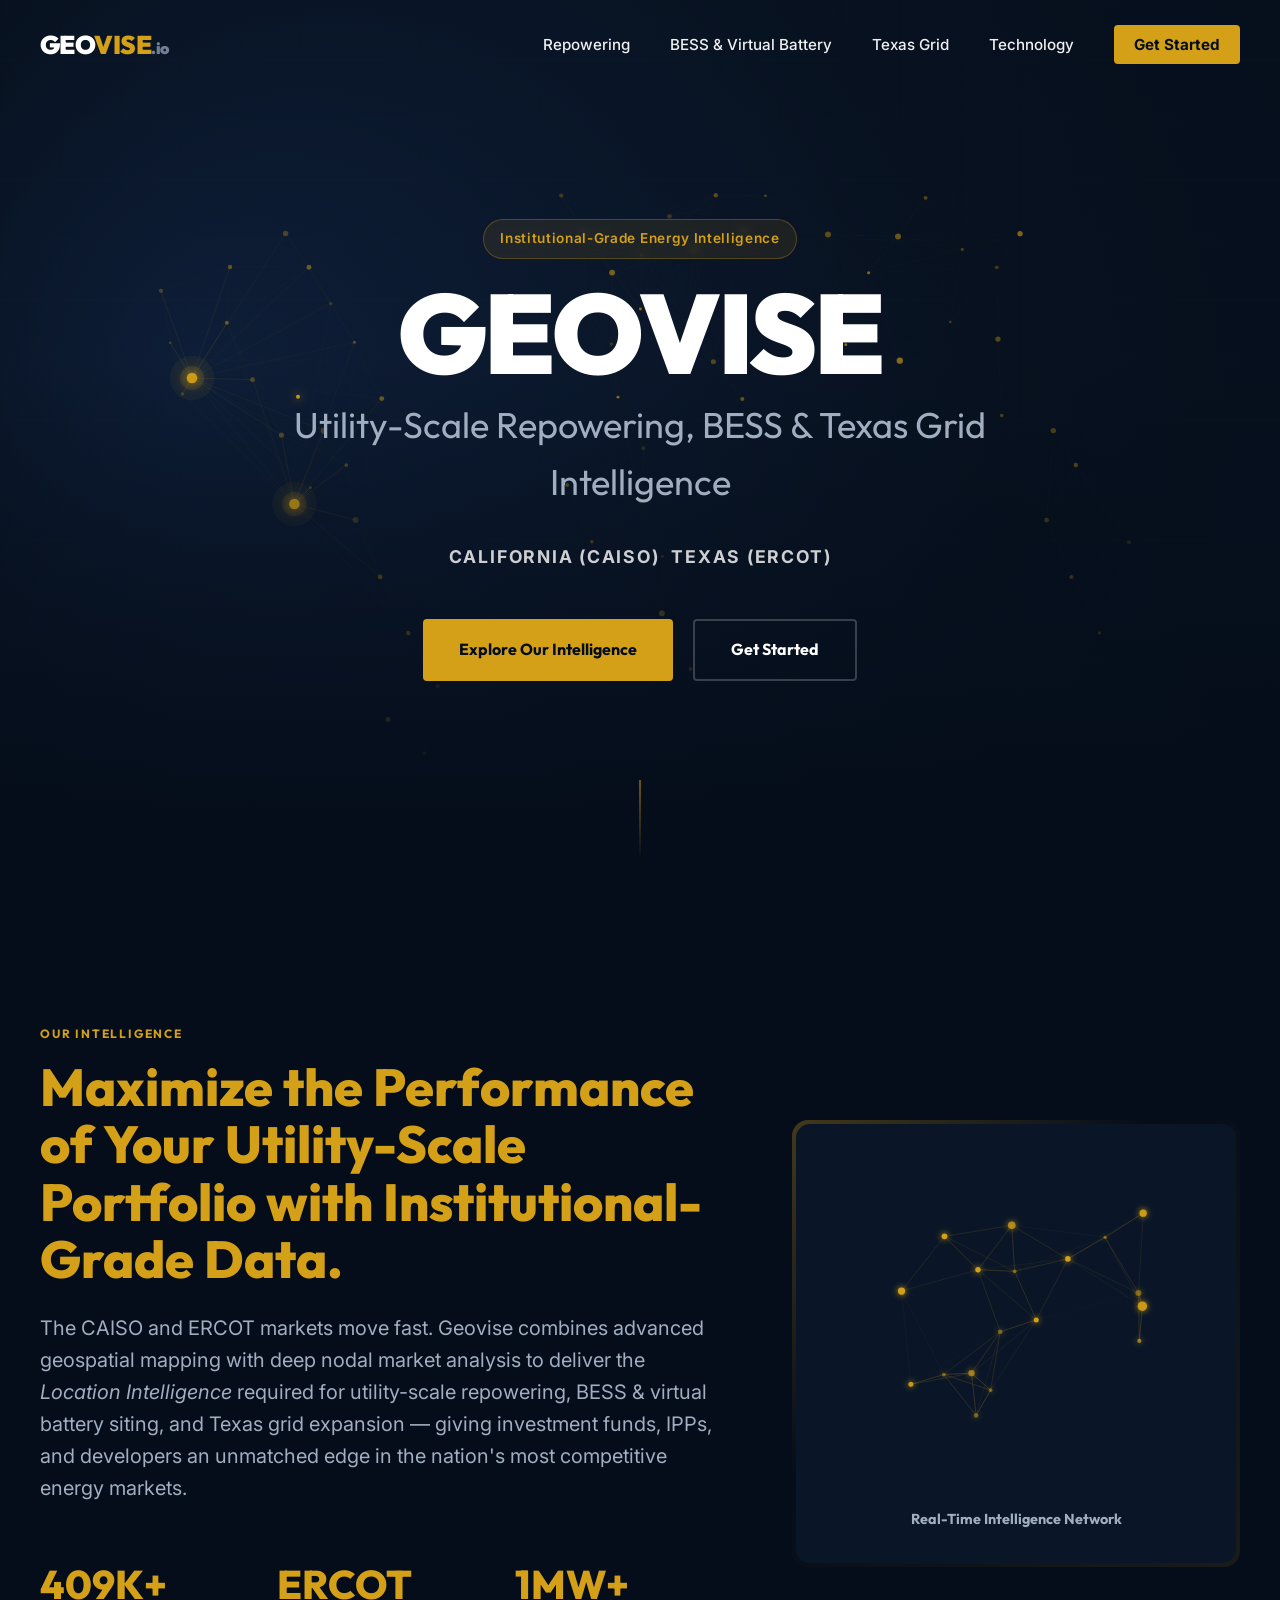
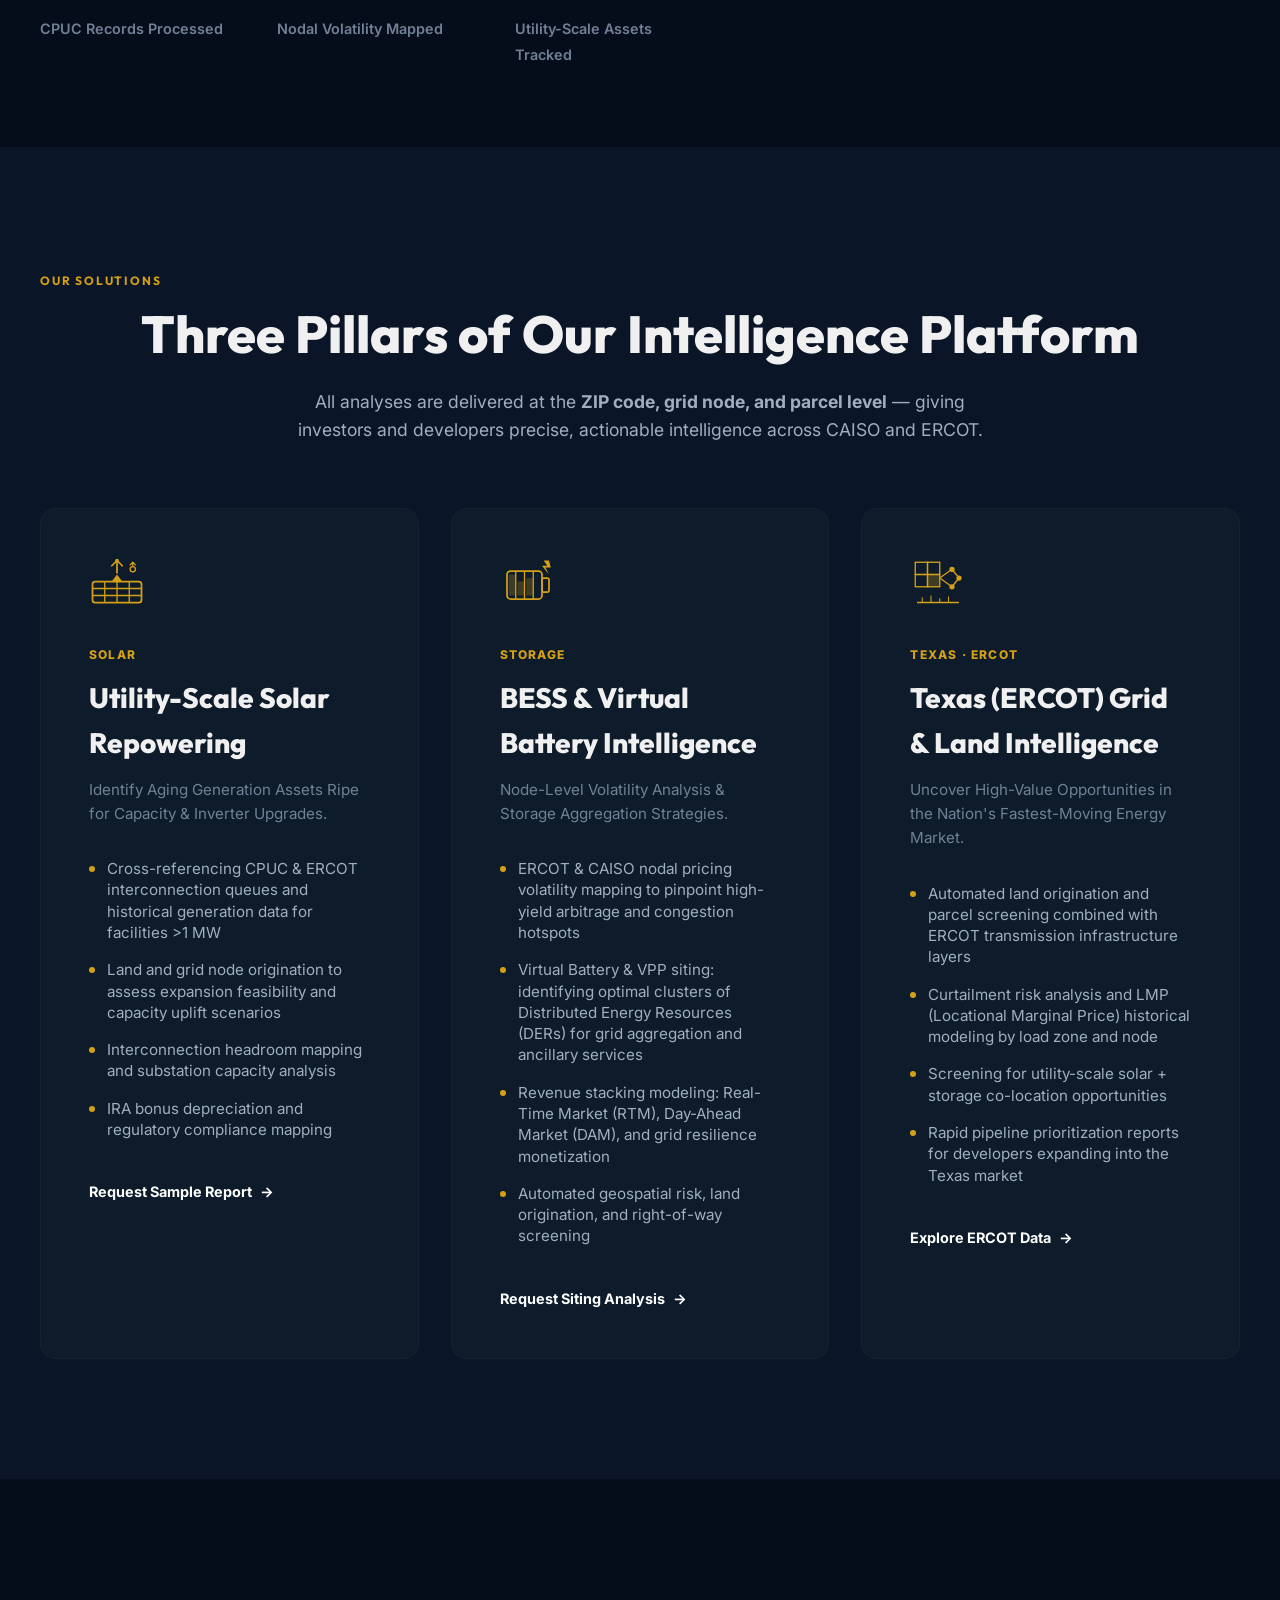
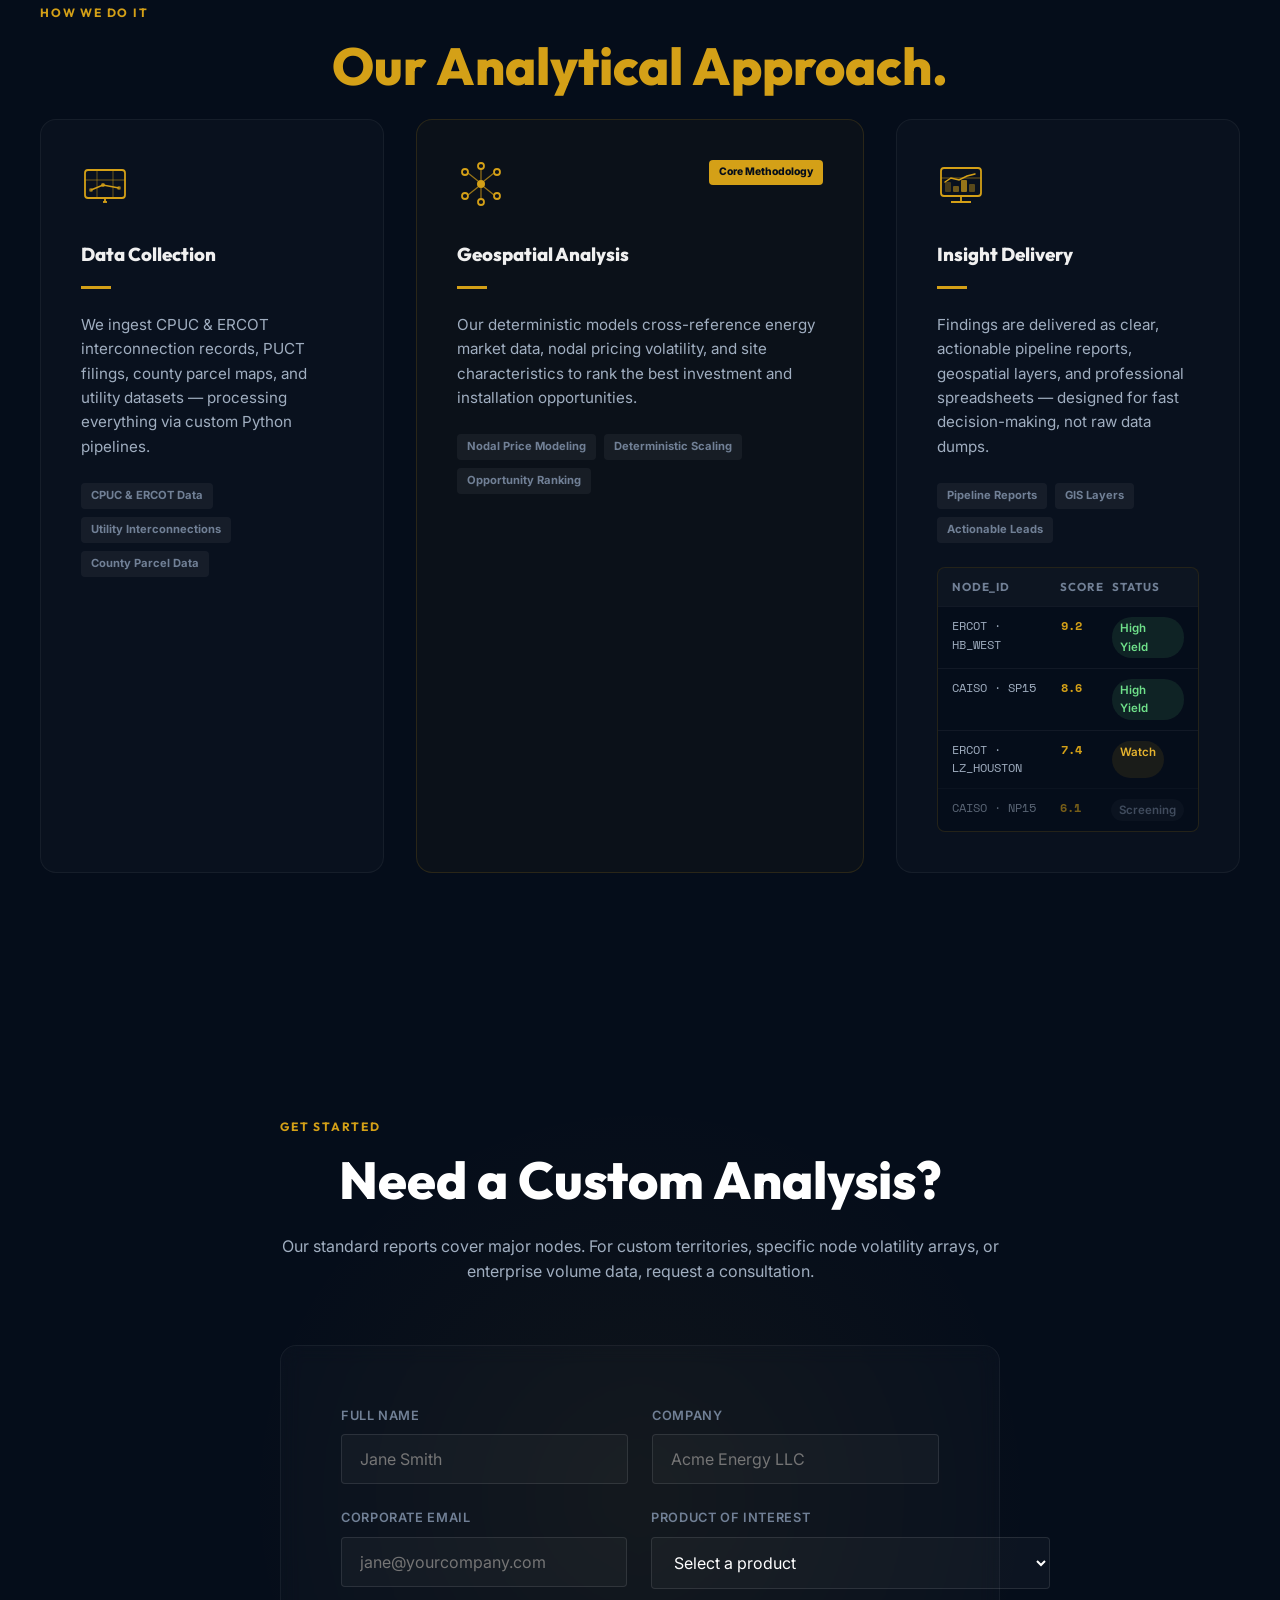
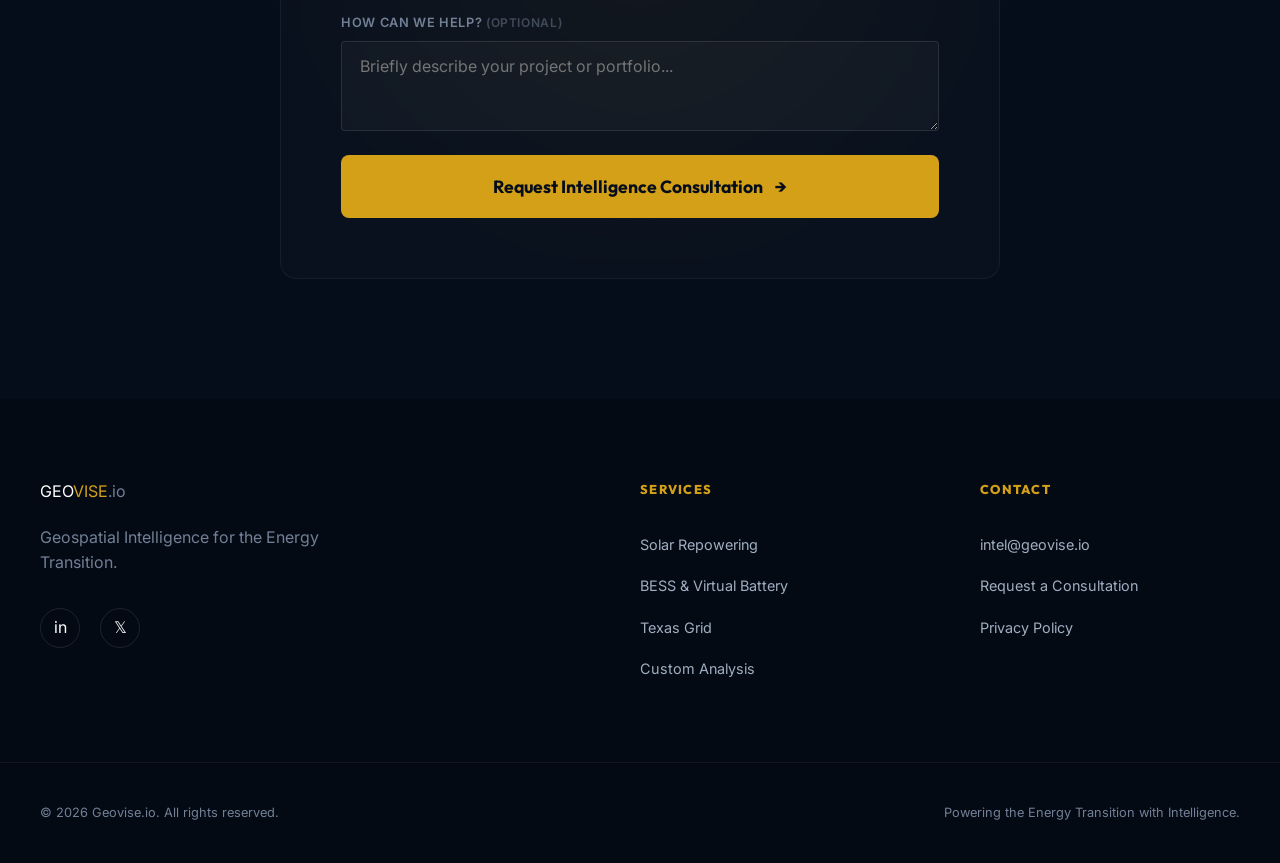
<file: index.html>
<!DOCTYPE html>
<html lang="en">
<head>
  <!-- Google tag (gtag.js) -->
  <script async src="https://www.googletagmanager.com/gtag/js?id=G-W9G2HPWX29"></script>
  <script>
    window.dataLayer = window.dataLayer || [];
    function gtag(){dataLayer.push(arguments);}
    gtag('js', new Date());

    gtag('config', 'G-W9G2HPWX29');
  </script>
  <meta charset="UTF-8" />
  <meta name="viewport" content="width=device-width, initial-scale=1.0" />
  <title>Geovise.io — Utility-Scale Repowering, BESS & Texas Grid Intelligence</title>
  <meta name="description" content="Institutional-grade geospatial and market intelligence for utility-scale repowering, BESS siting, and Texas grid origination across CAISO and ERCOT." />
  <link rel="canonical" href="https://geovise.io/" />
  <link rel="icon" type="image/svg+xml" href="favicon.svg" />

  <meta property="og:type" content="website" />
  <meta property="og:site_name" content="Geovise" />
  <meta property="og:url" content="https://geovise.io/" />
  <meta property="og:title" content="Geovise.io — Utility-Scale Repowering, BESS & Texas Grid Intelligence" />
  <meta property="og:description" content="Institutional-grade geospatial and market intelligence for utility-scale repowering, BESS siting, and Texas grid origination across CAISO and ERCOT." />
  <meta property="og:image" content="https://geovise.io/og-image.png" />
  <meta property="og:image:width" content="1200" />
  <meta property="og:image:height" content="630" />
  <meta name="twitter:card" content="summary_large_image" />
  <meta name="twitter:url" content="https://geovise.io/" />
  <meta name="twitter:title" content="Geovise.io — Utility-Scale Repowering, BESS & Texas Grid Intelligence" />
  <meta name="twitter:description" content="Institutional-grade geospatial and market intelligence for utility-scale repowering, BESS siting, and Texas grid origination across CAISO and ERCOT." />
  <meta name="twitter:image" content="https://geovise.io/og-image.png" />

  <script type="application/ld+json">
  {
    "@context": "https://schema.org",
    "@type": "Organization",
    "name": "Geovise",
    "url": "https://geovise.io/",
    "email": "intel@geovise.io",
    "description": "Institutional-grade geospatial and market intelligence for utility-scale solar repowering, BESS siting, and Texas grid origination across CAISO and ERCOT.",
    "areaServed": ["California", "Texas"],
    "sameAs": []
  }
  </script>

  <link rel="preconnect" href="https://fonts.googleapis.com" />
  <link rel="preconnect" href="https://fonts.gstatic.com" crossorigin />
  <link href="https://fonts.googleapis.com/css2?family=Outfit:wght@400;500;600;700;800;900&family=Inter:wght@400;500;600&family=Space+Mono:wght@400;700&display=swap" rel="stylesheet" />
  <link rel="stylesheet" href="styles.css" />
</head>
<body>

  <!-- ====== NAVBAR ====== -->
  <nav class="navbar" id="navbar">
    <div class="nav-container">
      <div class="nav-logo">
        <span class="logo-geo">GEO</span><span class="logo-vise">VISE</span><span class="logo-dot">.io</span>
      </div>
      <ul class="nav-links">
        <li><a href="repowering.html">Repowering</a></li>
        <li><a href="bess.html">BESS &amp; Virtual Battery</a></li>
        <li><a href="texas.html">Texas Grid</a></li>
        <li><a href="#technology">Technology</a></li>
        <li><a href="#contact" class="nav-cta">Get Started</a></li>
      </ul>
      <button class="nav-hamburger" id="hamburger" aria-label="Toggle menu">
        <span></span><span></span><span></span>
      </button>
    </div>
  </nav>

  <!-- ====== 1. HERO ====== -->
  <section class="hero" id="home">
    <canvas id="heroCanvas"></canvas>
    <div class="hero-overlay"></div>
    <div class="hero-content">
      <div class="hero-badge">Institutional-Grade Energy Intelligence</div>
      <div class="hero-title" role="presentation">GEOVISE</div>
      <h1 class="hero-subtitle">Utility-Scale Repowering, BESS &amp; Texas Grid Intelligence</h1>
      <p class="hero-markets">
        <span class="market-tag">California (CAISO)</span>
        <span class="market-tag">Texas (ERCOT)</span>
      </p>
      <div class="hero-cta-group">
        <a href="#services" class="btn btn-gold" id="hero-cta">Explore Our Intelligence</a>
        <a href="#contact" class="btn btn-outline">Get Started</a>
      </div>
    </div>
    <div class="hero-scroll-indicator">
      <div class="scroll-line"></div>
    </div>
  </section>

  <!-- ====== 2. VALUE PROPOSITION ====== -->
  <section class="value-section" id="value">
    <div class="container">
      <div class="value-grid">
        <div class="value-text">
          <span class="section-label">Our Intelligence</span>
          <h2 class="section-title gold">Maximize the Performance of Your Utility-Scale Portfolio with Institutional-Grade Data.</h2>
          <p class="value-body">
            The CAISO and ERCOT markets move fast. Geovise combines advanced geospatial mapping with deep nodal market analysis to deliver the <em>Location Intelligence</em> required for utility-scale repowering, BESS &amp; virtual battery siting, and Texas grid expansion — giving investment funds, IPPs, and developers an unmatched edge in the nation's most competitive energy markets.
          </p>
          <div class="value-stats">
            <div class="stat-item">
              <span class="stat-number">409K+</span>
              <span class="stat-label">CPUC Records Processed</span>
            </div>
            <div class="stat-item">
              <span class="stat-number">ERCOT</span>
              <span class="stat-label">Nodal Volatility Mapped</span>
            </div>
            <div class="stat-item">
              <span class="stat-number">1MW+</span>
              <span class="stat-label">Utility-Scale Assets<br/>Tracked</span>
            </div>
          </div>
        </div>
        <div class="value-visual">
          <div class="glowing-card">
            <div class="glowing-card-inner">
              <canvas id="miniNetworkCanvas" width="320" height="320"></canvas>
              <div class="glowing-label">Real-Time Intelligence Network</div>
            </div>
          </div>
        </div>
      </div>
    </div>
  </section>

  <!-- ====== 3. PRODUCTS / SERVICES ====== -->
  <section class="services-section" id="services">
    <div class="container">
      <span class="section-label centered">Our Solutions</span>
      <h2 class="section-title centered">Three Pillars of Our Intelligence Platform</h2>
      <p class="services-intro">All analyses are delivered at the <strong>ZIP code, grid node, and parcel level</strong> — giving investors and developers precise, actionable intelligence across CAISO and ERCOT.</p>
      <div class="services-grid services-grid-3">

        <!-- Card 1: Repowering -->
        <div class="service-card" id="card-repowering">
          <div class="service-card-glow"></div>
          <div class="service-icon">
            <svg viewBox="0 0 64 64" fill="none" xmlns="http://www.w3.org/2000/svg">
              <rect x="4" y="28" width="56" height="24" rx="3" stroke="#D4A017" stroke-width="2"/>
              <line x1="4" y1="36" x2="60" y2="36" stroke="#D4A017" stroke-width="1.5"/>
              <line x1="4" y1="44" x2="60" y2="44" stroke="#D4A017" stroke-width="1.5"/>
              <line x1="18" y1="28" x2="18" y2="52" stroke="#D4A017" stroke-width="1.5"/>
              <line x1="32" y1="28" x2="32" y2="52" stroke="#D4A017" stroke-width="1.5"/>
              <line x1="46" y1="28" x2="46" y2="52" stroke="#D4A017" stroke-width="1.5"/>
              <path d="M32 20 L26 28 L38 28 Z" fill="#D4A017"/>
              <path d="M32 4 L32 18" stroke="#D4A017" stroke-width="2" stroke-linecap="round"/>
              <path d="M26 10 L32 4 L38 10" stroke="#D4A017" stroke-width="2" stroke-linecap="round" stroke-linejoin="round"/>
              <circle cx="32" cy="4" r="2" fill="#D4A017"/>
              <circle cx="50" cy="14" r="3" fill="none" stroke="#D4A017" stroke-width="1.5"/>
              <line x1="50" y1="11" x2="50" y2="6" stroke="#D4A017" stroke-width="1.5"/>
              <path d="M47 9 L50 6 L53 9" stroke="#D4A017" stroke-width="1.5" stroke-linecap="round"/>
            </svg>
          </div>
          <div class="service-tag">Solar</div>
          <h3 class="service-title">Utility-Scale Solar Repowering</h3>
          <p class="service-subtitle">Identify Aging Generation Assets Ripe for Capacity &amp; Inverter Upgrades.</p>
          <ul class="service-list">
            <li>
              <span class="list-dot"></span>
              Cross-referencing CPUC &amp; ERCOT interconnection queues and historical generation data for facilities &gt;1 MW
            </li>
            <li>
              <span class="list-dot"></span>
              Land and grid node origination to assess expansion feasibility and capacity uplift scenarios
            </li>
            <li>
              <span class="list-dot"></span>
              Interconnection headroom mapping and substation capacity analysis
            </li>
            <li>
              <span class="list-dot"></span>
              IRA bonus depreciation and regulatory compliance mapping
            </li>
          </ul>
          <a href="repowering.html" class="service-cta">Request Sample Report <span>→</span></a>
        </div>

        <!-- Card 2: BESS -->
        <div class="service-card" id="card-bess">
          <div class="service-card-glow"></div>
          <div class="service-icon">
            <svg viewBox="0 0 64 64" fill="none" xmlns="http://www.w3.org/2000/svg">
              <rect x="8" y="16" width="40" height="32" rx="4" stroke="#D4A017" stroke-width="2"/>
              <rect x="48" y="24" width="8" height="16" rx="2" stroke="#D4A017" stroke-width="2"/>
              <line x1="18" y1="16" x2="18" y2="48" stroke="#D4A017" stroke-width="1.5"/>
              <line x1="28" y1="16" x2="28" y2="48" stroke="#D4A017" stroke-width="1.5"/>
              <line x1="38" y1="16" x2="38" y2="48" stroke="#D4A017" stroke-width="1.5"/>
              <rect x="10" y="20" width="8" height="24" rx="1" fill="#D4A017" fill-opacity="0.25"/>
              <rect x="20" y="28" width="8" height="16" rx="1" fill="#D4A017" fill-opacity="0.25"/>
              <rect x="30" y="24" width="8" height="20" rx="1" fill="#D4A017" fill-opacity="0.25"/>
              <path d="M56 4 L50 4 L54 10 L48 10 L56 20 L52 12 L58 12 Z" fill="#D4A017"/>
            </svg>
          </div>
          <div class="service-tag">Storage</div>
          <h3 class="service-title">BESS &amp; Virtual Battery Intelligence</h3>
          <p class="service-subtitle">Node-Level Volatility Analysis &amp; Storage Aggregation Strategies.</p>
          <ul class="service-list">
            <li>
              <span class="list-dot"></span>
              ERCOT &amp; CAISO nodal pricing volatility mapping to pinpoint high-yield arbitrage and congestion hotspots
            </li>
            <li>
              <span class="list-dot"></span>
              Virtual Battery &amp; VPP siting: identifying optimal clusters of Distributed Energy Resources (DERs) for grid aggregation and ancillary services
            </li>
            <li>
              <span class="list-dot"></span>
              Revenue stacking modeling: Real-Time Market (RTM), Day-Ahead Market (DAM), and grid resilience monetization
            </li>
            <li>
              <span class="list-dot"></span>
              Automated geospatial risk, land origination, and right-of-way screening
            </li>
          </ul>
          <a href="bess.html" class="service-cta">Request Siting Analysis <span>→</span></a>
        </div>

        <!-- Card 3: Texas Grid -->
        <div class="service-card" id="card-texas">
          <div class="service-card-glow"></div>
          <div class="service-icon">
            <svg viewBox="0 0 64 64" fill="none" xmlns="http://www.w3.org/2000/svg">
              <rect x="6" y="6" width="14" height="14" stroke="#D4A017" stroke-width="1.5"/>
              <rect x="20" y="6" width="14" height="14" stroke="#D4A017" stroke-width="1.5"/>
              <rect x="6" y="20" width="14" height="14" stroke="#D4A017" stroke-width="1.5"/>
              <rect x="20" y="20" width="14" height="14" fill="#D4A017" fill-opacity="0.25" stroke="#D4A017" stroke-width="1.5"/>
              <circle cx="48" cy="14" r="3" fill="#D4A017"/>
              <circle cx="48" cy="34" r="3" fill="#D4A017"/>
              <circle cx="56" cy="24" r="3" fill="#D4A017"/>
              <line x1="48" y1="14" x2="56" y2="24" stroke="#D4A017" stroke-width="1.5"/>
              <line x1="48" y1="34" x2="56" y2="24" stroke="#D4A017" stroke-width="1.5"/>
              <line x1="34" y1="24" x2="48" y2="14" stroke="#D4A017" stroke-width="1.5"/>
              <line x1="34" y1="24" x2="48" y2="34" stroke="#D4A017" stroke-width="1.5"/>
              <path d="M8 52 L56 52" stroke="#D4A017" stroke-width="1.5"/>
              <path d="M14 52 L14 46 M24 52 L24 44 M34 52 L34 47 M44 52 L44 45" stroke="#D4A017" stroke-width="1.2"/>
            </svg>
          </div>
          <div class="service-tag">Texas · ERCOT</div>
          <h3 class="service-title">Texas (ERCOT) Grid &amp; Land Intelligence</h3>
          <p class="service-subtitle">Uncover High-Value Opportunities in the Nation's Fastest-Moving Energy Market.</p>
          <ul class="service-list">
            <li>
              <span class="list-dot"></span>
              Automated land origination and parcel screening combined with ERCOT transmission infrastructure layers
            </li>
            <li>
              <span class="list-dot"></span>
              Curtailment risk analysis and LMP (Locational Marginal Price) historical modeling by load zone and node
            </li>
            <li>
              <span class="list-dot"></span>
              Screening for utility-scale solar + storage co-location opportunities
            </li>
            <li>
              <span class="list-dot"></span>
              Rapid pipeline prioritization reports for developers expanding into the Texas market
            </li>
          </ul>
          <a href="texas.html" class="service-cta">Explore ERCOT Data <span>→</span></a>
        </div>

      </div>
    </div>
  </section>


  <!-- ====== 5. TECHNOLOGY ====== -->
  <section class="tech-section" id="technology">
    <div class="container">
      <span class="section-label centered">How We Do It</span>
      <h2 class="section-title gold centered">Our Analytical Approach.</h2>
      <div class="tech-grid">

        <div class="tech-box" id="tech-1">
          <div class="tech-icon-wrap">
            <svg viewBox="0 0 48 48" fill="none">
              <rect x="4" y="10" width="40" height="28" rx="3" stroke="#D4A017" stroke-width="1.8"/>
              <line x1="4" y1="20" x2="44" y2="20" stroke="#D4A017" stroke-width="1.2" opacity="0.5"/>
              <line x1="16" y1="10" x2="16" y2="38" stroke="#D4A017" stroke-width="1.2" opacity="0.4"/>
              <line x1="32" y1="10" x2="32" y2="38" stroke="#D4A017" stroke-width="1.2" opacity="0.4"/>
              <circle cx="10" cy="30" r="2" fill="#D4A017" opacity="0.6"/>
              <circle cx="22" cy="25" r="2" fill="#D4A017" opacity="0.8"/>
              <circle cx="38" cy="28" r="2" fill="#D4A017" opacity="0.6"/>
              <path d="M10 30 L22 25 L38 28" stroke="#D4A017" stroke-width="1.4" stroke-linecap="round"/>
              <line x1="22" y1="42" x2="26" y2="42" stroke="#D4A017" stroke-width="1.8"/>
              <line x1="24" y1="38" x2="24" y2="42" stroke="#D4A017" stroke-width="1.8"/>
            </svg>
          </div>
          <h3 class="tech-title">Data Collection</h3>
          <div class="tech-divider"></div>
          <p class="tech-body">We ingest CPUC &amp; ERCOT interconnection records, PUCT filings, county parcel maps, and utility datasets — processing everything via custom Python pipelines.</p>
          <ul class="tech-tags">
            <li>CPUC &amp; ERCOT Data</li>
            <li>Utility Interconnections</li>
            <li>County Parcel Data</li>
          </ul>
        </div>

        <div class="tech-box featured" id="tech-2">
          <div class="tech-icon-wrap">
            <svg viewBox="0 0 48 48" fill="none">
              <circle cx="24" cy="24" r="4" fill="#D4A017"/>
              <circle cx="8" cy="12" r="3" stroke="#D4A017" stroke-width="1.8"/>
              <circle cx="40" cy="12" r="3" stroke="#D4A017" stroke-width="1.8"/>
              <circle cx="8" cy="36" r="3" stroke="#D4A017" stroke-width="1.8"/>
              <circle cx="40" cy="36" r="3" stroke="#D4A017" stroke-width="1.8"/>
              <circle cx="24" cy="6" r="3" stroke="#D4A017" stroke-width="1.8"/>
              <circle cx="24" cy="42" r="3" stroke="#D4A017" stroke-width="1.8"/>
              <line x1="11" y1="13" x2="21" y2="21" stroke="#D4A017" stroke-width="1.2" opacity="0.7"/>
              <line x1="37" y1="13" x2="27" y2="21" stroke="#D4A017" stroke-width="1.2" opacity="0.7"/>
              <line x1="11" y1="35" x2="21" y2="27" stroke="#D4A017" stroke-width="1.2" opacity="0.7"/>
              <line x1="37" y1="35" x2="27" y2="27" stroke="#D4A017" stroke-width="1.2" opacity="0.7"/>
              <line x1="24" y1="9" x2="24" y2="20" stroke="#D4A017" stroke-width="1.2" opacity="0.7"/>
              <line x1="24" y1="28" x2="24" y2="39" stroke="#D4A017" stroke-width="1.2" opacity="0.7"/>
            </svg>
          </div>
          <div class="tech-featured-badge">Core Methodology</div>
          <h3 class="tech-title">Geospatial Analysis</h3>
          <div class="tech-divider"></div>
          <p class="tech-body">Our deterministic models cross-reference energy market data, nodal pricing volatility, and site characteristics to rank the best investment and installation opportunities.</p>
          <ul class="tech-tags">
            <li>Nodal Price Modeling</li>
            <li>Deterministic Scaling</li>
            <li>Opportunity Ranking</li>
          </ul>
        </div>

        <div class="tech-box" id="tech-3">
          <div class="tech-icon-wrap">
            <svg viewBox="0 0 48 48" fill="none">
              <rect x="4" y="8" width="40" height="28" rx="3" stroke="#D4A017" stroke-width="1.8"/>
              <line x1="4" y1="18" x2="44" y2="18" stroke="#D4A017" stroke-width="1.2" opacity="0.5"/>
              <rect x="8" y="22" width="6" height="10" rx="1" fill="#D4A017" fill-opacity="0.3"/>
              <rect x="16" y="26" width="6" height="6" rx="1" fill="#D4A017" fill-opacity="0.5"/>
              <rect x="24" y="20" width="6" height="12" rx="1" fill="#D4A017" fill-opacity="0.7"/>
              <rect x="32" y="24" width="6" height="8" rx="1" fill="#D4A017" fill-opacity="0.4"/>
              <path d="M8 22 L14 18 L22 20 L30 16 L38 14" stroke="#D4A017" stroke-width="1.5" stroke-linecap="round"/>
              <line x1="20" y1="36" x2="28" y2="36" stroke="#D4A017" stroke-width="1.8"/>
              <line x1="24" y1="36" x2="24" y2="42" stroke="#D4A017" stroke-width="1.8"/>
              <line x1="14" y1="42" x2="34" y2="42" stroke="#D4A017" stroke-width="2"/>
            </svg>
          </div>
          <h3 class="tech-title">Insight Delivery</h3>
          <div class="tech-divider"></div>
          <p class="tech-body">Findings are delivered as clear, actionable pipeline reports, geospatial layers, and professional spreadsheets — designed for fast decision-making, not raw data dumps.</p>
          <ul class="tech-tags">
            <li>Pipeline Reports</li>
            <li>GIS Layers</li>
            <li>Actionable Leads</li>
          </ul>
          <div class="insight-report-mock" aria-hidden="true">
            <div class="report-mock-header">
              <span>NODE_ID</span><span>SCORE</span><span>STATUS</span>
            </div>
            <div class="report-mock-row">
              <span>ERCOT · HB_WEST</span><span class="mock-score">9.2</span><span class="mock-status mock-high">High Yield</span>
            </div>
            <div class="report-mock-row">
              <span>CAISO · SP15</span><span class="mock-score">8.6</span><span class="mock-status mock-high">High Yield</span>
            </div>
            <div class="report-mock-row">
              <span>ERCOT · LZ_HOUSTON</span><span class="mock-score">7.4</span><span class="mock-status mock-med">Watch</span>
            </div>
            <div class="report-mock-row dim">
              <span>CAISO · NP15</span><span class="mock-score">6.1</span><span class="mock-status mock-low">Screening</span>
            </div>
          </div>
        </div>

      </div>
    </div>
  </section>

  <!-- ====== 7. LEAD GEN / CTA ====== -->
  <section class="contact-section" id="contact">
    <div class="contact-bg-glow"></div>
    <div class="container contact-container">
      <div class="contact-header">
        <span class="section-label centered">Get Started</span>
        <h2 class="section-title centered white">Need a Custom Analysis?</h2>
        <p class="contact-subtitle">Our standard reports cover major nodes. For custom territories, specific node volatility arrays, or enterprise volume data, request a consultation.</p>
      </div>
      <form class="contact-form" id="contactForm" novalidate>
        <div class="form-row">
          <div class="form-group">
            <label for="fullName">Full Name</label>
            <input type="text" id="fullName" name="fullName" placeholder="Jane Smith" required />
          </div>
          <div class="form-group">
            <label for="company">Company</label>
            <input type="text" id="company" name="company" placeholder="Acme Energy LLC" required />
          </div>
        </div>
        <div class="form-row">
          <div class="form-group">
            <label for="email">Corporate Email</label>
            <input type="email" id="email" name="email" placeholder="jane@yourcompany.com" required />
          </div>
          <div class="form-group">
            <label for="product">Product of Interest</label>
            <select id="product" name="product" required>
              <option value="" disabled selected>Select a product</option>
              <option value="Utility-Scale Solar Repowering Intelligence">Utility-Scale Solar Repowering Intelligence</option>
              <option value="BESS & Virtual Battery Siting (CAISO / ERCOT)">BESS &amp; Virtual Battery Siting (CAISO / ERCOT)</option>
              <option value="Texas (ERCOT) Land & Node Origination">Texas (ERCOT) Land &amp; Node Origination</option>
              <option value="Custom Territory / GIS Analysis">Custom Territory / GIS Analysis</option>
              <option value="Enterprise / Data-as-a-Service (DaaS)">Enterprise / Data-as-a-Service (DaaS)</option>
              <option value="Partnership Inquiry">Partnership Inquiry</option>
            </select>
          </div>
        </div>
        <div class="form-group full-width">
          <label for="message">How Can We Help? <span class="optional">(Optional)</span></label>
          <textarea id="message" name="message" rows="3" placeholder="Briefly describe your project or portfolio..."></textarea>
        </div>
        <button type="submit" class="btn btn-gold btn-large" id="submitBtn">
          Request Intelligence Consultation
          <span class="btn-arrow">→</span>
        </button>
      </form>
      <div class="form-success" id="formSuccess">
        <div class="success-icon">✦</div>
        <h3>Request Received</h3>
        <p>Our intelligence team will reach out within 24 hours.</p>
      </div>
    </div>
  </section>

  <!-- ====== 8. FOOTER ====== -->
  <footer class="footer" id="footer">
    <div class="footer-top">
      <div class="container footer-grid">
        <div class="footer-brand">
          <div class="footer-logo">
            <span class="logo-geo">GEO</span><span class="logo-vise">VISE</span><span class="logo-dot">.io</span>
          </div>
          <p class="footer-tagline">Geospatial Intelligence for the Energy Transition.</p>
          <div class="footer-socials">
            <a href="#" aria-label="LinkedIn" class="social-link">in</a>
            <a href="#" aria-label="Twitter/X" class="social-link">𝕏</a>
          </div>
        </div>
        <div class="footer-col">
          <h5 class="footer-heading">Services</h5>
          <ul>
            <li><a href="repowering.html">Solar Repowering</a></li>
            <li><a href="bess.html">BESS &amp; Virtual Battery</a></li>
            <li><a href="texas.html">Texas Grid</a></li>
            <li><a href="#contact">Custom Analysis</a></li>
          </ul>
        </div>

        <div class="footer-col">
          <h5 class="footer-heading">Contact</h5>
          <ul>
            <li><a href="mailto:intel@geovise.io">intel@geovise.io</a></li>
            <li><a href="#contact">Request a Consultation</a></li>
            <li><a href="#">Privacy Policy</a></li>
          </ul>
        </div>
      </div>
    </div>
    <div class="footer-bottom">
      <div class="container footer-bottom-inner">
        <span>© 2026 Geovise.io. All rights reserved.</span>
        <span>Powering the Energy Transition with Intelligence.</span>
      </div>
    </div>
  </footer>

  <script src="main.js"></script>
</body>
</html>
</file>
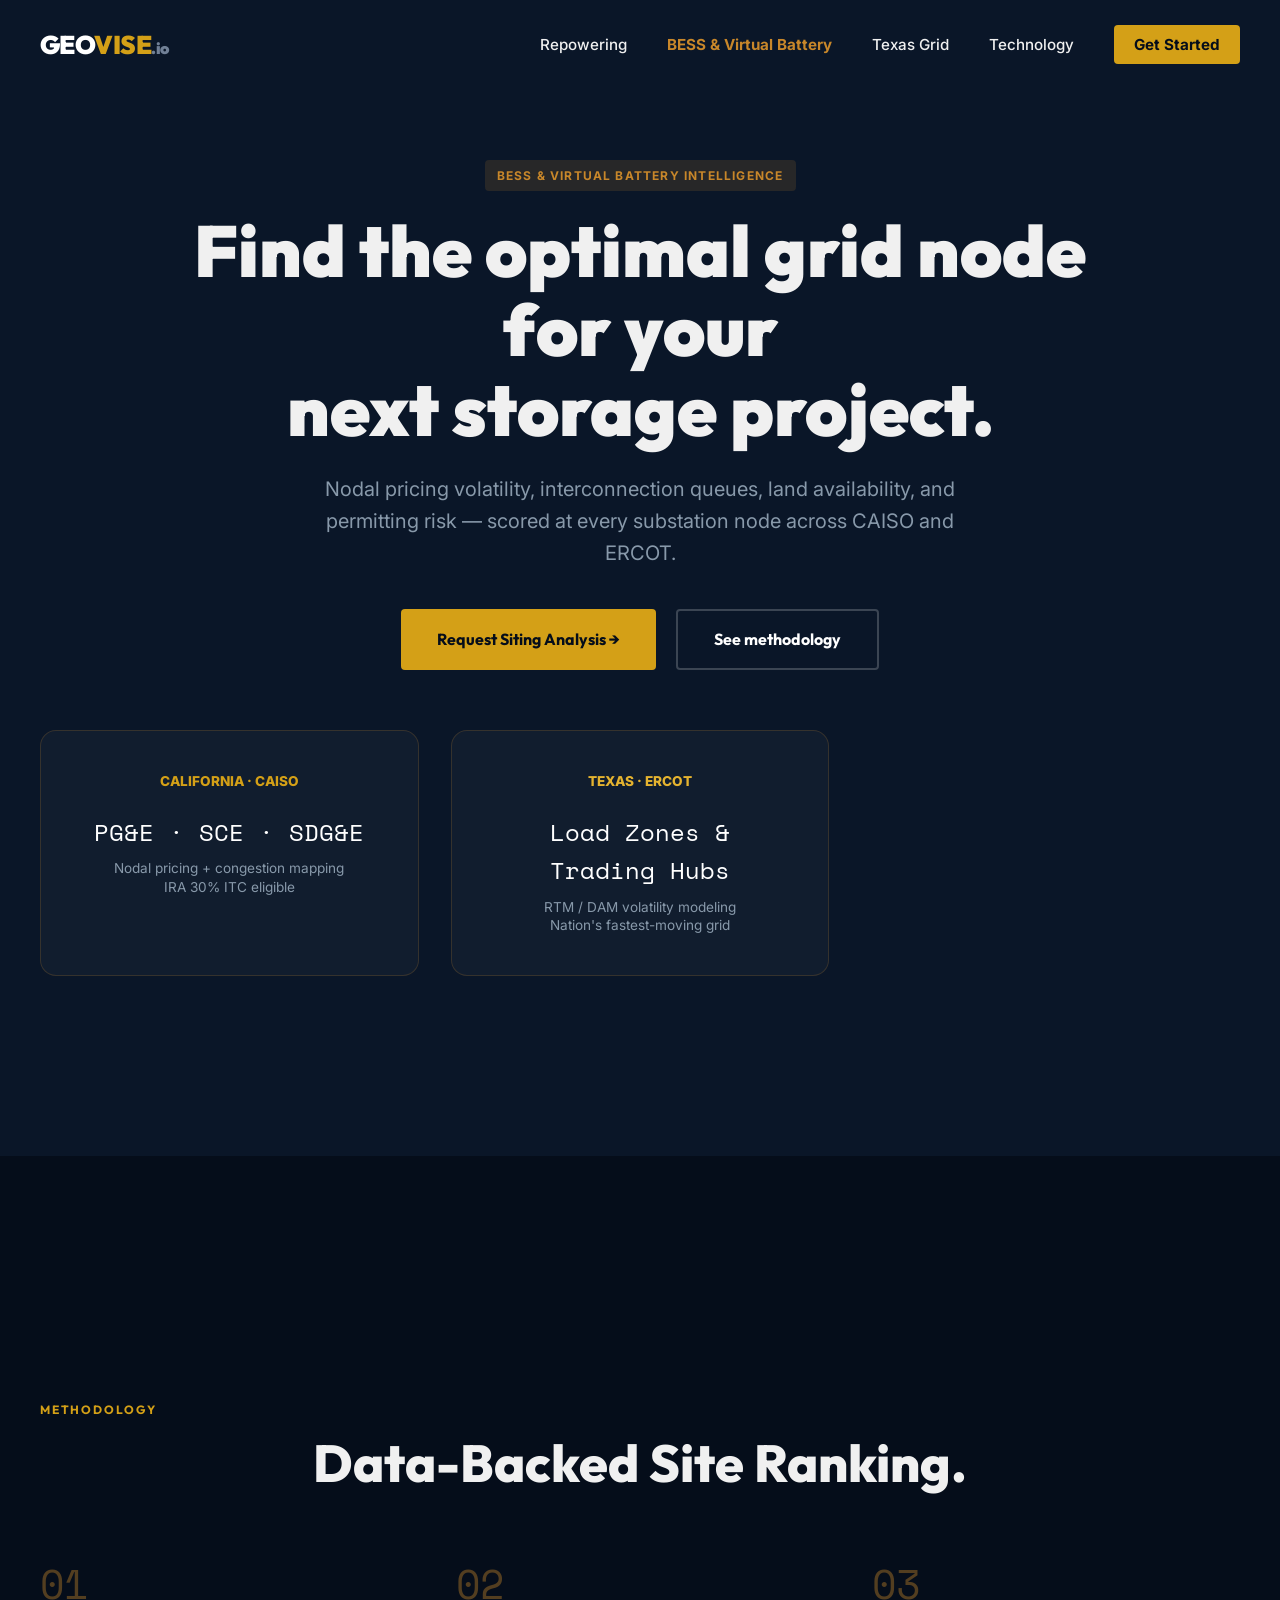
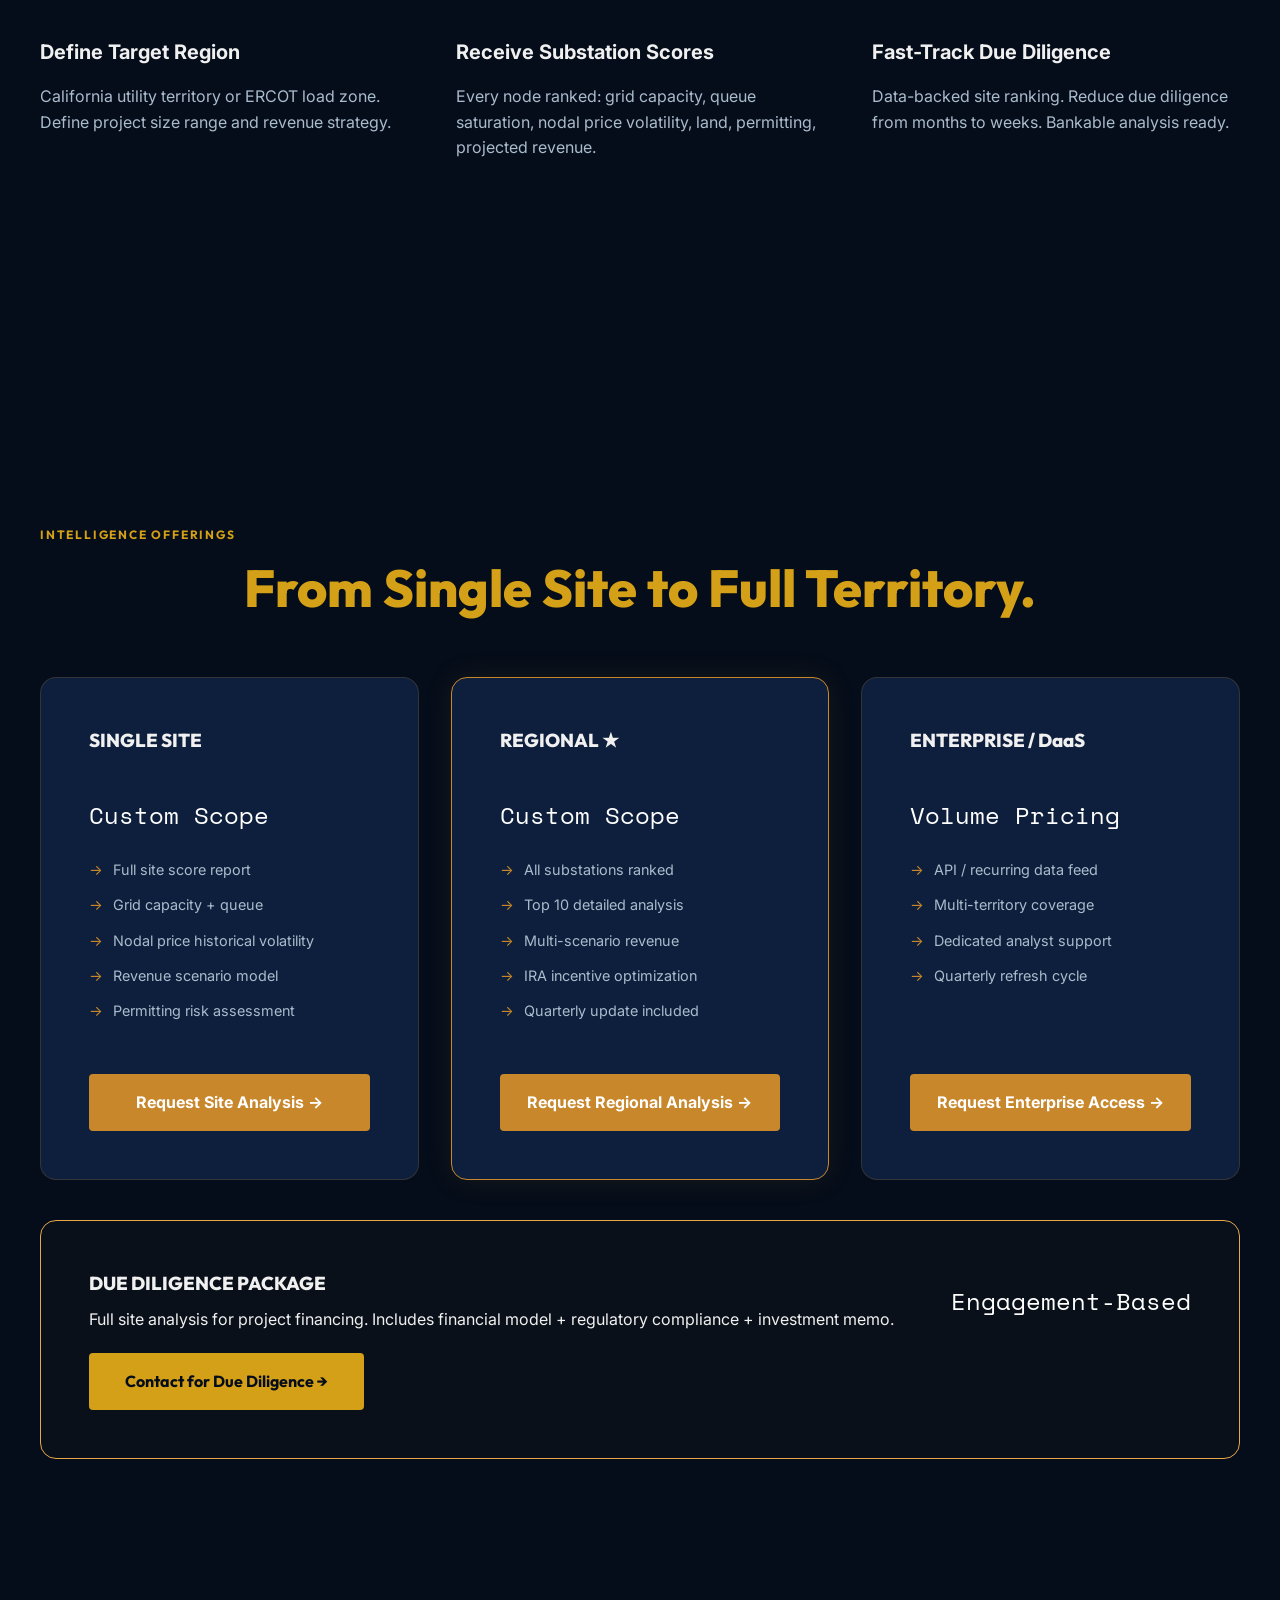
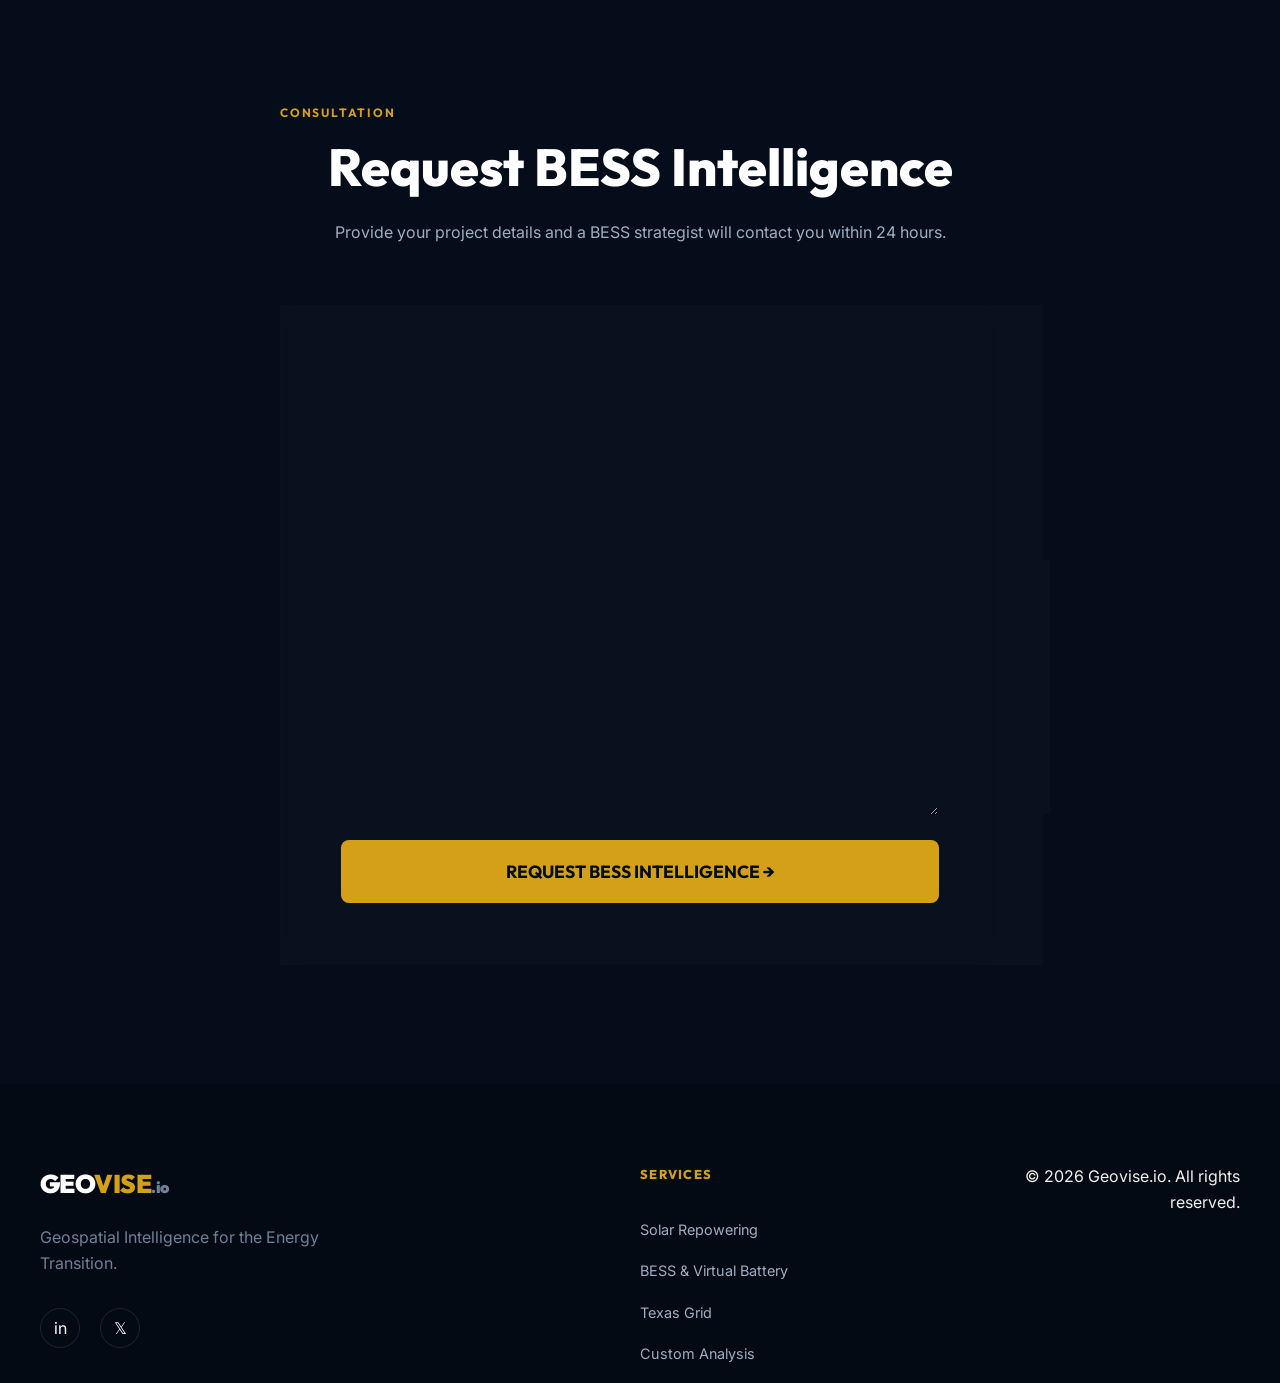
<file: bess.html>
<!DOCTYPE html>
<html lang="en">
<head>
  <!-- Google tag (gtag.js) -->
  <script async src="https://www.googletagmanager.com/gtag/js?id=G-W9G2HPWX29"></script>
  <script>
    window.dataLayer = window.dataLayer || [];
    function gtag(){dataLayer.push(arguments);}
    gtag('js', new Date());

    gtag('config', 'G-W9G2HPWX29');
  </script>
  <meta charset="UTF-8" />
  <meta name="viewport" content="width=device-width, initial-scale=1.0" />
  <title>Geovise.io — BESS & Virtual Battery Intelligence</title>
  <meta name="description" content="Node-level volatility analysis and storage aggregation strategy across CAISO and ERCOT. Find the optimal grid node for your next BESS or virtual battery project." />
  <link rel="canonical" href="https://geovise.io/bess.html" />
  <link rel="icon" type="image/svg+xml" href="favicon.svg" />

  <meta property="og:type" content="website" />
  <meta property="og:site_name" content="Geovise" />
  <meta property="og:url" content="https://geovise.io/bess.html" />
  <meta property="og:title" content="Geovise.io — BESS & Virtual Battery Intelligence" />
  <meta property="og:description" content="Node-level volatility analysis and storage aggregation strategy across CAISO and ERCOT. Find the optimal grid node for your next BESS or virtual battery project." />
  <meta property="og:image" content="https://geovise.io/og-image.png" />
  <meta name="twitter:card" content="summary_large_image" />

  <script type="application/ld+json">
  {
    "@context": "https://schema.org",
    "@type": "Service",
    "serviceType": "BESS & Virtual Battery Siting Intelligence",
    "provider": { "@type": "Organization", "name": "Geovise", "url": "https://geovise.io/" },
    "areaServed": ["California", "Texas"],
    "description": "Node-level volatility analysis and storage aggregation strategy across CAISO and ERCOT."
  }
  </script>

  <link rel="preconnect" href="https://fonts.googleapis.com" />
  <link rel="preconnect" href="https://fonts.gstatic.com" crossorigin />
  <link href="https://fonts.googleapis.com/css2?family=Outfit:wght@400;500;600;700;800;900&family=Inter:wght@400;500;600&family=Space+Mono:wght@400;700&display=swap" rel="stylesheet" />
  <link rel="stylesheet" href="styles.css" />
</head>
<body class="subpage">

  <!-- ====== NAVBAR ====== -->
  <nav class="navbar scrolled" id="navbar">
    <div class="nav-container">
      <a href="index.html" class="nav-logo" style="text-decoration: none;">
        <span class="logo-geo">GEO</span><span class="logo-vise">VISE</span><span class="logo-dot">.io</span>
      </a>
      <ul class="nav-links">
        <li><a href="repowering.html">Repowering</a></li>
        <li><a href="bess.html" class="active">BESS &amp; Virtual Battery</a></li>
        <li><a href="texas.html">Texas Grid</a></li>
        <li><a href="index.html#technology">Technology</a></li>
        <li><a href="#contact" class="nav-cta">Get Started</a></li>
      </ul>
      <button class="nav-hamburger" id="hamburger" aria-label="Toggle menu">
        <span></span><span></span><span></span>
      </button>
    </div>
  </nav>

  <!-- ====== HERO ====== -->
  <header class="subpage-hero">
    <div class="container">
      <span class="sub-tag">BESS &amp; VIRTUAL BATTERY INTELLIGENCE</span>
      <h1 class="sub-title">Find the optimal grid node for your<br>next storage project.</h1>
      <p class="sub-subtitle">Nodal pricing volatility, interconnection queues, land availability, and permitting risk — scored at every substation node across CAISO and ERCOT.</p>
      <div class="hero-cta-group">
        <a href="#contact" class="btn btn-gold">Request Siting Analysis →</a>
        <a href="#how-it-works" class="btn btn-outline">See methodology</a>
      </div>

      <div class="urgency-grid" style="margin-top: 60px;">
        <div class="urgency-card">
          <span class="urgency-label urgency-caiso">CALIFORNIA · CAISO</span>
          <div class="urgency-year">PG&amp;E · SCE · SDG&amp;E</div>
          <p class="stat-desc">Nodal pricing + congestion mapping<br>IRA 30% ITC eligible</p>
        </div>
        <div class="urgency-card">
          <span class="urgency-label urgency-ercot">TEXAS · ERCOT</span>
          <div class="urgency-year">Load Zones &amp; Trading Hubs</div>
          <p class="stat-desc">RTM / DAM volatility modeling<br>Nation's fastest-moving grid</p>
        </div>
      </div>
    </div>
  </header>

  <!-- ====== HOW IT WORKS ====== -->
  <section class="how-it-works-sub" id="how-it-works">
    <div class="container">
      <span class="section-label centered">Methodology</span>
      <h2 class="section-title centered">Data-Backed Site Ranking.</h2>
      <div class="step-grid">
        <div class="step-card">
          <div class="step-num">01</div>
          <div class="step-body">
            <h4>Define Target Region</h4>
            <p>California utility territory or ERCOT load zone. Define project size range and revenue strategy.</p>
          </div>
        </div>
        <div class="step-card">
          <div class="step-num">02</div>
          <div class="step-body">
            <h4>Receive Substation Scores</h4>
            <p>Every node ranked: grid capacity, queue saturation, nodal price volatility, land, permitting, projected revenue.</p>
          </div>
        </div>
        <div class="step-card">
          <div class="step-num">03</div>
          <div class="step-body">
            <h4>Fast-Track Due Diligence</h4>
            <p>Data-backed site ranking. Reduce due diligence from months to weeks. Bankable analysis ready.</p>
          </div>
        </div>
      </div>
    </div>
  </section>

  <!-- ====== INTELLIGENCE OFFERINGS ====== -->
  <section class="pricing-section" id="offerings">
    <div class="container">
      <span class="section-label centered">Intelligence Offerings</span>
      <h2 class="section-title centered gold">From Single Site to Full Territory.</h2>
      <div class="pricing-grid">
        <!-- Site -->
        <div class="pricing-card">
          <h3 class="tech-title">SINGLE SITE</h3>
          <div class="price-tag" style="font-size: 1.5rem;">Custom Scope</div>
          <ul class="price-feat">
            <li>Full site score report</li>
            <li>Grid capacity + queue</li>
            <li>Nodal price historical volatility</li>
            <li>Revenue scenario model</li>
            <li>Permitting risk assessment</li>
          </ul>
          <a href="#contact" class="stripe-btn">Request Site Analysis →</a>
        </div>
        <!-- Regional -->
        <div class="pricing-card featured">
          <h3 class="tech-title">REGIONAL ★</h3>
          <div class="price-tag" style="font-size: 1.5rem;">Custom Scope</div>
          <ul class="price-feat">
            <li>All substations ranked</li>
            <li>Top 10 detailed analysis</li>
            <li>Multi-scenario revenue</li>
            <li>IRA incentive optimization</li>
            <li>Quarterly update included</li>
          </ul>
          <a href="#contact" class="stripe-btn">Request Regional Analysis →</a>
        </div>
        <!-- Enterprise -->
        <div class="pricing-card">
          <h3 class="tech-title">ENTERPRISE / DaaS</h3>
          <div class="price-tag" style="font-size: 1.5rem;">Volume Pricing</div>
          <ul class="price-feat">
            <li>API / recurring data feed</li>
            <li>Multi-territory coverage</li>
            <li>Dedicated analyst support</li>
            <li>Quarterly refresh cycle</li>
          </ul>
          <a href="#contact" class="stripe-btn">Request Enterprise Access →</a>
        </div>
      </div>

      <div class="pricing-card" style="margin-top: 40px; border-color: var(--gold-light); background: rgba(200, 135, 42, 0.02);">
        <div style="display: flex; justify-content: space-between; align-items: center; flex-wrap: wrap; gap: 20px;">
          <div>
            <h3 class="tech-title" style="margin-bottom: 8px;">DUE DILIGENCE PACKAGE</h3>
            <p class="gray-light">Full site analysis for project financing. Includes financial model + regulatory compliance + investment memo.</p>
          </div>
          <div class="price-tag" style="margin: 0; font-size: 1.5rem;">Engagement-Based</div>
          <a href="#contact" class="btn btn-gold">Contact for Due Diligence →</a>
        </div>
      </div>
    </div>
  </section>

  <!-- ====== BESS CONTACT FORM ====== -->
  <section class="contact-section" id="contact">
    <div class="container contact-container">
      <div class="contact-header">
        <span class="section-label centered">Consultation</span>
        <h2 class="section-title centered white">Request BESS Intelligence</h2>
        <p class="contact-subtitle">Provide your project details and a BESS strategist will contact you within 24 hours.</p>
      </div>
      <form class="contact-form" id="bessForm" novalidate>
        <div class="form-row">
          <div class="form-group">
            <label for="fullName">Full Name</label>
            <input type="text" id="fullName" name="fullName" placeholder="Jane Smith" required />
          </div>
          <div class="form-group">
            <label for="company">Company</label>
            <input type="text" id="company" name="company" placeholder="Acme Energy LLC" required />
          </div>
        </div>
        <div class="form-row">
          <div class="form-group">
            <label for="email">Corporate Email</label>
            <input type="email" id="email" name="email" placeholder="jane@yourcompany.com" required />
          </div>
          <div class="form-group">
            <label for="market">Target Market</label>
            <select id="market" name="market" required>
              <option value="" disabled selected>Select a market</option>
              <option value="CA-PG&E">California (PG&E)</option>
              <option value="CA-SCE">California (SCE)</option>
              <option value="CA-SDG&E">California (SDG&E)</option>
              <option value="ERCOT-North">Texas (ERCOT — North)</option>
              <option value="ERCOT-Houston">Texas (ERCOT — Houston)</option>
              <option value="ERCOT-West">Texas (ERCOT — West)</option>
            </select>
          </div>
        </div>
        <div class="form-row">
          <div class="form-group">
            <label for="product">Product of Interest</label>
            <select id="product" name="product" required>
              <option value="BESS & Virtual Battery Siting (CAISO / ERCOT)" selected>BESS &amp; Virtual Battery Siting (CAISO / ERCOT)</option>
              <option value="Utility-Scale Solar Repowering Intelligence">Utility-Scale Solar Repowering Intelligence</option>
              <option value="Texas (ERCOT) Land & Node Origination">Texas (ERCOT) Land &amp; Node Origination</option>
              <option value="Custom Territory / GIS Analysis">Custom Territory / GIS Analysis</option>
              <option value="Enterprise / Data-as-a-Service (DaaS)">Enterprise / Data-as-a-Service (DaaS)</option>
              <option value="Partnership Inquiry">Partnership Inquiry</option>
            </select>
          </div>
          <div class="form-group">
            <label for="size">Project Size (MW)</label>
            <input type="text" id="size" name="size" placeholder="e.g. 5-10 MW" required />
          </div>
        </div>
        <div class="form-group">
          <label for="message">Project Requirements <span class="optional">(Optional)</span></label>
          <textarea id="message" name="message" rows="4" placeholder="Briefly describe your siting strategy or specific substation nodes..."></textarea>
        </div>
        <button type="submit" class="btn btn-gold btn-large" id="submitBtn">
          REQUEST BESS INTELLIGENCE →
        </button>
      </form>
      <div id="formSuccess" class="form-success">
        <div class="success-icon">✓</div>
        <h2 class="section-title white">Request Received.</h2>
        <p class="gray-light">A BESS specialist will review your requirements and contact you shortly.</p>
        <a href="index.html" class="btn btn-outline" style="margin-top: 32px;">Back to Home</a>
      </div>
    </div>
  </section>

  <!-- ====== FOOTER ====== -->
  <footer class="footer">
    <div class="container footer-grid">
      <div class="footer-brand">
        <a href="index.html" class="nav-logo" style="text-decoration: none;">
          <span class="logo-geo">GEO</span><span class="logo-vise">VISE</span><span class="logo-dot">.io</span>
        </a>
        <p class="footer-tagline">Geospatial Intelligence for the Energy Transition.</p>
        <div class="footer-socials">
          <a href="#" aria-label="LinkedIn" class="social-link">in</a>
          <a href="#" aria-label="Twitter/X" class="social-link">𝕏</a>
        </div>
      </div>
      <div class="footer-col">
        <h5 class="footer-heading">Services</h5>
        <ul>
          <li><a href="repowering.html">Solar Repowering</a></li>
          <li><a href="bess.html">BESS &amp; Virtual Battery</a></li>
          <li><a href="texas.html">Texas Grid</a></li>
          <li><a href="#contact">Custom Analysis</a></li>
        </ul>
      </div>
      <div class="footer-col" style="text-align: right;">
        <span class="gray">© 2026 Geovise.io. All rights reserved.</span>
      </div>
    </div>
  </footer>

  <script src="main.js"></script>
</body>
</html>
</file>
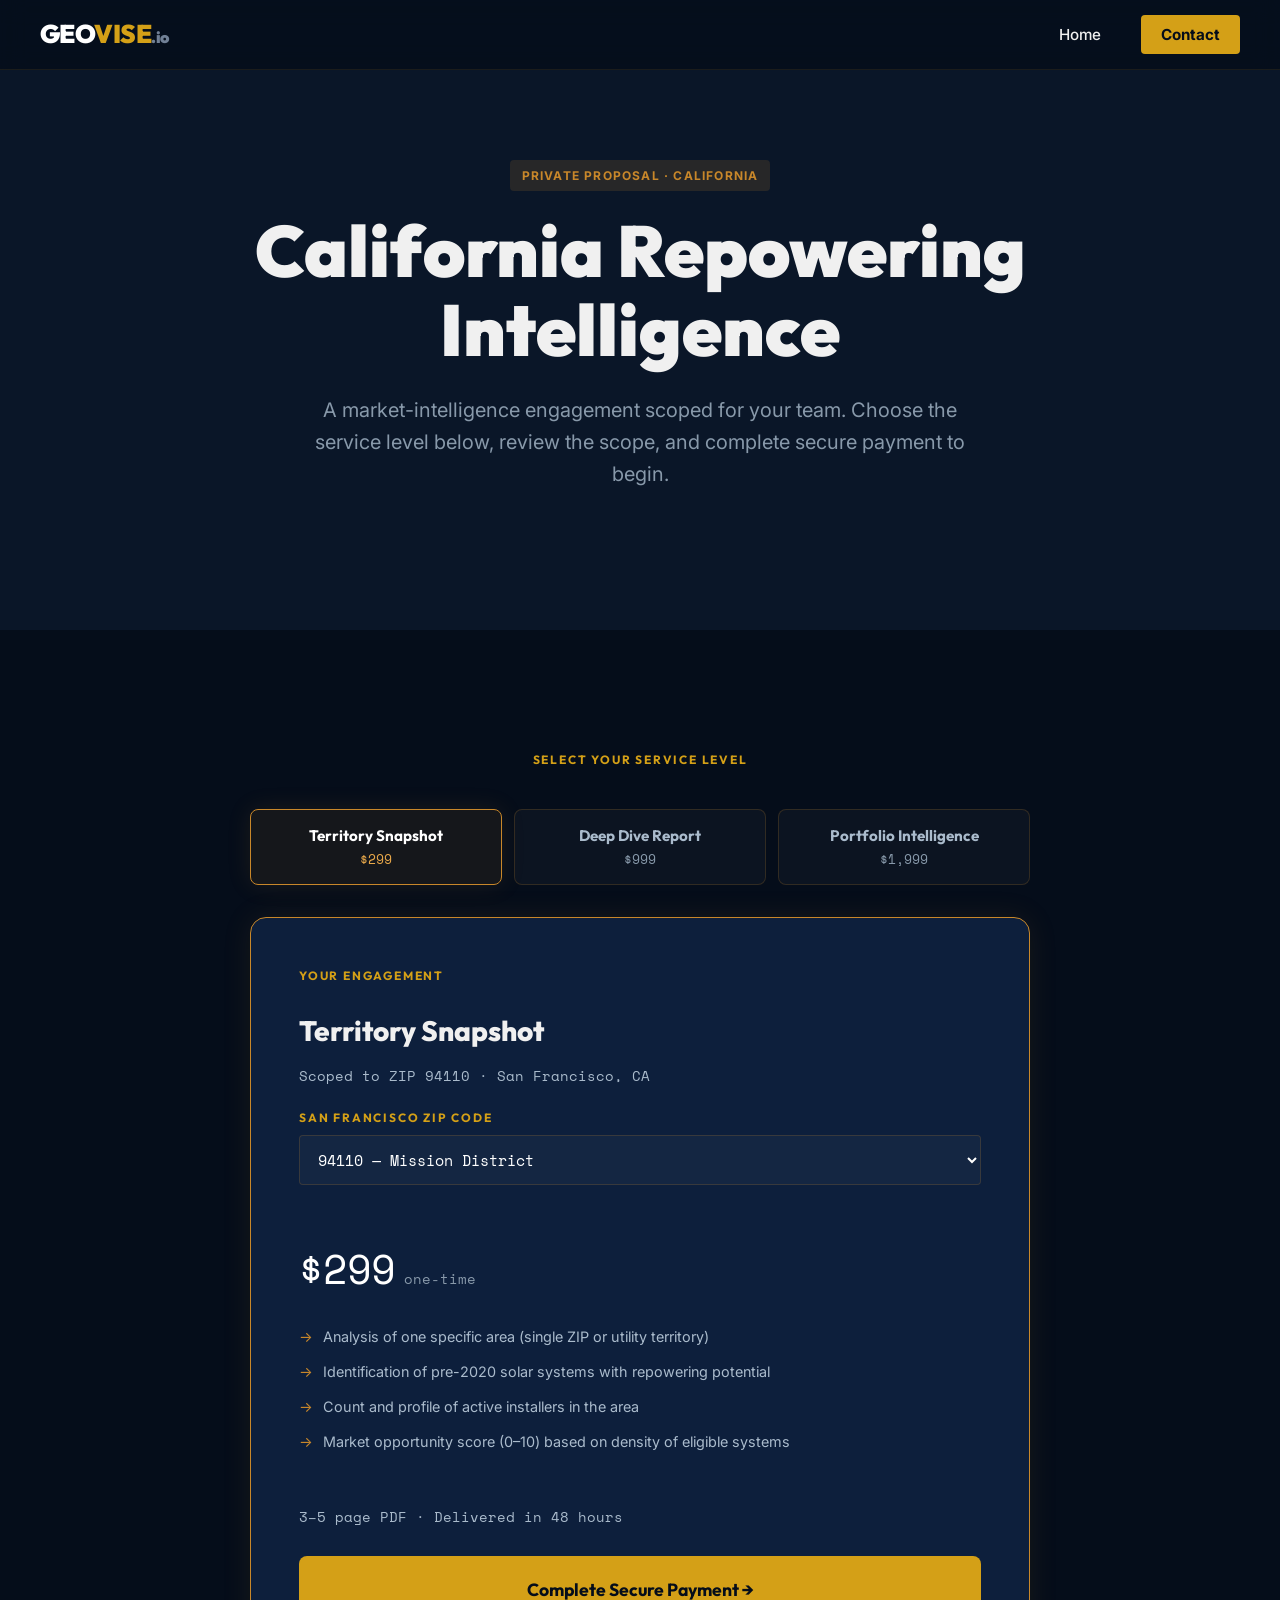
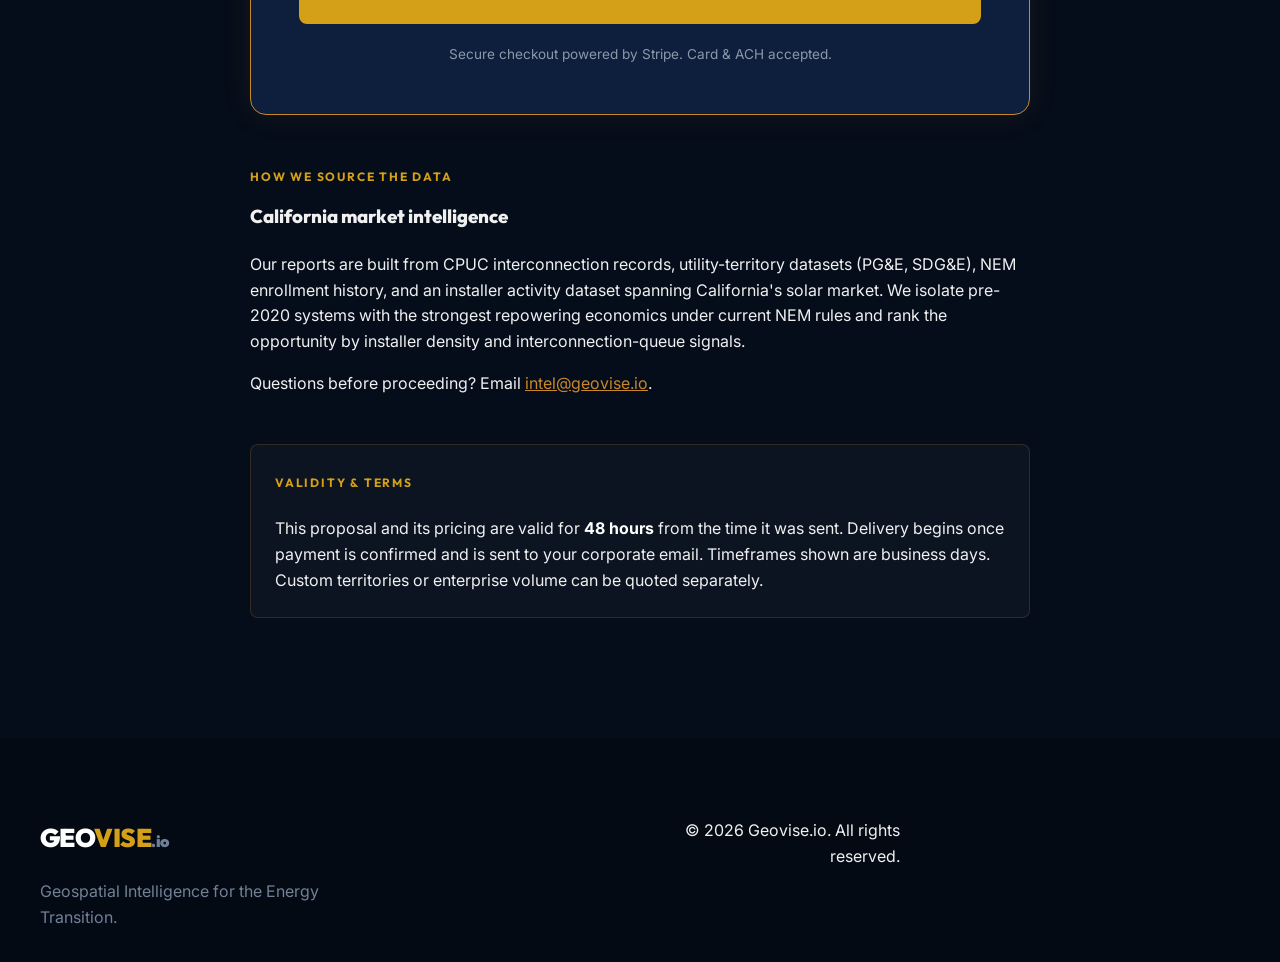
<file: proposal-california.html>
<!DOCTYPE html>
<html lang="en">
<head>
  <meta charset="UTF-8" />
  <meta name="viewport" content="width=device-width, initial-scale=1.0" />

  <!-- Private, unlisted per-client proposal — must never be indexed. -->
  <meta name="robots" content="noindex, nofollow" />

  <title>Geovise.io — California Repowering Intelligence Proposal</title>

  <link rel="icon" type="image/svg+xml" href="favicon.svg" />
  <link rel="preconnect" href="https://fonts.googleapis.com" />
  <link rel="preconnect" href="https://fonts.gstatic.com" crossorigin />
  <link href="https://fonts.googleapis.com/css2?family=Outfit:wght@400;500;600;700;800;900&family=Inter:wght@400;500;600&family=Space+Mono:wght@400;700&display=swap" rel="stylesheet" />
  <link rel="stylesheet" href="styles.css" />

  <style>
    /* Tier selector — scoped styles reusing the brand palette from styles.css */
    .tier-selector {
      display: flex;
      gap: 12px;
      justify-content: center;
      flex-wrap: wrap;
      margin: 40px 0 8px;
    }
    .tier-btn {
      flex: 1 1 200px;
      max-width: 260px;
      padding: 16px 20px;
      background: var(--card-bg);
      border: 1px solid var(--border);
      border-radius: var(--radius-md);
      color: var(--gray-light);
      font-family: var(--font-heading);
      font-weight: 700;
      font-size: 0.95rem;
      cursor: pointer;
      transition: var(--transition-fast);
      text-align: center;
      line-height: 1.3;
    }
    .tier-btn small {
      display: block;
      font-family: var(--font-data);
      font-weight: 400;
      font-size: 0.8rem;
      color: var(--gray);
      margin-top: 6px;
    }
    .tier-btn:hover { border-color: var(--gold); color: var(--white); }
    .tier-btn.active {
      border-color: var(--gold);
      background: rgba(200, 135, 42, 0.08);
      color: var(--white);
      box-shadow: 0 0 24px rgba(200, 135, 42, 0.12);
    }
    .tier-btn.active small { color: var(--gold-light); }
    @media (max-width: 600px) {
      .tier-btn { flex-basis: 100%; max-width: 100%; }
    }

    /* ZIP selector — Tier 1 only, San Francisco coverage */
    .zip-select-wrap { margin-bottom: 28px; }
    .zip-select-wrap label {
      display: block;
      margin-bottom: 8px;
    }
    .zip-select {
      width: 100%;
      padding: 12px 14px;
      background: var(--card-bg);
      border: 1px solid var(--border);
      border-radius: var(--radius-sm);
      color: var(--white);
      font-family: var(--font-data);
      font-size: 0.95rem;
      cursor: pointer;
    }
    .zip-select:focus { border-color: var(--gold); outline: none; }
    .zip-context {
      font-family: var(--font-data);
      color: var(--gray-light);
      font-size: 0.85rem;
      margin: -4px 0 20px;
    }
  </style>
</head>
<body class="subpage">

  <!-- ====== NAVBAR ====== -->
  <nav class="navbar scrolled" id="navbar">
    <div class="nav-container">
      <a href="index.html" class="nav-logo" style="text-decoration: none;">
        <span class="logo-geo">GEO</span><span class="logo-vise">VISE</span><span class="logo-dot">.io</span>
      </a>
      <ul class="nav-links">
        <li><a href="index.html">Home</a></li>
        <li><a href="mailto:intel@geovise.io" class="nav-cta">Contact</a></li>
      </ul>
    </div>
  </nav>

  <!-- ====== PROPOSAL HERO ====== -->
  <header class="subpage-hero">
    <div class="container">
      <span class="sub-tag">PRIVATE PROPOSAL · CALIFORNIA</span>
      <h1 class="sub-title" id="proposalTitle">California Repowering Intelligence</h1>
      <p class="sub-subtitle" id="proposalIntro">
        A market-intelligence engagement scoped for your team. Choose the service level below, review the scope, and complete secure payment to begin.
      </p>
    </div>
  </header>

  <!-- ====== PROPOSAL BODY ====== -->
  <section class="pricing-section" id="proposal">
    <div class="container" style="max-width: 860px;">

      <!-- Tier selector -->
      <span class="section-label centered" style="display:block; text-align:center;">Select Your Service Level</span>
      <div class="tier-selector" id="tierSelector" role="tablist" aria-label="Service level">
        <button class="tier-btn" data-tier="1" role="tab" type="button">
          Territory Snapshot <small>$299</small>
        </button>
        <button class="tier-btn" data-tier="2" role="tab" type="button">
          Deep Dive Report <small>$999</small>
        </button>
        <button class="tier-btn" data-tier="3" role="tab" type="button">
          Portfolio Intelligence <small>$1,999</small>
        </button>
      </div>

      <!-- The active offer card -->
      <div class="pricing-card featured" style="margin-top: 32px;">
        <span class="section-label">Your Engagement</span>

        <h2 class="tech-title" id="tierName" style="font-size: 1.75rem; margin-top: 8px;">Territory Snapshot</h2>

        <p class="zip-context" id="zipContext" hidden></p>

        <div class="zip-select-wrap" id="zipSelectorWrap" hidden>
          <label for="zipSelect" class="section-label">San Francisco ZIP Code</label>
          <select class="zip-select" id="zipSelect" aria-label="San Francisco ZIP code"></select>
        </div>

        <div class="price-tag"><span id="tierPrice">$299</span><small style="font-size: 0.35em; color: var(--gray);"> one-time</small></div>

        <ul class="price-feat" id="tierScope">
          <!-- populated by JS from PRICING_CONFIG -->
        </ul>

        <p id="tierDelivery" style="font-size: 0.9rem; color: var(--gray-light); margin-bottom: 28px; font-family: var(--font-data);">
          <!-- populated by JS -->
        </p>

        <a href="#" class="btn btn-gold btn-large" id="payBtn" target="_blank" rel="noopener">
          Complete Secure Payment →
        </a>

        <p style="text-align: center; margin-top: 20px; font-size: 0.85rem; color: var(--gray);">
          Secure checkout powered by Stripe. Card &amp; ACH accepted.
        </p>
      </div>

      <!-- California market context -->
      <div style="margin-top: 48px;">
        <span class="section-label">How We Source the Data</span>
        <h3 class="tech-title" style="margin-bottom: 20px;">California market intelligence</h3>
        <p class="gray-light" style="margin-bottom: 16px;">
          Our reports are built from CPUC interconnection records, utility-territory datasets (PG&amp;E, SDG&amp;E), NEM enrollment history, and an installer activity dataset spanning California's solar market. We isolate pre-2020 systems with the strongest repowering economics under current NEM rules and rank the opportunity by installer density and interconnection-queue signals.
        </p>
        <p class="gray-light">
          Questions before proceeding? Email
          <a href="mailto:intel@geovise.io" style="color: var(--gold);">intel@geovise.io</a>.
        </p>
      </div>

      <!-- Validity & terms -->
      <div style="margin-top: 48px; padding: 24px; border: 1px solid var(--border); border-radius: var(--radius-md); background: var(--card-bg);">
        <span class="section-label">Validity &amp; Terms</span>
        <p class="gray-light" style="margin-top: 8px;">
          This proposal and its pricing are valid for <strong style="color: var(--white);">48 hours</strong> from the time it was sent. Delivery begins once payment is confirmed and is sent to your corporate email. Timeframes shown are business days. Custom territories or enterprise volume can be quoted separately.
        </p>
      </div>

    </div>
  </section>

  <!-- ====== FOOTER ====== -->
  <footer class="footer">
    <div class="container footer-grid">
      <div class="footer-brand">
        <a href="index.html" class="nav-logo" style="text-decoration: none;">
          <span class="logo-geo">GEO</span><span class="logo-vise">VISE</span><span class="logo-dot">.io</span>
        </a>
        <p class="footer-tagline">Geospatial Intelligence for the Energy Transition.</p>
      </div>
      <div class="footer-col" style="text-align: right;">
        <span class="gray">© 2026 Geovise.io. All rights reserved.</span>
      </div>
    </div>
  </footer>

  <script>
    (function () {
      'use strict';

      /* ── Price catalog: the SINGLE source of truth. Price and Stripe link
         ALWAYS come from here, keyed by tier — never from the URL — so a
         prospect cannot change what they pay by editing query params. ── */
      var PRICING_CONFIG = {
        1: {
          name: "Territory Snapshot",
          price: 299,
          stripeLink: "PLACEHOLDER_CA_TIER1",
          scope: [
            "Analysis of one specific area (single ZIP or utility territory)",
            "Identification of pre-2020 solar systems with repowering potential",
            "Count and profile of active installers in the area",
            "Market opportunity score (0–10) based on density of eligible systems"
          ],
          delivery: "3–5 page PDF · Delivered in 48 hours"
        },
        2: {
          name: "Deep Dive Report",
          price: 999,
          stripeLink: "PLACEHOLDER_CA_TIER2",
          scope: [
            "Everything in the Territory Snapshot, expanded to 3–5 ZIPs/counties within a utility territory",
            "Competitor mapping by area with estimated market share",
            "Per-area financial risk analysis (history of failed incentives, where applicable)",
            "Prioritized ranking of areas by commercial attractiveness"
          ],
          delivery: "10–15 page PDF + raw datasheet · Delivered in 5 days"
        },
        3: {
          name: "Portfolio Intelligence",
          price: 1999,
          stripeLink: "PLACEHOLDER_CA_TIER3",
          scope: [
            "Coverage of a full utility territory (PG&E or SDG&E)",
            "Everything in the Deep Dive Report, with quarterly updates for 6 months",
            "30-minute results walkthrough session"
          ],
          delivery: "Executive PDF + full dataset + session · Delivered in 7–10 days"
        }
      };

      /* ── San Francisco ZIP coverage for Tier 1 (Territory Snapshot) ──
         Restricted to ZIPs with a real, sourced dataset behind them
         (CPUC/PG&E interconnection + CSI + DataSF permits, 2008–2012
         cohort). Do not add a ZIP here until it has real data — see
         zip-data.json, which backs both this selector and the demo. ── */
      var SF_ZIPS = [
        { zip: "94110", area: "Mission District" },
        { zip: "94112", area: "Excelsior / Outer Mission" },
        { zip: "94114", area: "Castro / Noe Valley" },
        { zip: "94131", area: "Glen Park / Twin Peaks" },
        { zip: "94124", area: "Bayview / Hunters Point" }
      ];
      var SF_ZIP_CODES = SF_ZIPS.map(function (z) { return z.zip; });

      var params = new URLSearchParams(window.location.search);

      /* ── Client name interpolation (escaped via textContent, no innerHTML) ── */
      var client = (params.get('client') || '').trim();
      if (client) {
        document.getElementById('proposalTitle').textContent = 'Prepared for ' + client;
        document.getElementById('proposalIntro').textContent =
          'A California repowering market-intelligence engagement scoped for ' + client +
          '. Choose the service level below, review the scope, and complete secure payment to begin.';
        document.title = 'Geovise.io — Proposal for ' + client;
      }

      /* ── Tier selection: validate against the catalog, default to 1 ── */
      function normalizeTier(raw) {
        return PRICING_CONFIG.hasOwnProperty(raw) ? raw : '1';
      }

      var priceEl      = document.getElementById('tierPrice');
      var nameEl       = document.getElementById('tierName');
      var scopeEl      = document.getElementById('tierScope');
      var deliveryEl   = document.getElementById('tierDelivery');
      var payBtn       = document.getElementById('payBtn');
      var buttons      = Array.prototype.slice.call(document.querySelectorAll('.tier-btn'));
      var zipWrapEl    = document.getElementById('zipSelectorWrap');
      var zipSelectEl  = document.getElementById('zipSelect');
      var zipContextEl = document.getElementById('zipContext');

      function formatPrice(n) {
        return '$' + n.toLocaleString('en-US');
      }

      /* ── ZIP selector: populate once, validate against the SF list ── */
      SF_ZIPS.forEach(function (entry) {
        var opt = document.createElement('option');
        opt.value = entry.zip;
        opt.textContent = entry.zip + ' — ' + entry.area;
        zipSelectEl.appendChild(opt);
      });

      function normalizeZip(raw) {
        return SF_ZIP_CODES.indexOf(raw) !== -1 ? raw : SF_ZIP_CODES[0];
      }

      var currentZip = normalizeZip(params.get('zip'));
      zipSelectEl.value = currentZip;

      function render(tier, zip) {
        var cfg = PRICING_CONFIG[tier];
        var isTier1 = tier === '1';

        nameEl.textContent = cfg.name;
        priceEl.textContent = formatPrice(cfg.price);
        deliveryEl.textContent = cfg.delivery;

        // ZIP selector only applies to the single-ZIP Territory Snapshot tier
        zipWrapEl.hidden = !isTier1;
        zipContextEl.hidden = !isTier1;
        if (isTier1) {
          zipContextEl.textContent = 'Scoped to ZIP ' + zip + ' · San Francisco, CA';
        }

        // Reference the selected ZIP in the Stripe payment link (client_reference_id)
        // so the specific engagement is traceable in the Stripe dashboard.
        payBtn.setAttribute('href', isTier1 ? cfg.stripeLink + '?client_reference_id=CA-' + zip : cfg.stripeLink);

        // Rebuild scope bullets safely (textContent per item)
        scopeEl.innerHTML = '';
        cfg.scope.forEach(function (item) {
          var li = document.createElement('li');
          li.textContent = item;
          scopeEl.appendChild(li);
        });

        // Active-state on buttons
        buttons.forEach(function (b) {
          var isActive = b.getAttribute('data-tier') === tier;
          b.classList.toggle('active', isActive);
          b.setAttribute('aria-selected', isActive ? 'true' : 'false');
        });

        // Keep the URL in sync so the link can be re-shared with this selection,
        // preserving any existing params (e.g. client).
        var qp = new URLSearchParams(window.location.search);
        qp.set('tier', tier);
        if (isTier1) {
          qp.set('zip', zip);
        } else {
          qp.delete('zip');
        }
        history.replaceState(null, '', window.location.pathname + '?' + qp.toString());
      }

      var currentTier = normalizeTier(params.get('tier'));
      render(currentTier, currentZip);

      buttons.forEach(function (b) {
        b.addEventListener('click', function () {
          currentTier = b.getAttribute('data-tier');
          render(currentTier, currentZip);
        });
      });

      zipSelectEl.addEventListener('change', function () {
        currentZip = normalizeZip(zipSelectEl.value);
        render(currentTier, currentZip);
      });

      /* ── Optional GA4 hook (dormant unless gtag is added to this page) ── */
      payBtn.addEventListener('click', function () {
        if (typeof gtag === 'function') {
          gtag('event', 'begin_checkout', {
            source: 'proposal_california',
            tier: PRICING_CONFIG[currentTier] ? PRICING_CONFIG[currentTier].name : currentTier
          });
        }
      });
    })();
  </script>
</body>
</html>
</file>
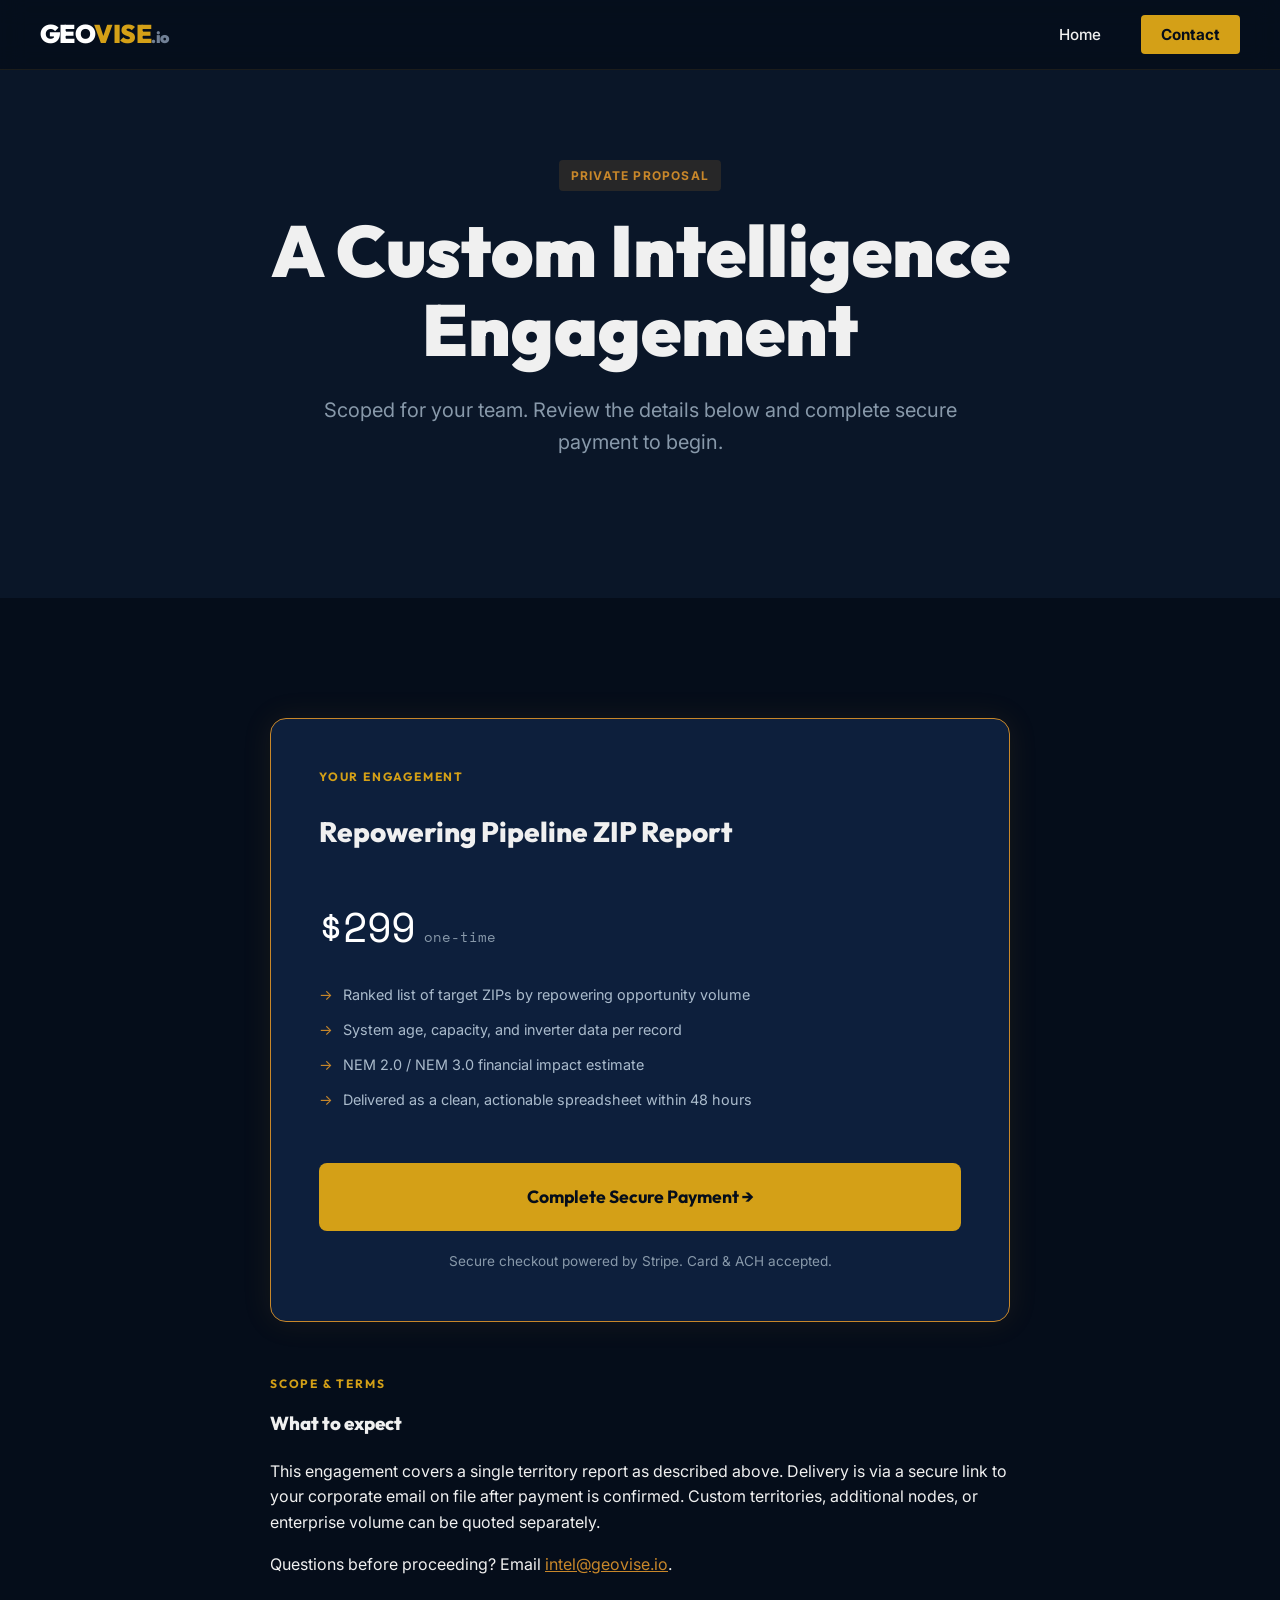
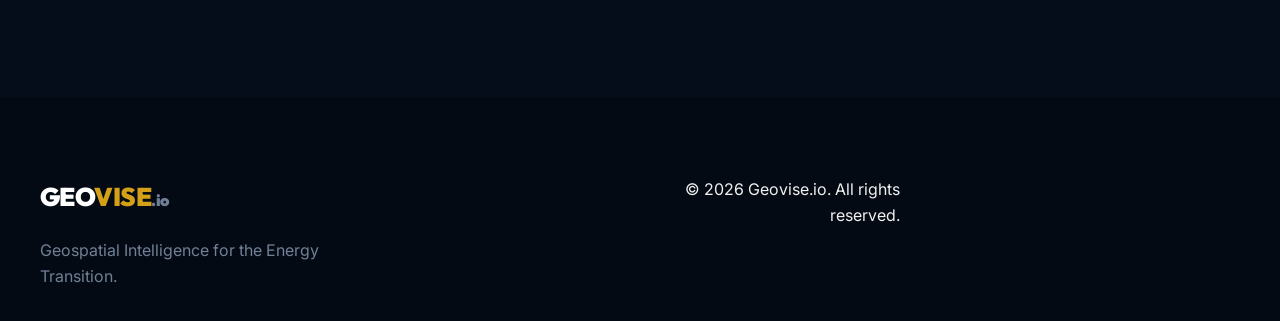
<file: proposal.html>
<!DOCTYPE html>
<html lang="en">
<head>
  <meta charset="UTF-8" />
  <meta name="viewport" content="width=device-width, initial-scale=1.0" />

  <!-- Private, unlisted proposal page — must never be indexed by search engines. -->
  <meta name="robots" content="noindex, nofollow" />

  <!-- ▼▼▼ EDIT PER CLIENT: page title (shows in browser tab) ▼▼▼ -->
  <title>Geovise.io — Proposal for [CLIENT NAME]</title>

  <link rel="icon" type="image/svg+xml" href="favicon.svg" />
  <link rel="preconnect" href="https://fonts.googleapis.com" />
  <link rel="preconnect" href="https://fonts.gstatic.com" crossorigin />
  <link href="https://fonts.googleapis.com/css2?family=Outfit:wght@400;500;600;700;800;900&family=Inter:wght@400;500;600&family=Space+Mono:wght@400;700&display=swap" rel="stylesheet" />
  <link rel="stylesheet" href="styles.css" />
</head>
<body class="subpage">

  <!-- ====== NAVBAR ====== -->
  <nav class="navbar scrolled" id="navbar">
    <div class="nav-container">
      <a href="index.html" class="nav-logo" style="text-decoration: none;">
        <span class="logo-geo">GEO</span><span class="logo-vise">VISE</span><span class="logo-dot">.io</span>
      </a>
      <ul class="nav-links">
        <li><a href="index.html">Home</a></li>
        <li><a href="mailto:intel@geovise.io" class="nav-cta">Contact</a></li>
      </ul>
    </div>
  </nav>

  <!-- ====== PROPOSAL HERO ====== -->
  <header class="subpage-hero">
    <div class="container">
      <span class="sub-tag">PRIVATE PROPOSAL</span>
      <!-- Client name can be personalized via URL (?client=Acme%20Energy) OR edited here.
           If neither is set, it falls back to a clean, professional default. -->
      <h1 class="sub-title" id="proposalTitle">A Custom Intelligence Engagement</h1>
      <p class="sub-subtitle">Scoped for your team. Review the details below and complete secure payment to begin.</p>
    </div>
  </header>

  <!-- ====== PROPOSAL BODY ====== -->
  <section class="pricing-section" id="proposal">
    <div class="container" style="max-width: 820px;">

      <!-- The offer card -->
      <div class="pricing-card featured">
        <span class="section-label">Your Engagement</span>

        <!-- Product name: editable here, or via URL (?product=...) -->
        <h2 class="tech-title" id="proposalProduct" style="font-size: 1.75rem; margin-top: 8px;">Repowering Pipeline ZIP Report</h2>

        <!-- Price: editable here, or via URL (?price=299) -->
        <div class="price-tag"><span id="proposalPrice">$299</span><small style="font-size: 0.35em; color: var(--gray);"> one-time</small></div>

        <!-- ▼▼▼ EDIT PER CLIENT: what's included (add/remove <li> as needed) ▼▼▼ -->
        <ul class="price-feat">
          <li>Ranked list of target ZIPs by repowering opportunity volume</li>
          <li>System age, capacity, and inverter data per record</li>
          <li>NEM 2.0 / NEM 3.0 financial impact estimate</li>
          <li>Delivered as a clean, actionable spreadsheet within 48 hours</li>
        </ul>

        <!-- ▼▼▼ EDIT PER CLIENT: paste your Stripe Payment Link in href below ▼▼▼ -->
        <a href="REPLACE_WITH_STRIPE_PAYMENT_LINK"
           class="btn btn-gold btn-large"
           id="payBtn"
           target="_blank"
           rel="noopener">
          Complete Secure Payment →
        </a>

        <p style="text-align: center; margin-top: 20px; font-size: 0.85rem; color: var(--gray);">
          Secure checkout powered by Stripe. Card &amp; ACH accepted.
        </p>
      </div>

      <!-- Scope / notes -->
      <div style="margin-top: 48px;">
        <span class="section-label">Scope &amp; Terms</span>
        <h3 class="tech-title" style="margin-bottom: 20px;">What to expect</h3>
        <!-- ▼▼▼ EDIT PER CLIENT: scope paragraph(s) ▼▼▼ -->
        <p class="gray-light" style="margin-bottom: 16px;">
          This engagement covers a single territory report as described above. Delivery is via a secure link to your corporate email on file after payment is confirmed. Custom territories, additional nodes, or enterprise volume can be quoted separately.
        </p>
        <p class="gray-light">
          Questions before proceeding? Email
          <a href="mailto:intel@geovise.io" style="color: var(--gold);">intel@geovise.io</a>.
        </p>
      </div>

    </div>
  </section>

  <!-- ====== FOOTER ====== -->
  <footer class="footer">
    <div class="container footer-grid">
      <div class="footer-brand">
        <a href="index.html" class="nav-logo" style="text-decoration: none;">
          <span class="logo-geo">GEO</span><span class="logo-vise">VISE</span><span class="logo-dot">.io</span>
        </a>
        <p class="footer-tagline">Geospatial Intelligence for the Energy Transition.</p>
      </div>
      <div class="footer-col" style="text-align: right;">
        <span class="gray">© 2026 Geovise.io. All rights reserved.</span>
      </div>
    </div>
  </footer>

  <script>
    // ── Personalize per client via URL params, no need to edit the HTML each time ──
    //   ?client=Acme%20Energy   → headline becomes "Prepared for Acme Energy"
    //   ?product=Custom%20Report → overrides the product name
    //   ?price=$1,500           → overrides the price
    //   ?pay=https://buy.stripe.com/xxxx → sets the pay button link
    // Any param left out keeps the default already written in the HTML.
    // Values are inserted with textContent (never innerHTML) so they can't inject markup.
    (function () {
      var params = new URLSearchParams(window.location.search);

      var client = params.get('client');
      if (client) {
        document.getElementById('proposalTitle').textContent = 'Prepared for ' + client;
        document.title = 'Geovise.io — Proposal for ' + client;
      }

      var product = params.get('product');
      if (product) document.getElementById('proposalProduct').textContent = product;

      var price = params.get('price');
      if (price) document.getElementById('proposalPrice').textContent = price;

      var pay = params.get('pay');
      if (pay && /^https:\/\//.test(pay)) document.getElementById('payBtn').setAttribute('href', pay);
    })();

    // Optional: track when a prospect clicks "Pay" (fires into GA4 if present on this page).
    // GA4 is intentionally NOT loaded here to keep private proposals out of aggregate reports,
    // but if you add the gtag snippet later, this will start reporting pay-click intent.
    var payBtn = document.getElementById('payBtn');
    if (payBtn) {
      payBtn.addEventListener('click', function () {
        if (typeof gtag === 'function') {
          gtag('event', 'begin_checkout', { source: 'proposal_page' });
        }
      });
    }
  </script>
</body>
</html>
</file>
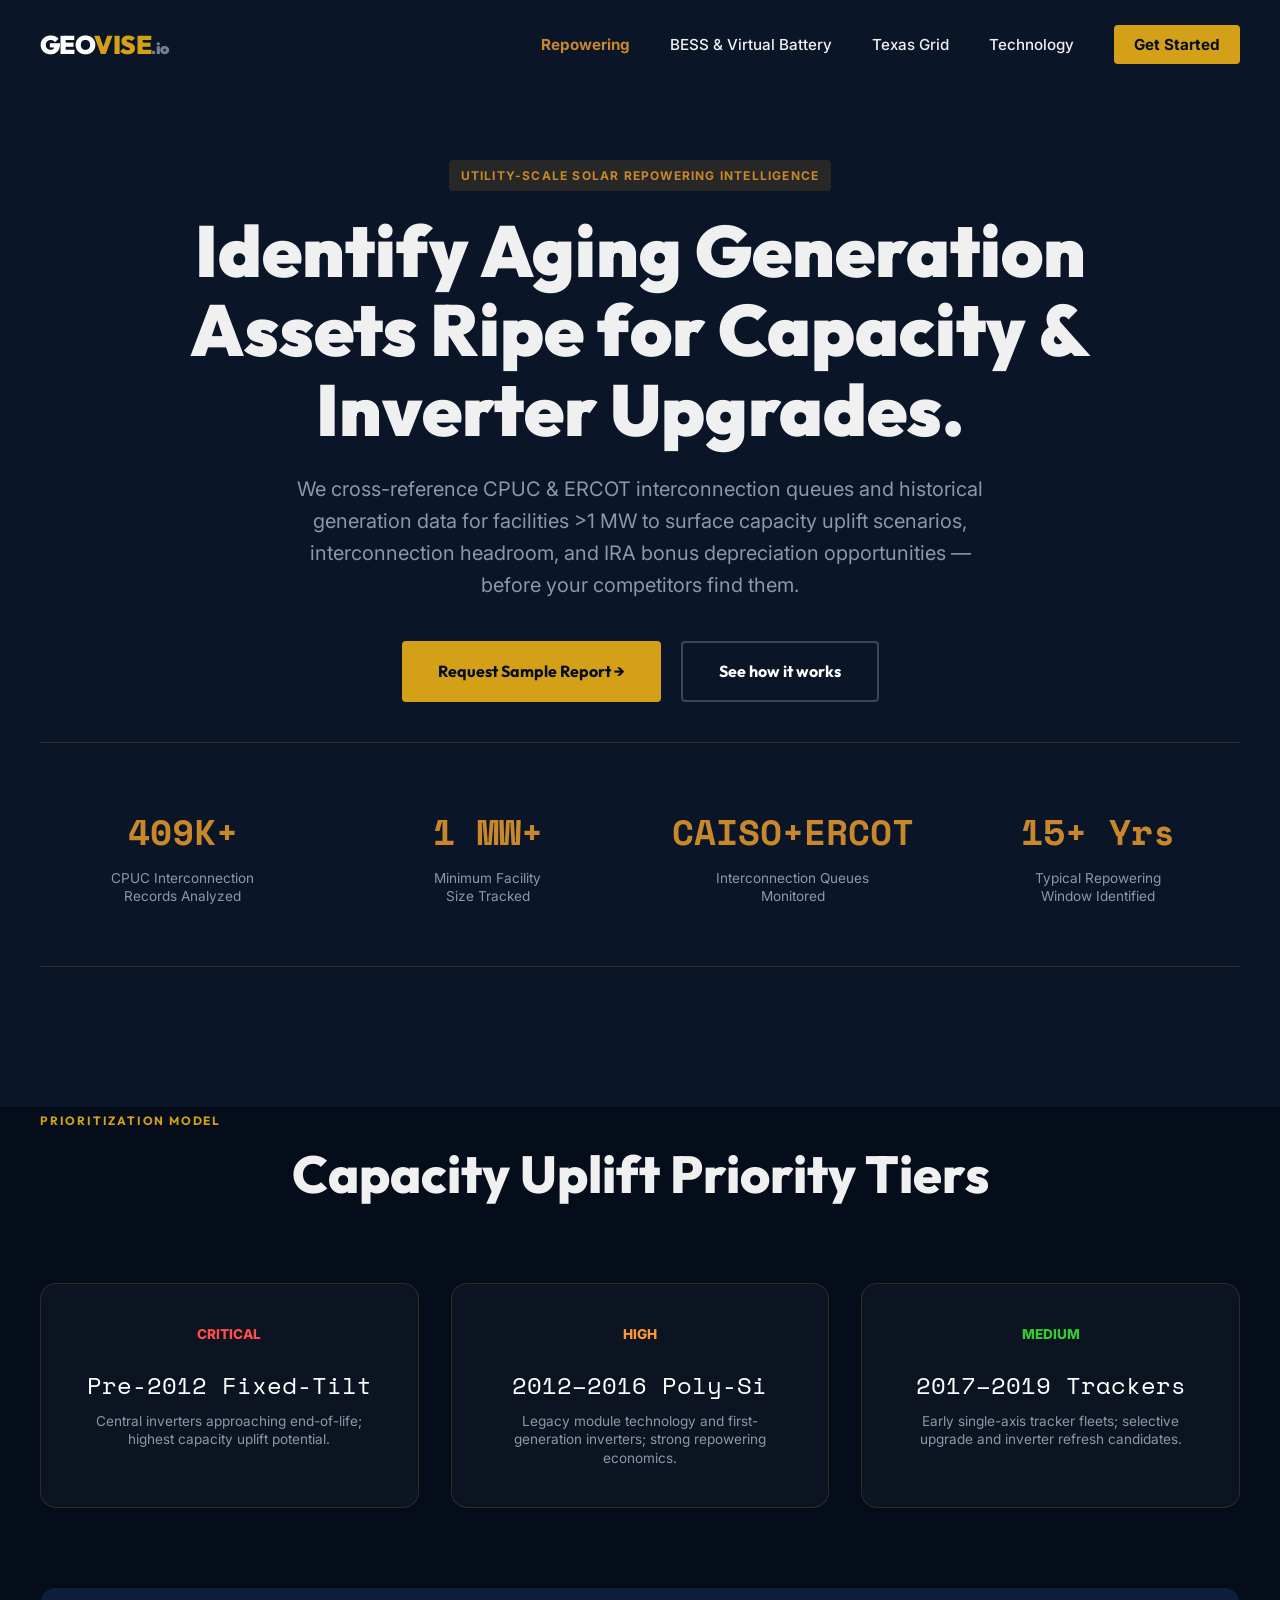
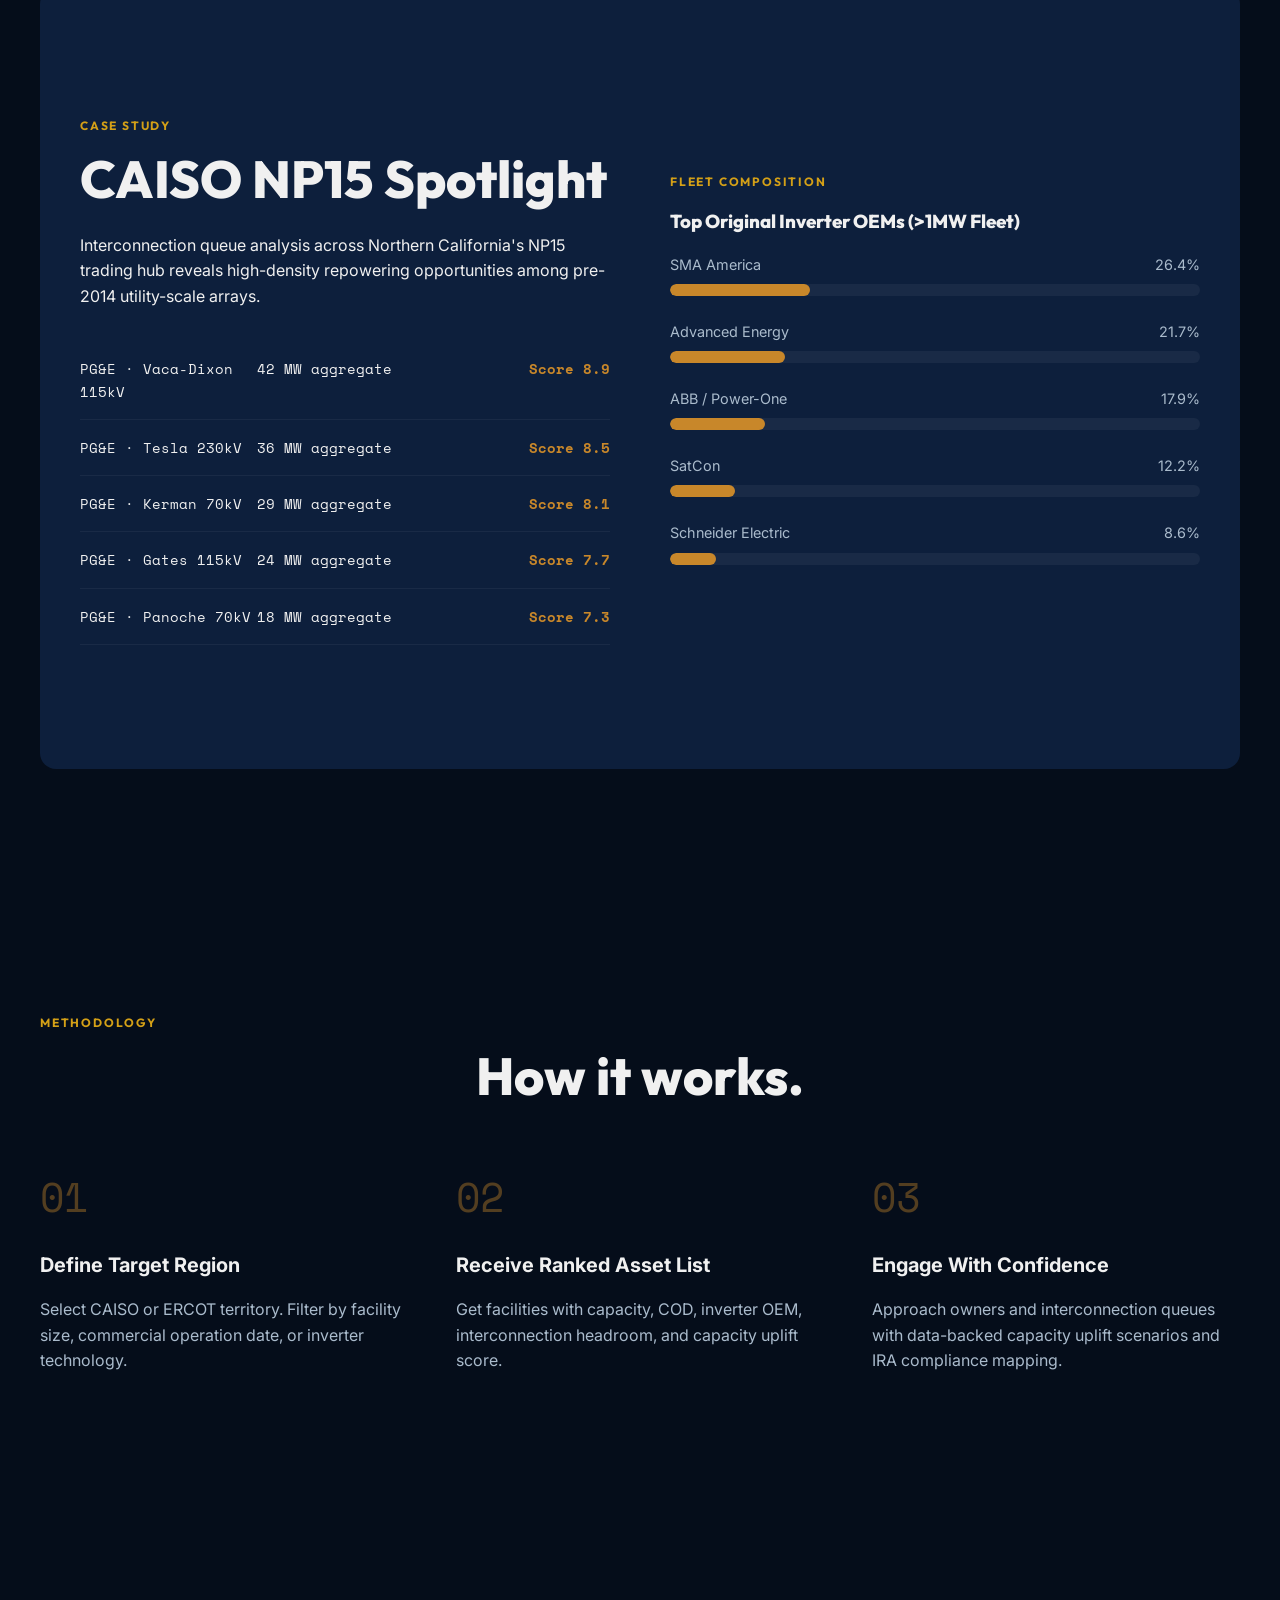
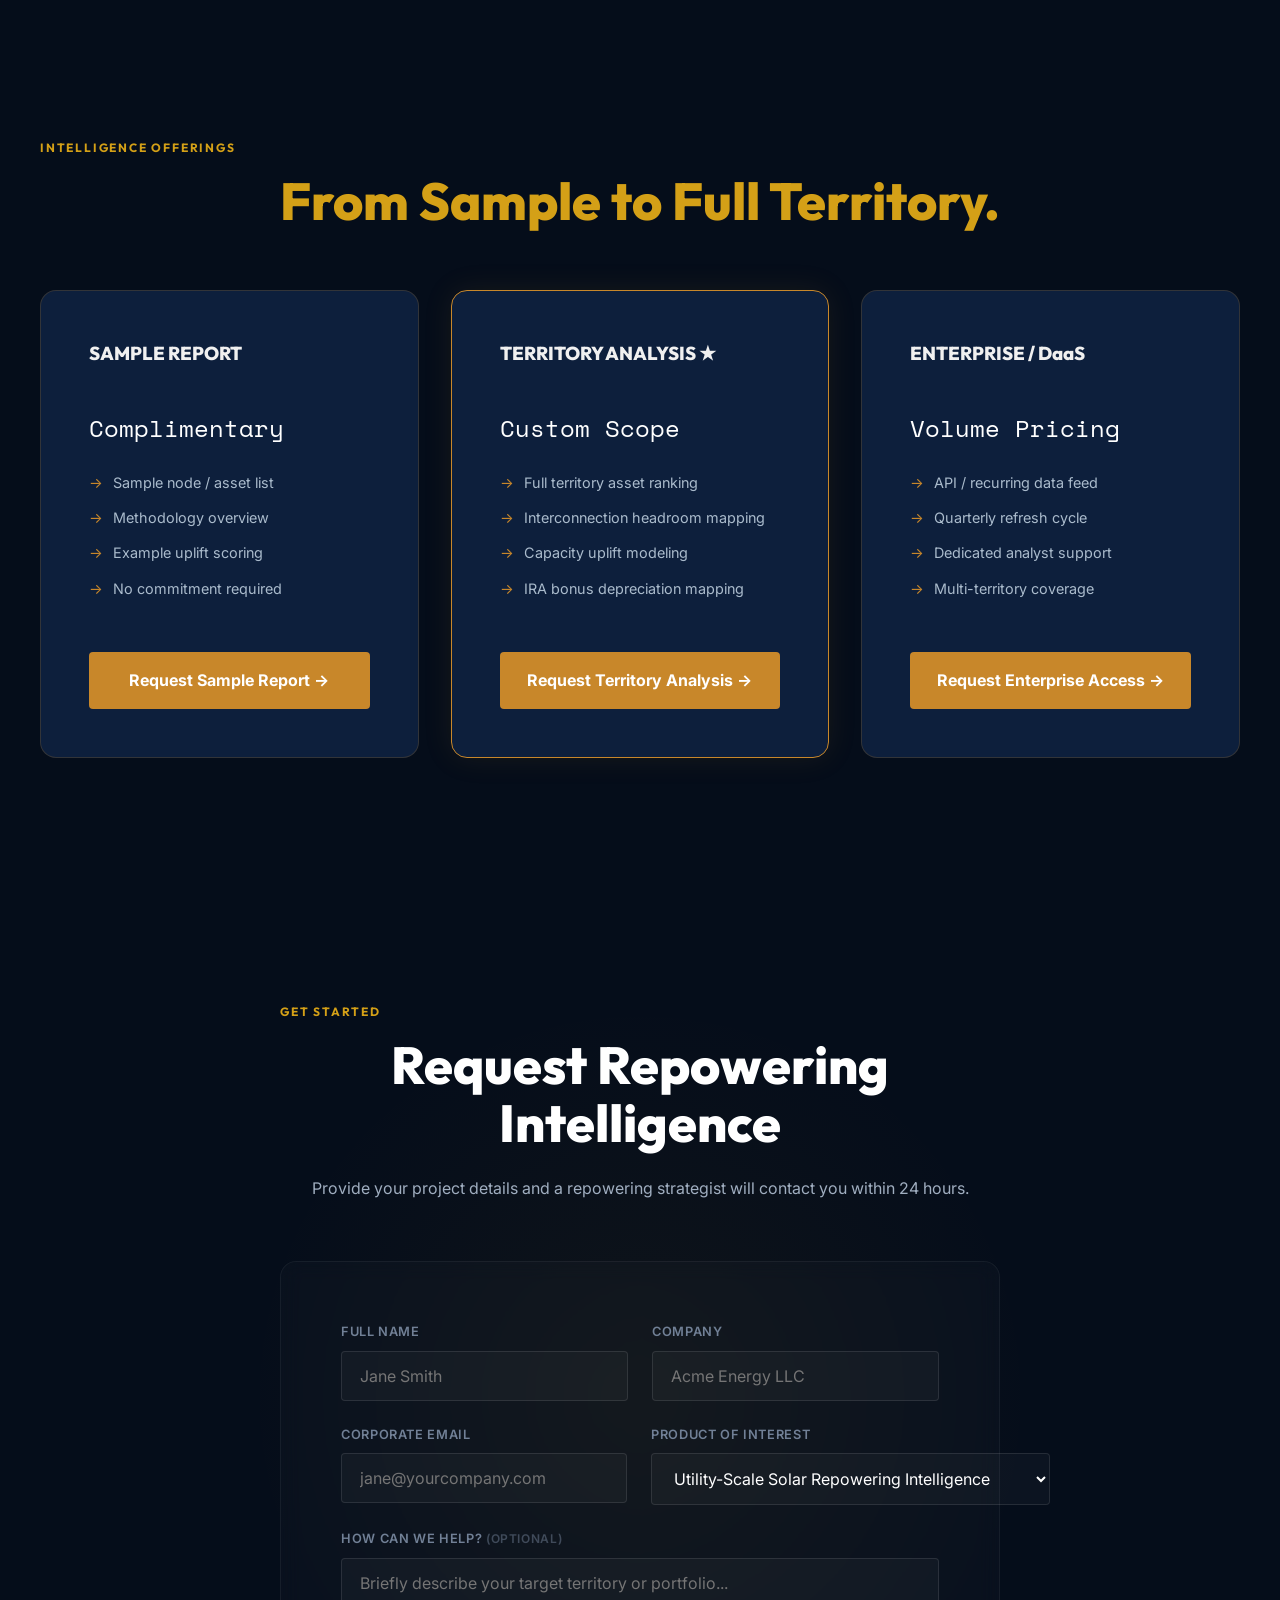
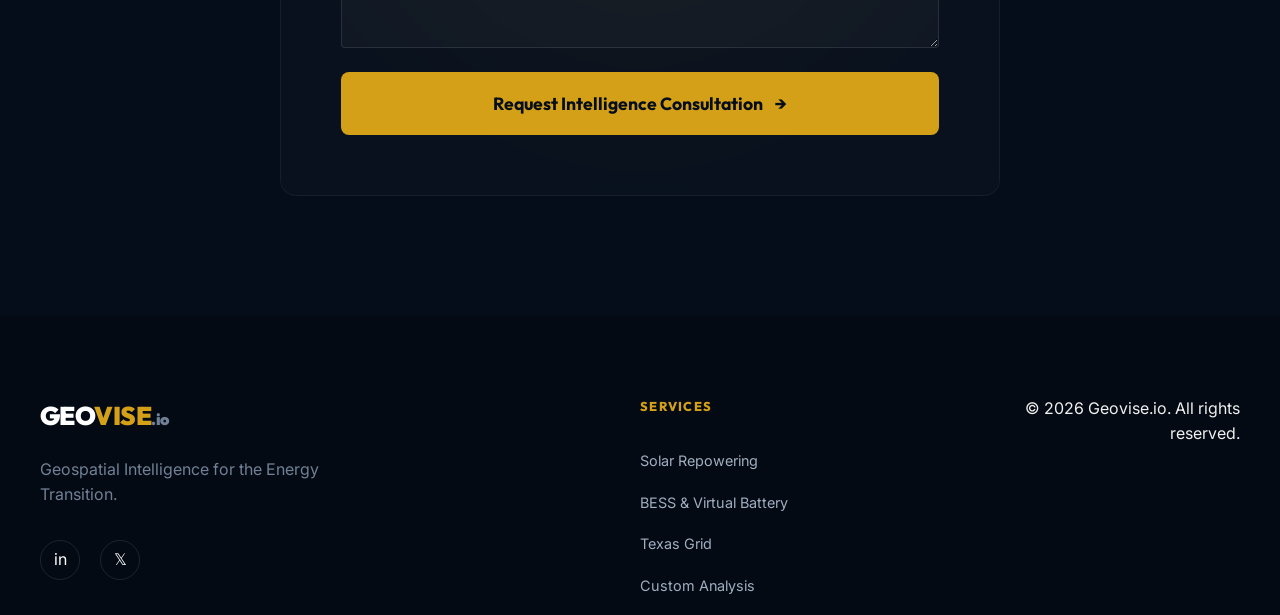
<file: repowering.html>
<!DOCTYPE html>
<html lang="en">
<head>
  <!-- Google tag (gtag.js) -->
  <script async src="https://www.googletagmanager.com/gtag/js?id=G-W9G2HPWX29"></script>
  <script>
    window.dataLayer = window.dataLayer || [];
    function gtag(){dataLayer.push(arguments);}
    gtag('js', new Date());

    gtag('config', 'G-W9G2HPWX29');
  </script>
  <meta charset="UTF-8" />
  <meta name="viewport" content="width=device-width, initial-scale=1.0" />
  <title>Geovise.io — Utility-Scale Solar Repowering Intelligence</title>
  <meta name="description" content="Institutional-grade intelligence to identify aging utility-scale solar assets (>1 MW) ripe for capacity and inverter upgrades across CAISO and ERCOT." />
  <link rel="canonical" href="https://geovise.io/repowering.html" />
  <link rel="icon" type="image/svg+xml" href="favicon.svg" />

  <meta property="og:type" content="website" />
  <meta property="og:site_name" content="Geovise" />
  <meta property="og:url" content="https://geovise.io/repowering.html" />
  <meta property="og:title" content="Geovise.io — Utility-Scale Solar Repowering Intelligence" />
  <meta property="og:description" content="Institutional-grade intelligence to identify aging utility-scale solar assets (>1 MW) ripe for capacity and inverter upgrades across CAISO and ERCOT." />
  <meta property="og:image" content="https://geovise.io/og-image.png" />
  <meta name="twitter:card" content="summary_large_image" />

  <script type="application/ld+json">
  {
    "@context": "https://schema.org",
    "@type": "Service",
    "serviceType": "Utility-Scale Solar Repowering Intelligence",
    "provider": { "@type": "Organization", "name": "Geovise", "url": "https://geovise.io/" },
    "areaServed": ["California", "Texas"],
    "description": "Institutional-grade intelligence to identify aging utility-scale solar assets (>1 MW) ripe for capacity and inverter upgrades across CAISO and ERCOT."
  }
  </script>

  <link rel="preconnect" href="https://fonts.googleapis.com" />
  <link rel="preconnect" href="https://fonts.gstatic.com" crossorigin />
  <link href="https://fonts.googleapis.com/css2?family=Outfit:wght@400;500;600;700;800;900&family=Inter:wght@400;500;600&family=Space+Mono:wght@400;700&display=swap" rel="stylesheet" />
  <link rel="stylesheet" href="styles.css" />
</head>
<body class="subpage">

  <!-- ====== NAVBAR ====== -->
  <nav class="navbar scrolled" id="navbar">
    <div class="nav-container">
      <a href="index.html" class="nav-logo" style="text-decoration: none;">
        <span class="logo-geo">GEO</span><span class="logo-vise">VISE</span><span class="logo-dot">.io</span>
      </a>
      <ul class="nav-links">
        <li><a href="repowering.html" class="active">Repowering</a></li>
        <li><a href="bess.html">BESS &amp; Virtual Battery</a></li>
        <li><a href="texas.html">Texas Grid</a></li>
        <li><a href="index.html#technology">Technology</a></li>
        <li><a href="#contact" class="nav-cta">Get Started</a></li>
      </ul>
      <button class="nav-hamburger" id="hamburger" aria-label="Toggle menu">
        <span></span><span></span><span></span>
      </button>
    </div>
  </nav>

  <!-- ====== HERO ====== -->
  <header class="subpage-hero">
    <div class="container">
      <span class="sub-tag">UTILITY-SCALE SOLAR REPOWERING INTELLIGENCE</span>
      <h1 class="sub-title">Identify Aging Generation Assets Ripe for Capacity &amp; Inverter Upgrades.</h1>
      <p class="sub-subtitle">We cross-reference CPUC &amp; ERCOT interconnection queues and historical generation data for facilities &gt;1 MW to surface capacity uplift scenarios, interconnection headroom, and IRA bonus depreciation opportunities — before your competitors find them.</p>
      <div class="hero-cta-group">
        <a href="#contact" class="btn btn-gold">Request Sample Report →</a>
        <a href="#how-it-works" class="btn btn-outline">See how it works</a>
      </div>

      <div class="stats-strip">
        <div class="stat-box">
          <span class="stat-val">409K+</span>
          <span class="stat-desc">CPUC Interconnection<br>Records Analyzed</span>
        </div>
        <div class="stat-box">
          <span class="stat-val">1 MW+</span>
          <span class="stat-desc">Minimum Facility<br>Size Tracked</span>
        </div>
        <div class="stat-box">
          <span class="stat-val">CAISO+ERCOT</span>
          <span class="stat-desc">Interconnection Queues<br>Monitored</span>
        </div>
        <div class="stat-box">
          <span class="stat-val">15+ Yrs</span>
          <span class="stat-desc">Typical Repowering<br>Window Identified</span>
        </div>
      </div>
    </div>
  </header>

  <!-- ====== CAPACITY UPLIFT PRIORITY TIERS ====== -->
  <section class="container">
    <span class="section-label centered">Prioritization Model</span>
    <h2 class="section-title centered">Capacity Uplift Priority Tiers</h2>
    <div class="urgency-grid">
      <div class="urgency-card">
        <span class="urgency-label urgency-crit">CRITICAL</span>
        <div class="urgency-year">Pre-2012 Fixed-Tilt</div>
        <p class="stat-desc">Central inverters approaching end-of-life; highest capacity uplift potential.</p>
      </div>
      <div class="urgency-card">
        <span class="urgency-label urgency-high">HIGH</span>
        <div class="urgency-year">2012–2016 Poly-Si</div>
        <p class="stat-desc">Legacy module technology and first-generation inverters; strong repowering economics.</p>
      </div>
      <div class="urgency-card">
        <span class="urgency-label urgency-med">MEDIUM</span>
        <div class="urgency-year">2017–2019 Trackers</div>
        <p class="stat-desc">Early single-axis tracker fleets; selective upgrade and inverter refresh candidates.</p>
      </div>
    </div>
  </section>

  <!-- ====== SPOTLIGHT ====== -->
  <section class="container">
    <div class="spotlight-section">
      <div class="container">
        <div class="spotlight-grid">
          <div>
            <span class="section-label">Case Study</span>
            <h2 class="section-title">CAISO NP15 Spotlight</h2>
            <p class="gray-light">Interconnection queue analysis across Northern California's NP15 trading hub reveals high-density repowering opportunities among pre-2014 utility-scale arrays.</p>
            <ul class="zip-list">
              <li class="zip-item">
                <span>PG&amp;E · Vaca-Dixon 115kV</span>
                <span>42 MW aggregate</span>
                <span class="zip-score">Score 8.9</span>
              </li>
              <li class="zip-item">
                <span>PG&amp;E · Tesla 230kV</span>
                <span>36 MW aggregate</span>
                <span class="zip-score">Score 8.5</span>
              </li>
              <li class="zip-item">
                <span>PG&amp;E · Kerman 70kV</span>
                <span>29 MW aggregate</span>
                <span class="zip-score">Score 8.1</span>
              </li>
              <li class="zip-item">
                <span>PG&amp;E · Gates 115kV</span>
                <span>24 MW aggregate</span>
                <span class="zip-score">Score 7.7</span>
              </li>
              <li class="zip-item">
                <span>PG&amp;E · Panoche 70kV</span>
                <span>18 MW aggregate</span>
                <span class="zip-score">Score 7.3</span>
              </li>
            </ul>
          </div>
          <div class="chart-container">
            <span class="section-label">Fleet Composition</span>
            <h3 class="tech-title">Top Original Inverter OEMs (&gt;1MW Fleet)</h3>
            <div class="bar-row">
              <div class="bar-label"><span>SMA America</span><span>26.4%</span></div>
              <div class="bar-outer"><div class="bar-inner" style="width: 26.4%;"></div></div>
            </div>
            <div class="bar-row">
              <div class="bar-label"><span>Advanced Energy</span><span>21.7%</span></div>
              <div class="bar-outer"><div class="bar-inner" style="width: 21.7%;"></div></div>
            </div>
            <div class="bar-row">
              <div class="bar-label"><span>ABB / Power-One</span><span>17.9%</span></div>
              <div class="bar-outer"><div class="bar-inner" style="width: 17.9%;"></div></div>
            </div>
            <div class="bar-row">
              <div class="bar-label"><span>SatCon</span><span>12.2%</span></div>
              <div class="bar-outer"><div class="bar-inner" style="width: 12.2%;"></div></div>
            </div>
            <div class="bar-row">
              <div class="bar-label"><span>Schneider Electric</span><span>8.6%</span></div>
              <div class="bar-outer"><div class="bar-inner" style="width: 8.6%;"></div></div>
            </div>
          </div>
        </div>
      </div>
    </div>
  </section>

  <!-- ====== HOW IT WORKS ====== -->
  <section class="how-it-works-sub" id="how-it-works">
    <div class="container">
      <span class="section-label centered">Methodology</span>
      <h2 class="section-title centered">How it works.</h2>
      <div class="step-grid">
        <div class="step-card">
          <div class="step-num">01</div>
          <div class="step-body">
            <h4>Define Target Region</h4>
            <p>Select CAISO or ERCOT territory. Filter by facility size, commercial operation date, or inverter technology.</p>
          </div>
        </div>
        <div class="step-card">
          <div class="step-num">02</div>
          <div class="step-body">
            <h4>Receive Ranked Asset List</h4>
            <p>Get facilities with capacity, COD, inverter OEM, interconnection headroom, and capacity uplift score.</p>
          </div>
        </div>
        <div class="step-card">
          <div class="step-num">03</div>
          <div class="step-body">
            <h4>Engage With Confidence</h4>
            <p>Approach owners and interconnection queues with data-backed capacity uplift scenarios and IRA compliance mapping.</p>
          </div>
        </div>
      </div>
    </div>
  </section>

  <!-- ====== INTELLIGENCE OFFERINGS ====== -->
  <section class="pricing-section" id="offerings">
    <div class="container">
      <span class="section-label centered">Intelligence Offerings</span>
      <h2 class="section-title centered gold">From Sample to Full Territory.</h2>
      <div class="pricing-grid">
        <!-- Sample -->
        <div class="pricing-card">
          <h3 class="tech-title">SAMPLE REPORT</h3>
          <div class="price-tag" style="font-size: 1.5rem;">Complimentary</div>
          <ul class="price-feat">
            <li>Sample node / asset list</li>
            <li>Methodology overview</li>
            <li>Example uplift scoring</li>
            <li>No commitment required</li>
          </ul>
          <a href="#contact" class="stripe-btn">Request Sample Report →</a>
        </div>
        <!-- Territory -->
        <div class="pricing-card featured">
          <h3 class="tech-title">TERRITORY ANALYSIS ★</h3>
          <div class="price-tag" style="font-size: 1.5rem;">Custom Scope</div>
          <ul class="price-feat">
            <li>Full territory asset ranking</li>
            <li>Interconnection headroom mapping</li>
            <li>Capacity uplift modeling</li>
            <li>IRA bonus depreciation mapping</li>
          </ul>
          <a href="#contact" class="stripe-btn">Request Territory Analysis →</a>
        </div>
        <!-- Enterprise -->
        <div class="pricing-card">
          <h3 class="tech-title">ENTERPRISE / DaaS</h3>
          <div class="price-tag" style="font-size: 1.5rem;">Volume Pricing</div>
          <ul class="price-feat">
            <li>API / recurring data feed</li>
            <li>Quarterly refresh cycle</li>
            <li>Dedicated analyst support</li>
            <li>Multi-territory coverage</li>
          </ul>
          <a href="#contact" class="stripe-btn">Request Enterprise Access →</a>
        </div>
      </div>
    </div>
  </section>

  <!-- ====== CONTACT FORM ====== -->
  <section class="contact-section" id="contact">
    <div class="contact-bg-glow"></div>
    <div class="container contact-container">
      <div class="contact-header">
        <span class="section-label centered">Get Started</span>
        <h2 class="section-title centered white">Request Repowering Intelligence</h2>
        <p class="contact-subtitle">Provide your project details and a repowering strategist will contact you within 24 hours.</p>
      </div>
      <form class="contact-form" id="repoweringForm" novalidate>
        <div class="form-row">
          <div class="form-group">
            <label for="fullName">Full Name</label>
            <input type="text" id="fullName" name="fullName" placeholder="Jane Smith" required />
          </div>
          <div class="form-group">
            <label for="company">Company</label>
            <input type="text" id="company" name="company" placeholder="Acme Energy LLC" required />
          </div>
        </div>
        <div class="form-row">
          <div class="form-group">
            <label for="email">Corporate Email</label>
            <input type="email" id="email" name="email" placeholder="jane@yourcompany.com" required />
          </div>
          <div class="form-group">
            <label for="product">Product of Interest</label>
            <select id="product" name="product" required>
              <option value="Utility-Scale Solar Repowering Intelligence" selected>Utility-Scale Solar Repowering Intelligence</option>
              <option value="BESS & Virtual Battery Siting (CAISO / ERCOT)">BESS &amp; Virtual Battery Siting (CAISO / ERCOT)</option>
              <option value="Texas (ERCOT) Land & Node Origination">Texas (ERCOT) Land &amp; Node Origination</option>
              <option value="Custom Territory / GIS Analysis">Custom Territory / GIS Analysis</option>
              <option value="Enterprise / Data-as-a-Service (DaaS)">Enterprise / Data-as-a-Service (DaaS)</option>
              <option value="Partnership Inquiry">Partnership Inquiry</option>
            </select>
          </div>
        </div>
        <div class="form-group full-width">
          <label for="message">How Can We Help? <span class="optional">(Optional)</span></label>
          <textarea id="message" name="message" rows="3" placeholder="Briefly describe your target territory or portfolio..."></textarea>
        </div>
        <button type="submit" class="btn btn-gold btn-large" id="submitBtn">
          Request Intelligence Consultation
          <span class="btn-arrow">→</span>
        </button>
      </form>
      <div class="form-success" id="formSuccess">
        <div class="success-icon">✦</div>
        <h3>Request Received</h3>
        <p>Our intelligence team will reach out within 24 hours.</p>
      </div>
    </div>
  </section>

  <!-- ====== FOOTER ====== -->
  <footer class="footer">
    <div class="container footer-grid">
      <div class="footer-brand">
        <a href="index.html" class="nav-logo" style="text-decoration: none;">
          <span class="logo-geo">GEO</span><span class="logo-vise">VISE</span><span class="logo-dot">.io</span>
        </a>
        <p class="footer-tagline">Geospatial Intelligence for the Energy Transition.</p>
        <div class="footer-socials">
          <a href="#" aria-label="LinkedIn" class="social-link">in</a>
          <a href="#" aria-label="Twitter/X" class="social-link">𝕏</a>
        </div>
      </div>
      <div class="footer-col">
        <h5 class="footer-heading">Services</h5>
        <ul>
          <li><a href="repowering.html">Solar Repowering</a></li>
          <li><a href="bess.html">BESS &amp; Virtual Battery</a></li>
          <li><a href="texas.html">Texas Grid</a></li>
          <li><a href="#contact">Custom Analysis</a></li>
        </ul>
      </div>
      <div class="footer-col" style="text-align: right;">
        <span class="gray">© 2026 Geovise.io. All rights reserved.</span>
      </div>
    </div>
  </footer>

  <script src="main.js"></script>
</body>
</html>
</file>
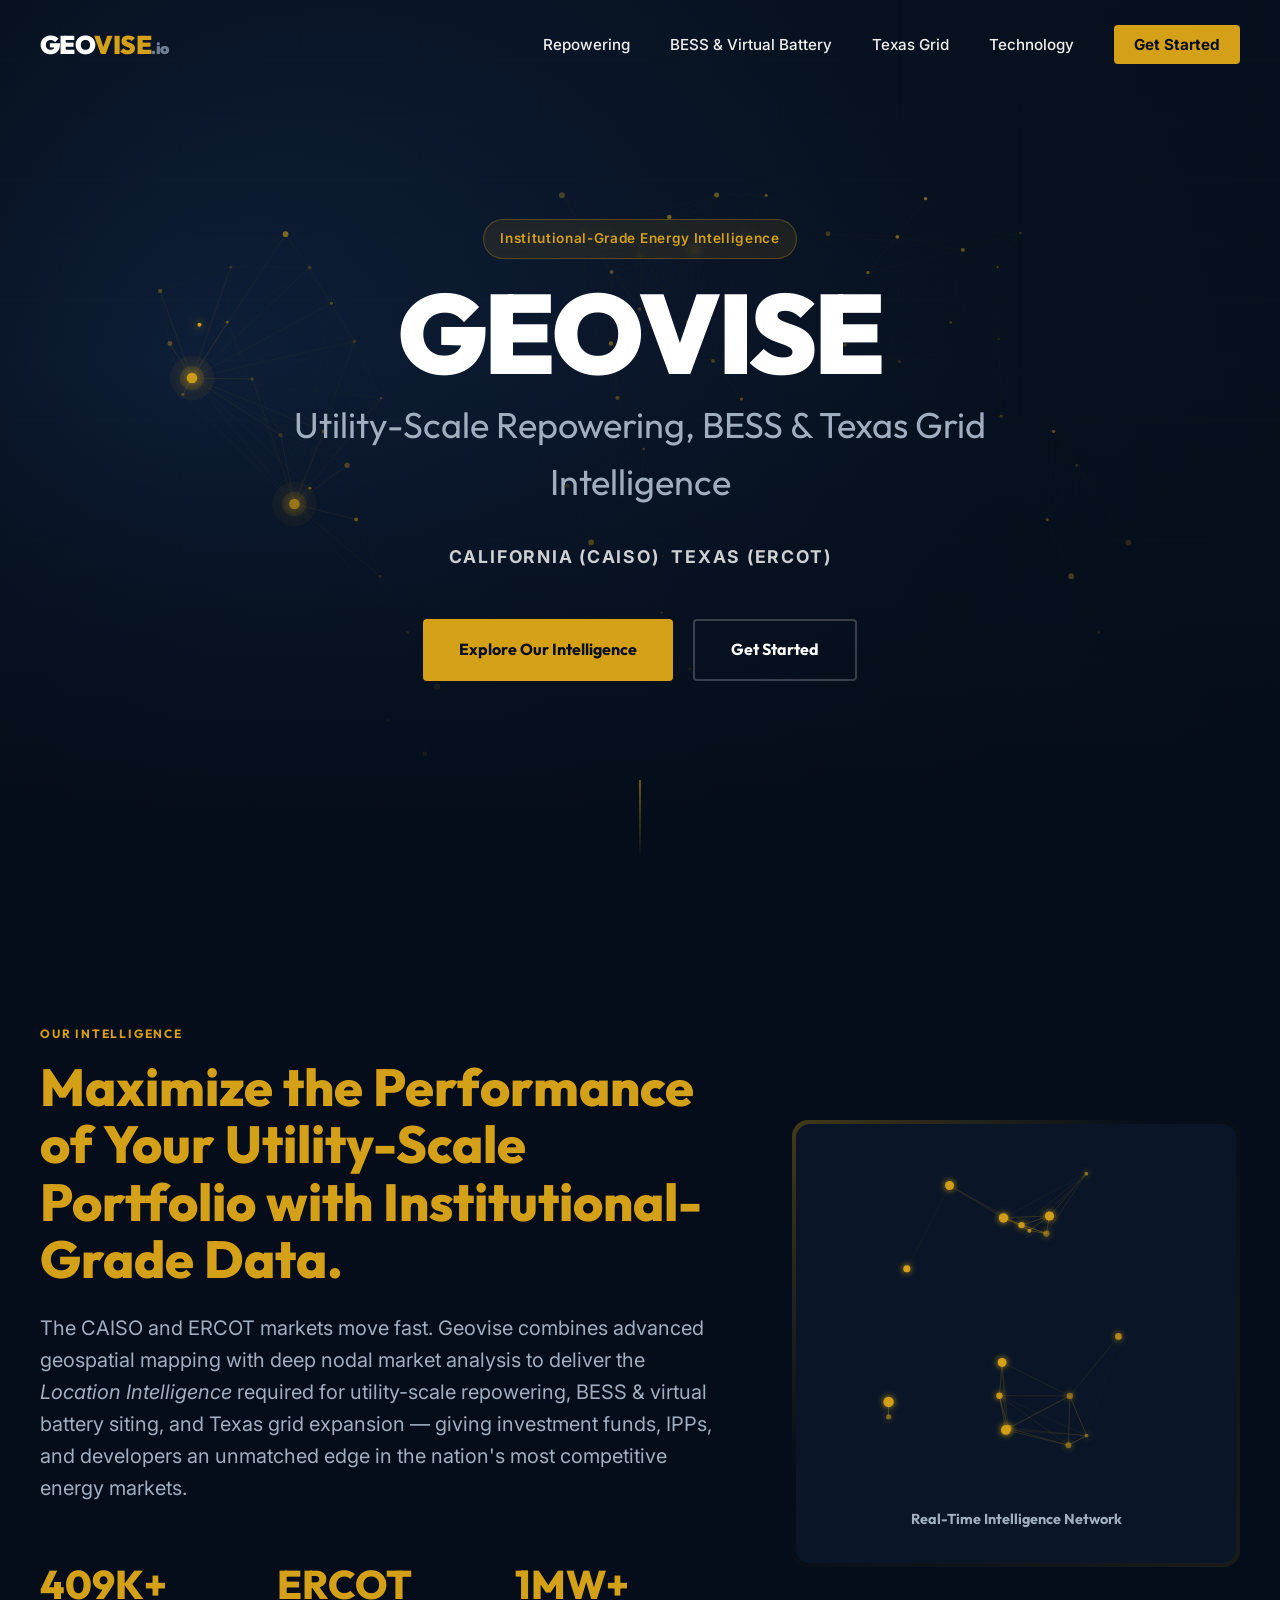
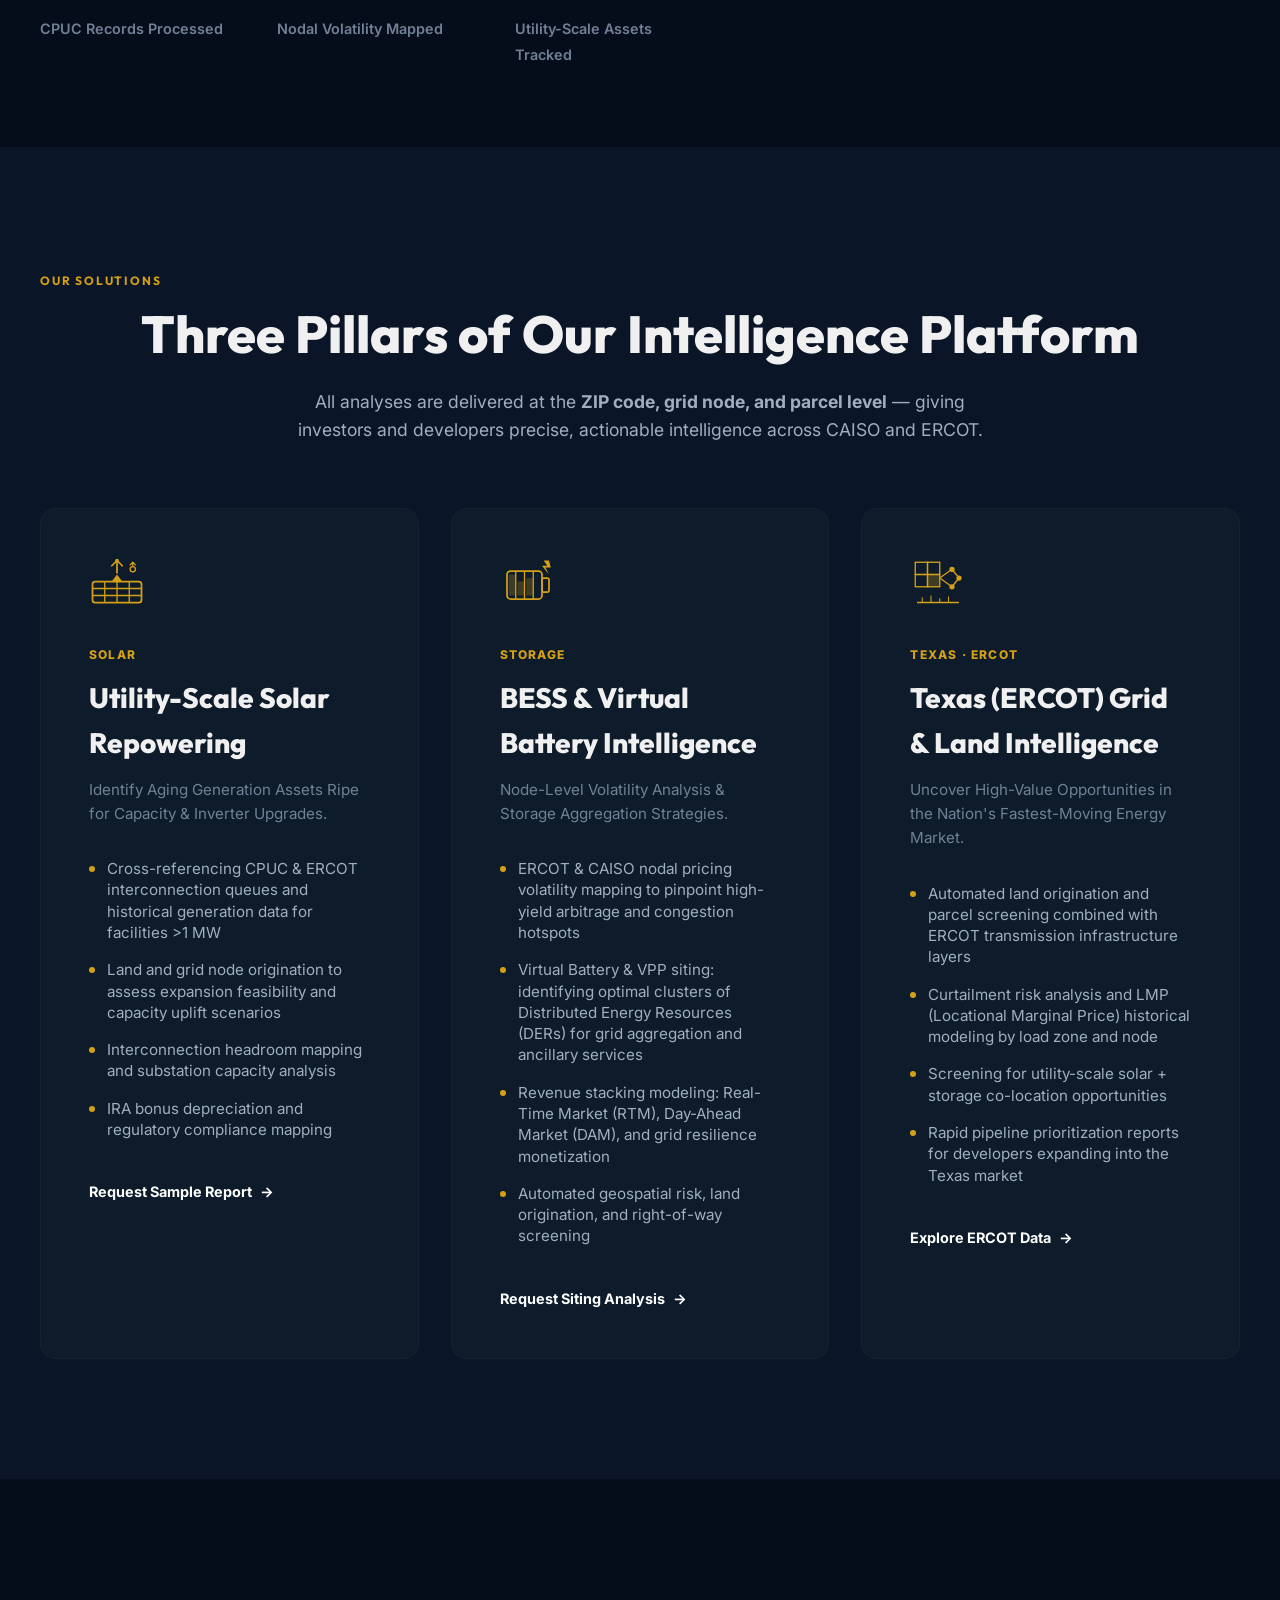
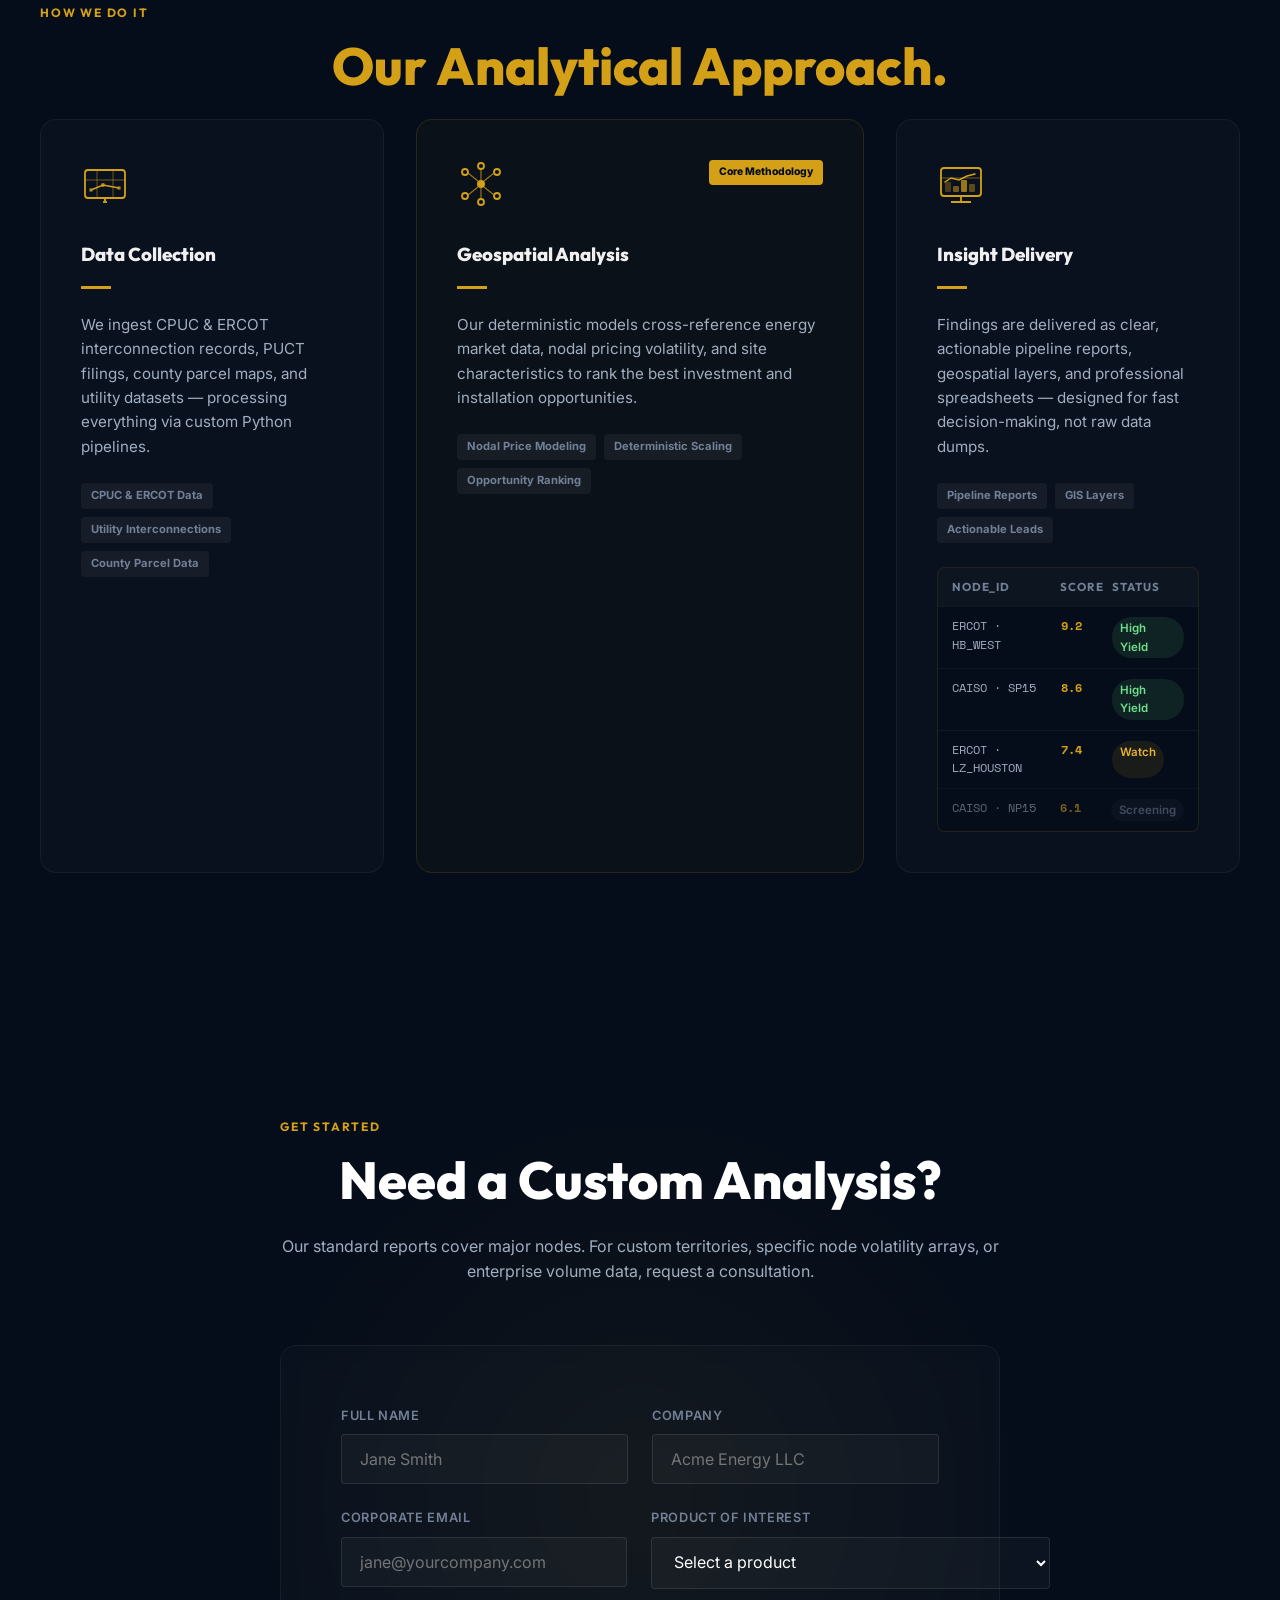
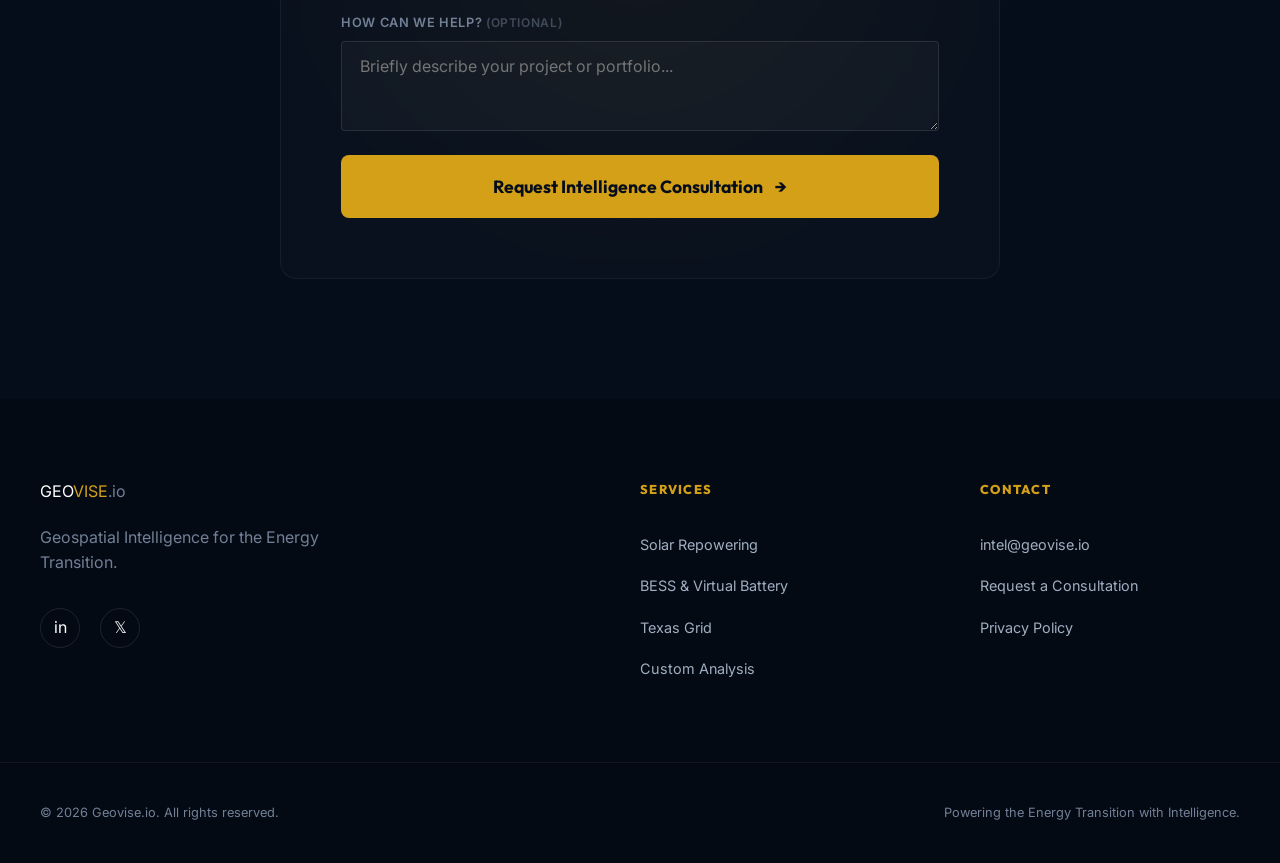
<file: somah.html>
<!DOCTYPE html>
<html lang="en">
<head>
  <meta charset="UTF-8" />
  <meta name="viewport" content="width=device-width, initial-scale=1.0" />
  <title>Geovise.io — Utility-Scale Repowering, BESS & Texas Grid Intelligence</title>
  <meta name="robots" content="noindex" />
  <link rel="canonical" href="https://geovise.io/" />
  <meta http-equiv="refresh" content="0; url=index.html" />
</head>
<body>
  <!--
    The SOMAH residential/multifamily program is no longer an active Geovise
    offering (site pivoted to utility-scale CAISO/ERCOT positioning). This page
    is served as a fallback redirect for any clients that reach it directly;
    the primary redirect is the 301 in geovise_remote.conf.
  -->
  <p><a href="index.html">This page has moved. Continue to Geovise.io &rarr;</a></p>
</body>
</html>
</file>
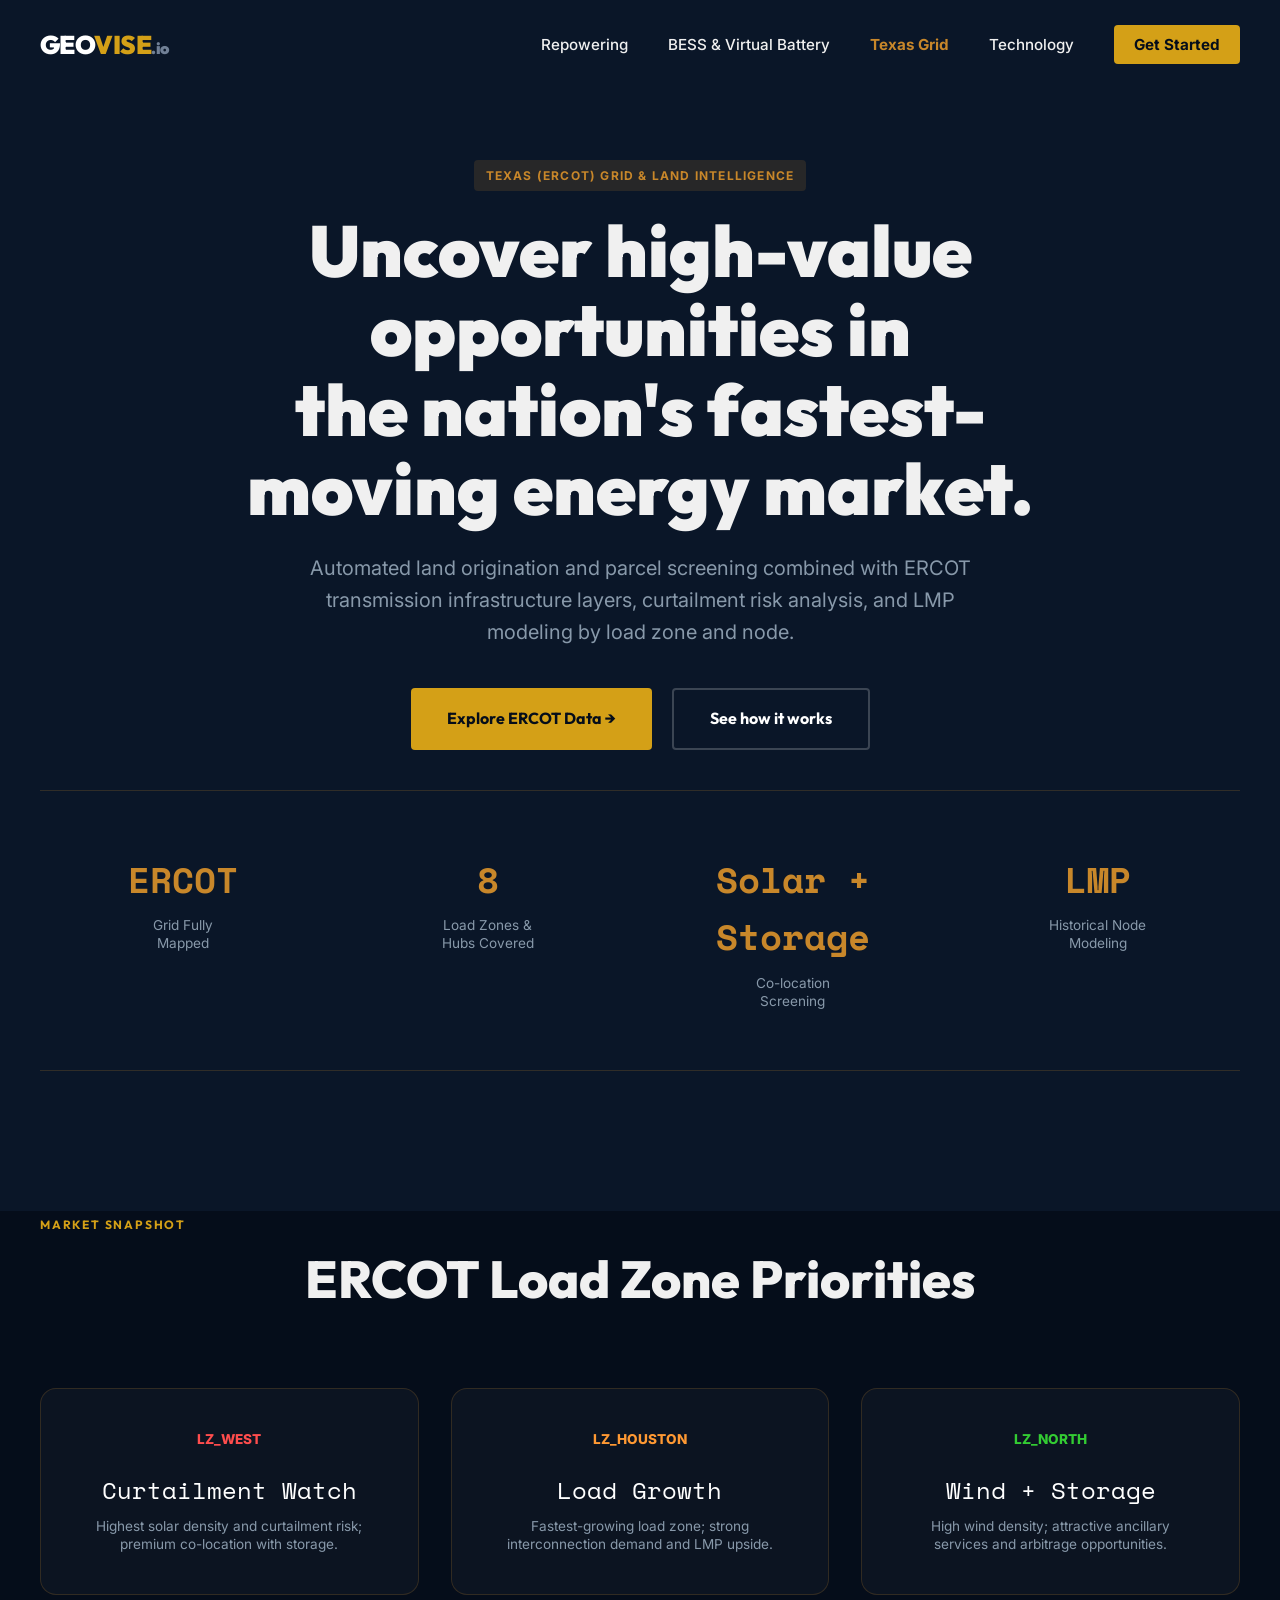
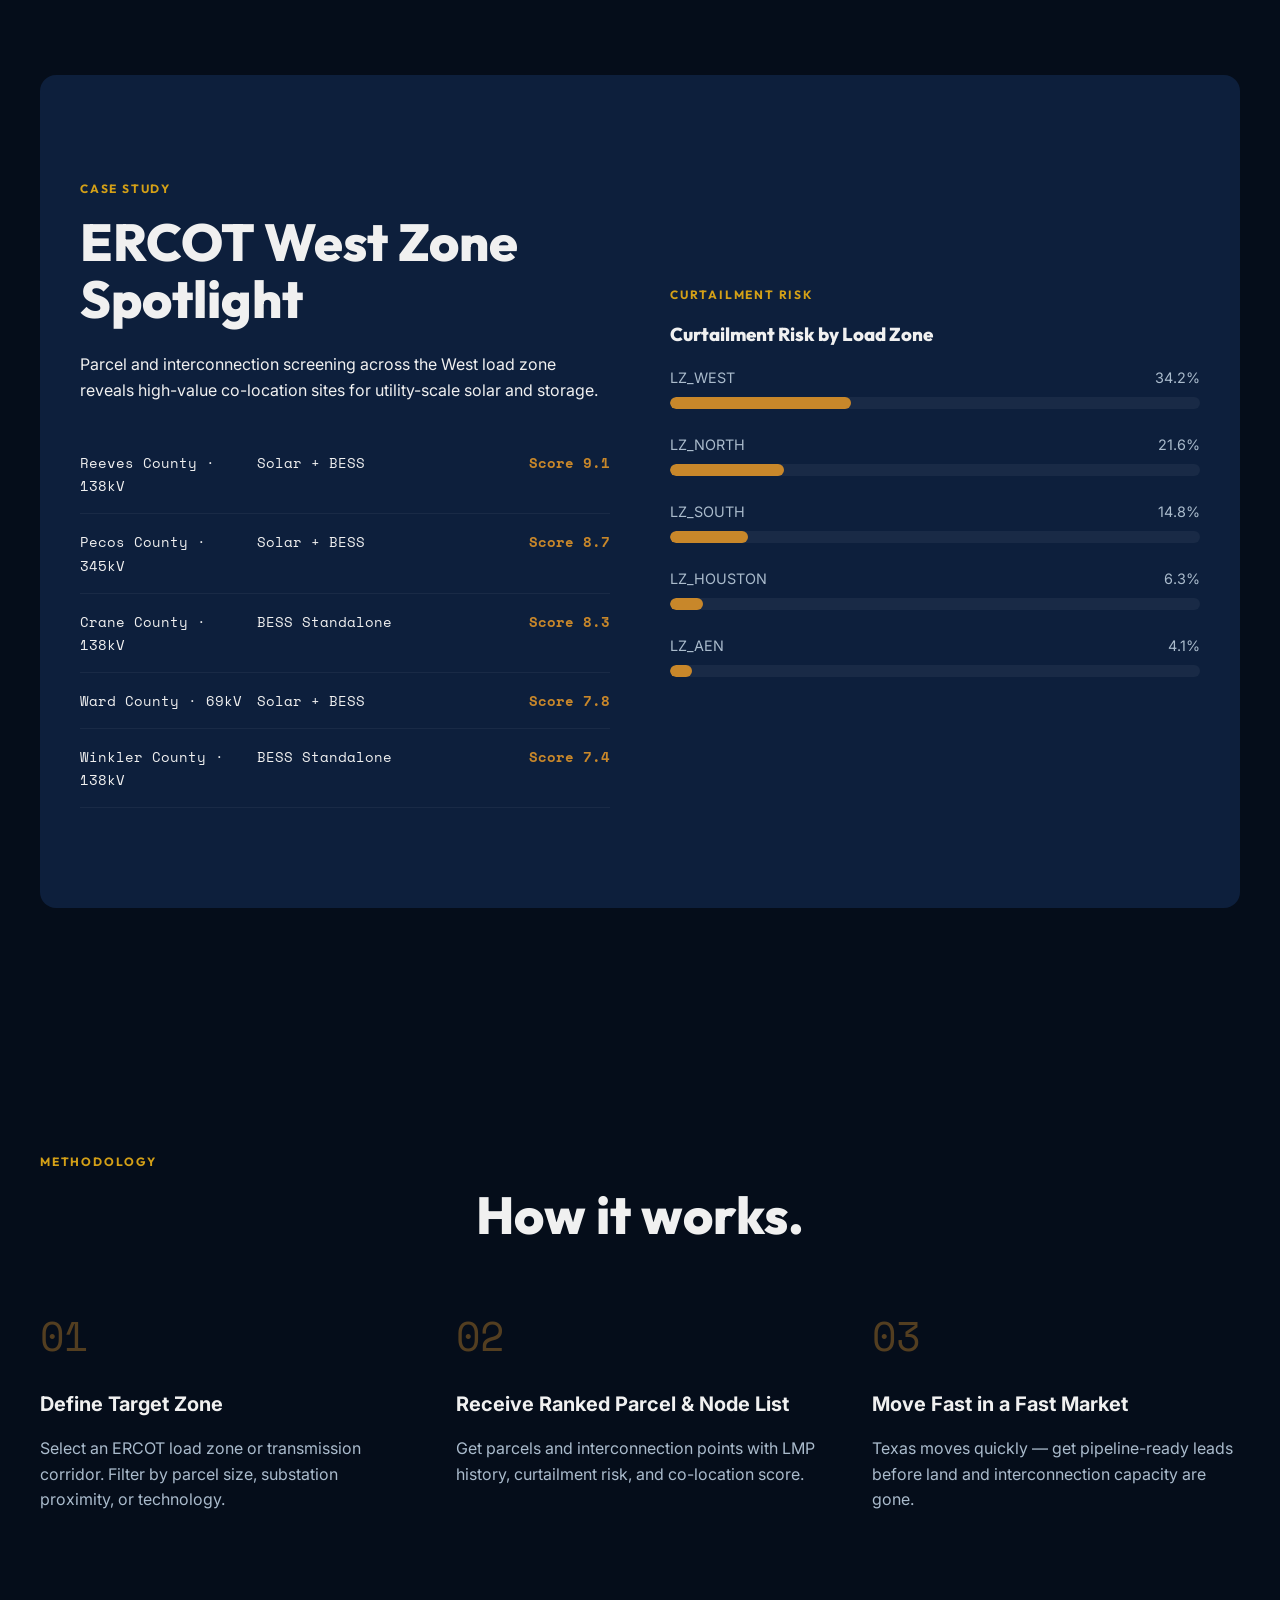
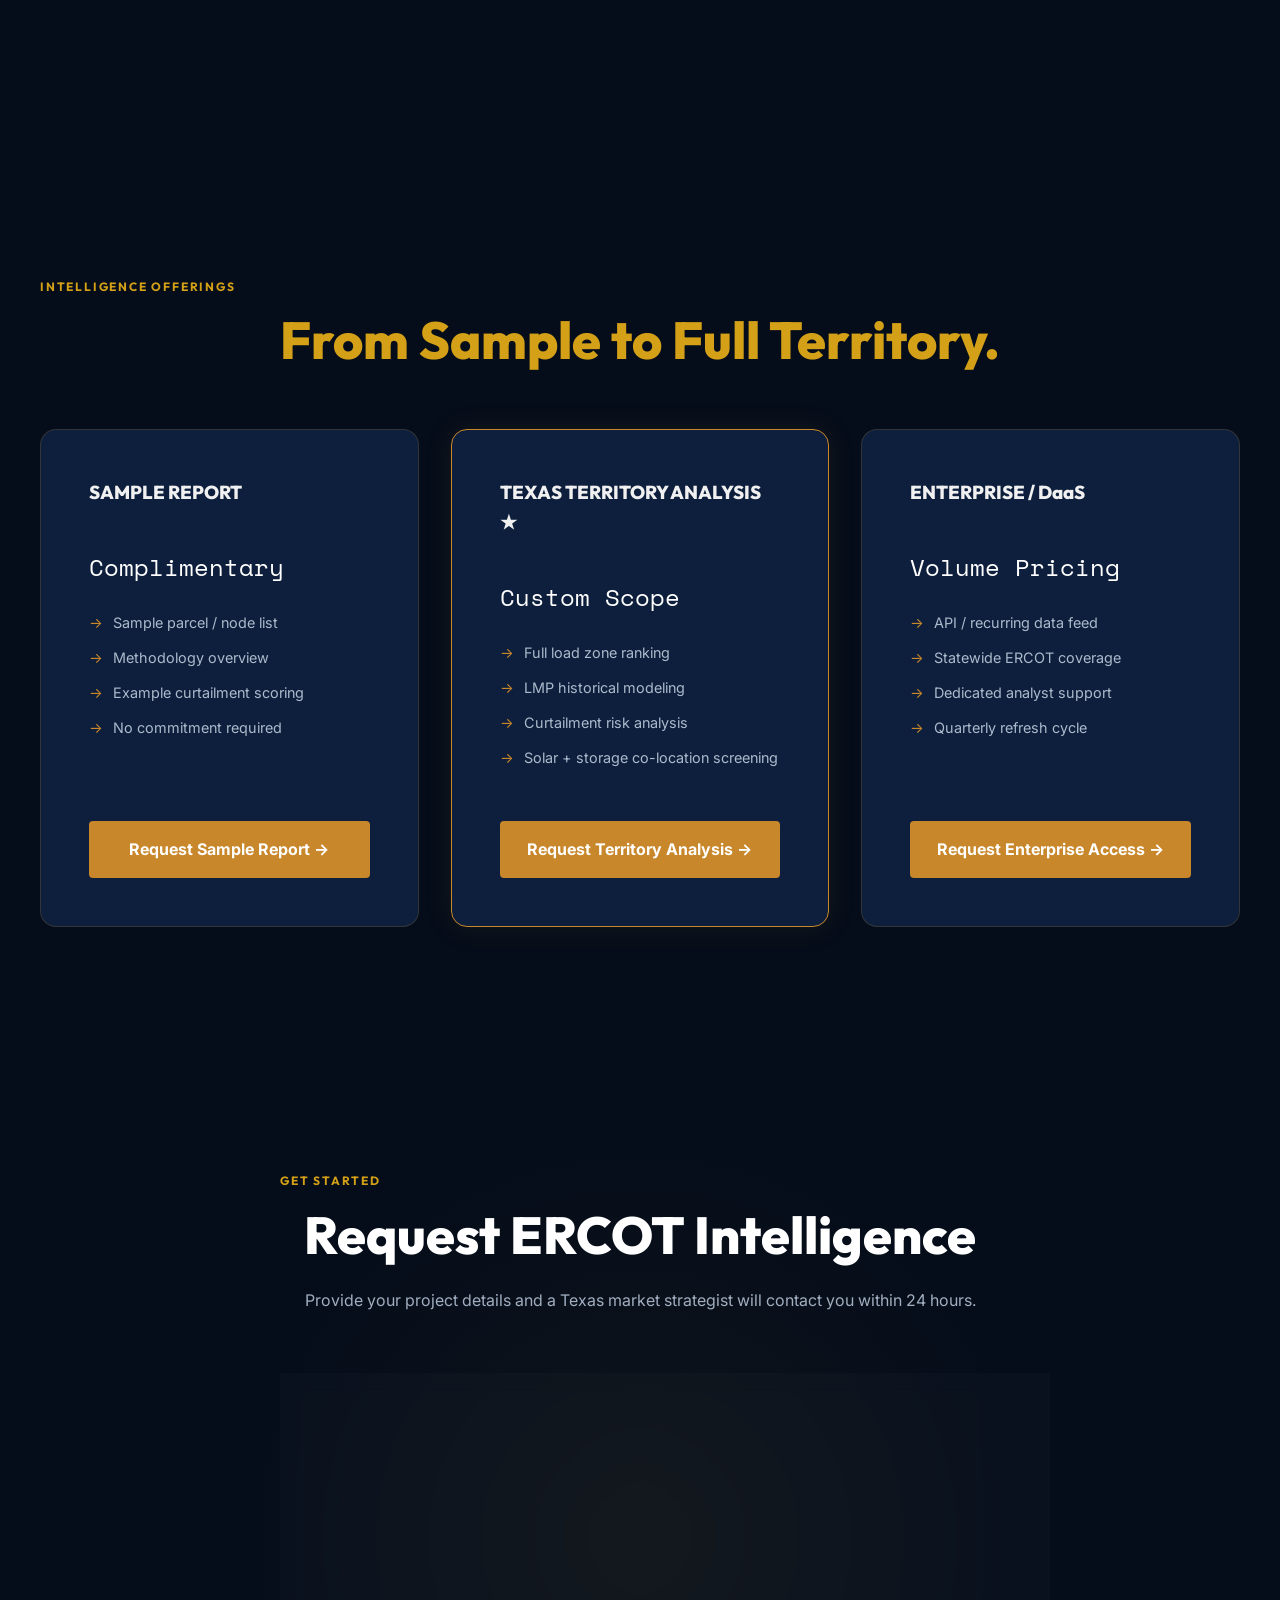
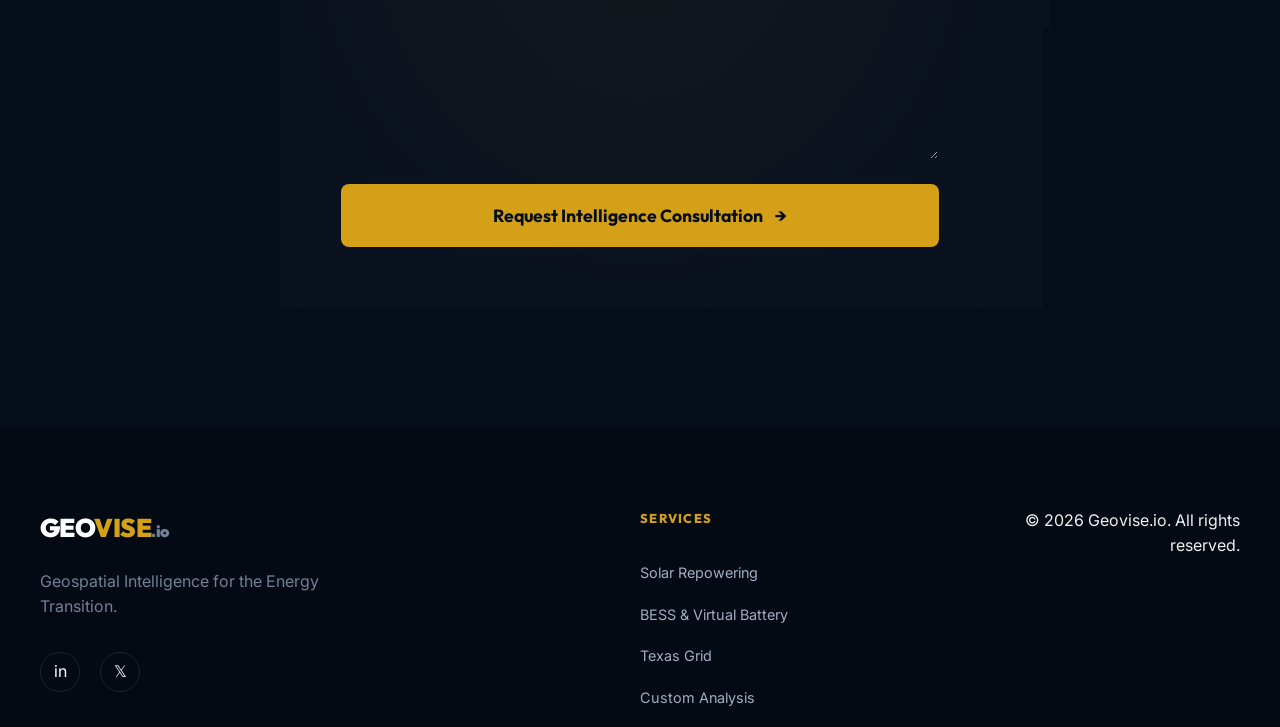
<file: texas.html>
<!DOCTYPE html>
<html lang="en">
<head>
  <!-- Google tag (gtag.js) -->
  <script async src="https://www.googletagmanager.com/gtag/js?id=G-W9G2HPWX29"></script>
  <script>
    window.dataLayer = window.dataLayer || [];
    function gtag(){dataLayer.push(arguments);}
    gtag('js', new Date());

    gtag('config', 'G-W9G2HPWX29');
  </script>
  <meta charset="UTF-8" />
  <meta name="viewport" content="width=device-width, initial-scale=1.0" />
  <title>Geovise.io — Texas (ERCOT) Grid & Land Intelligence</title>
  <meta name="description" content="Land origination, curtailment risk analysis, and LMP modeling across ERCOT load zones for developers expanding into Texas." />
  <link rel="canonical" href="https://geovise.io/texas.html" />
  <link rel="icon" type="image/svg+xml" href="favicon.svg" />

  <meta property="og:type" content="website" />
  <meta property="og:site_name" content="Geovise" />
  <meta property="og:url" content="https://geovise.io/texas.html" />
  <meta property="og:title" content="Geovise.io — Texas (ERCOT) Grid & Land Intelligence" />
  <meta property="og:description" content="Land origination, curtailment risk analysis, and LMP modeling across ERCOT load zones for developers expanding into Texas." />
  <meta property="og:image" content="https://geovise.io/og-image.png" />
  <meta name="twitter:card" content="summary_large_image" />

  <script type="application/ld+json">
  {
    "@context": "https://schema.org",
    "@type": "Service",
    "serviceType": "Texas (ERCOT) Grid & Land Intelligence",
    "provider": { "@type": "Organization", "name": "Geovise", "url": "https://geovise.io/" },
    "areaServed": ["Texas"],
    "description": "Automated land origination, parcel screening, curtailment risk analysis, and LMP modeling across ERCOT load zones."
  }
  </script>

  <link rel="preconnect" href="https://fonts.googleapis.com" />
  <link rel="preconnect" href="https://fonts.gstatic.com" crossorigin />
  <link href="https://fonts.googleapis.com/css2?family=Outfit:wght@400;500;600;700;800;900&family=Inter:wght@400;500;600&family=Space+Mono:wght@400;700&display=swap" rel="stylesheet" />
  <link rel="stylesheet" href="styles.css" />
</head>
<body class="subpage">

  <!-- ====== NAVBAR ====== -->
  <nav class="navbar scrolled" id="navbar">
    <div class="nav-container">
      <a href="index.html" class="nav-logo" style="text-decoration: none;">
        <span class="logo-geo">GEO</span><span class="logo-vise">VISE</span><span class="logo-dot">.io</span>
      </a>
      <ul class="nav-links">
        <li><a href="repowering.html">Repowering</a></li>
        <li><a href="bess.html">BESS &amp; Virtual Battery</a></li>
        <li><a href="texas.html" class="active">Texas Grid</a></li>
        <li><a href="index.html#technology">Technology</a></li>
        <li><a href="#contact" class="nav-cta">Get Started</a></li>
      </ul>
      <button class="nav-hamburger" id="hamburger" aria-label="Toggle menu">
        <span></span><span></span><span></span>
      </button>
    </div>
  </nav>

  <!-- ====== HERO ====== -->
  <header class="subpage-hero">
    <div class="container">
      <span class="sub-tag">TEXAS (ERCOT) GRID &amp; LAND INTELLIGENCE</span>
      <h1 class="sub-title">Uncover high-value opportunities in<br>the nation's fastest-moving energy market.</h1>
      <p class="sub-subtitle">Automated land origination and parcel screening combined with ERCOT transmission infrastructure layers, curtailment risk analysis, and LMP modeling by load zone and node.</p>
      <div class="hero-cta-group">
        <a href="#contact" class="btn btn-gold">Explore ERCOT Data →</a>
        <a href="#how-it-works" class="btn btn-outline">See how it works</a>
      </div>

      <div class="stats-strip">
        <div class="stat-box">
          <span class="stat-val">ERCOT</span>
          <span class="stat-desc">Grid Fully<br>Mapped</span>
        </div>
        <div class="stat-box">
          <span class="stat-val">8</span>
          <span class="stat-desc">Load Zones &amp;<br>Hubs Covered</span>
        </div>
        <div class="stat-box">
          <span class="stat-val">Solar + Storage</span>
          <span class="stat-desc">Co-location<br>Screening</span>
        </div>
        <div class="stat-box">
          <span class="stat-val">LMP</span>
          <span class="stat-desc">Historical Node<br>Modeling</span>
        </div>
      </div>
    </div>
  </header>

  <!-- ====== LOAD ZONE SNAPSHOT ====== -->
  <section class="container">
    <span class="section-label centered">Market Snapshot</span>
    <h2 class="section-title centered">ERCOT Load Zone Priorities</h2>
    <div class="urgency-grid">
      <div class="urgency-card">
        <span class="urgency-label urgency-crit">LZ_WEST</span>
        <div class="urgency-year">Curtailment Watch</div>
        <p class="stat-desc">Highest solar density and curtailment risk; premium co-location with storage.</p>
      </div>
      <div class="urgency-card">
        <span class="urgency-label urgency-high">LZ_HOUSTON</span>
        <div class="urgency-year">Load Growth</div>
        <p class="stat-desc">Fastest-growing load zone; strong interconnection demand and LMP upside.</p>
      </div>
      <div class="urgency-card">
        <span class="urgency-label urgency-med">LZ_NORTH</span>
        <div class="urgency-year">Wind + Storage</div>
        <p class="stat-desc">High wind density; attractive ancillary services and arbitrage opportunities.</p>
      </div>
    </div>
  </section>

  <!-- ====== SPOTLIGHT ====== -->
  <section class="container">
    <div class="spotlight-section">
      <div class="container">
        <div class="spotlight-grid">
          <div>
            <span class="section-label">Case Study</span>
            <h2 class="section-title">ERCOT West Zone Spotlight</h2>
            <p class="gray-light">Parcel and interconnection screening across the West load zone reveals high-value co-location sites for utility-scale solar and storage.</p>
            <ul class="zip-list">
              <li class="zip-item">
                <span>Reeves County · 138kV</span>
                <span>Solar + BESS</span>
                <span class="zip-score">Score 9.1</span>
              </li>
              <li class="zip-item">
                <span>Pecos County · 345kV</span>
                <span>Solar + BESS</span>
                <span class="zip-score">Score 8.7</span>
              </li>
              <li class="zip-item">
                <span>Crane County · 138kV</span>
                <span>BESS Standalone</span>
                <span class="zip-score">Score 8.3</span>
              </li>
              <li class="zip-item">
                <span>Ward County · 69kV</span>
                <span>Solar + BESS</span>
                <span class="zip-score">Score 7.8</span>
              </li>
              <li class="zip-item">
                <span>Winkler County · 138kV</span>
                <span>BESS Standalone</span>
                <span class="zip-score">Score 7.4</span>
              </li>
            </ul>
          </div>
          <div class="chart-container">
            <span class="section-label">Curtailment Risk</span>
            <h3 class="tech-title">Curtailment Risk by Load Zone</h3>
            <div class="bar-row">
              <div class="bar-label"><span>LZ_WEST</span><span>34.2%</span></div>
              <div class="bar-outer"><div class="bar-inner" style="width: 34.2%;"></div></div>
            </div>
            <div class="bar-row">
              <div class="bar-label"><span>LZ_NORTH</span><span>21.6%</span></div>
              <div class="bar-outer"><div class="bar-inner" style="width: 21.6%;"></div></div>
            </div>
            <div class="bar-row">
              <div class="bar-label"><span>LZ_SOUTH</span><span>14.8%</span></div>
              <div class="bar-outer"><div class="bar-inner" style="width: 14.8%;"></div></div>
            </div>
            <div class="bar-row">
              <div class="bar-label"><span>LZ_HOUSTON</span><span>6.3%</span></div>
              <div class="bar-outer"><div class="bar-inner" style="width: 6.3%;"></div></div>
            </div>
            <div class="bar-row">
              <div class="bar-label"><span>LZ_AEN</span><span>4.1%</span></div>
              <div class="bar-outer"><div class="bar-inner" style="width: 4.1%;"></div></div>
            </div>
          </div>
        </div>
      </div>
    </div>
  </section>

  <!-- ====== HOW IT WORKS ====== -->
  <section class="how-it-works-sub" id="how-it-works">
    <div class="container">
      <span class="section-label centered">Methodology</span>
      <h2 class="section-title centered">How it works.</h2>
      <div class="step-grid">
        <div class="step-card">
          <div class="step-num">01</div>
          <div class="step-body">
            <h4>Define Target Zone</h4>
            <p>Select an ERCOT load zone or transmission corridor. Filter by parcel size, substation proximity, or technology.</p>
          </div>
        </div>
        <div class="step-card">
          <div class="step-num">02</div>
          <div class="step-body">
            <h4>Receive Ranked Parcel &amp; Node List</h4>
            <p>Get parcels and interconnection points with LMP history, curtailment risk, and co-location score.</p>
          </div>
        </div>
        <div class="step-card">
          <div class="step-num">03</div>
          <div class="step-body">
            <h4>Move Fast in a Fast Market</h4>
            <p>Texas moves quickly — get pipeline-ready leads before land and interconnection capacity are gone.</p>
          </div>
        </div>
      </div>
    </div>
  </section>

  <!-- ====== INTELLIGENCE OFFERINGS ====== -->
  <section class="pricing-section" id="offerings">
    <div class="container">
      <span class="section-label centered">Intelligence Offerings</span>
      <h2 class="section-title centered gold">From Sample to Full Territory.</h2>
      <div class="pricing-grid">
        <!-- Sample -->
        <div class="pricing-card">
          <h3 class="tech-title">SAMPLE REPORT</h3>
          <div class="price-tag" style="font-size: 1.5rem;">Complimentary</div>
          <ul class="price-feat">
            <li>Sample parcel / node list</li>
            <li>Methodology overview</li>
            <li>Example curtailment scoring</li>
            <li>No commitment required</li>
          </ul>
          <a href="#contact" class="stripe-btn">Request Sample Report →</a>
        </div>
        <!-- Territory -->
        <div class="pricing-card featured">
          <h3 class="tech-title">TEXAS TERRITORY ANALYSIS ★</h3>
          <div class="price-tag" style="font-size: 1.5rem;">Custom Scope</div>
          <ul class="price-feat">
            <li>Full load zone ranking</li>
            <li>LMP historical modeling</li>
            <li>Curtailment risk analysis</li>
            <li>Solar + storage co-location screening</li>
          </ul>
          <a href="#contact" class="stripe-btn">Request Territory Analysis →</a>
        </div>
        <!-- Enterprise -->
        <div class="pricing-card">
          <h3 class="tech-title">ENTERPRISE / DaaS</h3>
          <div class="price-tag" style="font-size: 1.5rem;">Volume Pricing</div>
          <ul class="price-feat">
            <li>API / recurring data feed</li>
            <li>Statewide ERCOT coverage</li>
            <li>Dedicated analyst support</li>
            <li>Quarterly refresh cycle</li>
          </ul>
          <a href="#contact" class="stripe-btn">Request Enterprise Access →</a>
        </div>
      </div>
    </div>
  </section>

  <!-- ====== CONTACT FORM ====== -->
  <section class="contact-section" id="contact">
    <div class="contact-bg-glow"></div>
    <div class="container contact-container">
      <div class="contact-header">
        <span class="section-label centered">Get Started</span>
        <h2 class="section-title centered white">Request ERCOT Intelligence</h2>
        <p class="contact-subtitle">Provide your project details and a Texas market strategist will contact you within 24 hours.</p>
      </div>
      <form class="contact-form" id="texasForm" novalidate>
        <div class="form-row">
          <div class="form-group">
            <label for="fullName">Full Name</label>
            <input type="text" id="fullName" name="fullName" placeholder="Jane Smith" required />
          </div>
          <div class="form-group">
            <label for="company">Company</label>
            <input type="text" id="company" name="company" placeholder="Acme Energy LLC" required />
          </div>
        </div>
        <div class="form-row">
          <div class="form-group">
            <label for="email">Corporate Email</label>
            <input type="email" id="email" name="email" placeholder="jane@yourcompany.com" required />
          </div>
          <div class="form-group">
            <label for="product">Product of Interest</label>
            <select id="product" name="product" required>
              <option value="Texas (ERCOT) Land & Node Origination" selected>Texas (ERCOT) Land &amp; Node Origination</option>
              <option value="Utility-Scale Solar Repowering Intelligence">Utility-Scale Solar Repowering Intelligence</option>
              <option value="BESS & Virtual Battery Siting (CAISO / ERCOT)">BESS &amp; Virtual Battery Siting (CAISO / ERCOT)</option>
              <option value="Custom Territory / GIS Analysis">Custom Territory / GIS Analysis</option>
              <option value="Enterprise / Data-as-a-Service (DaaS)">Enterprise / Data-as-a-Service (DaaS)</option>
              <option value="Partnership Inquiry">Partnership Inquiry</option>
            </select>
          </div>
        </div>
        <div class="form-group full-width">
          <label for="message">How Can We Help? <span class="optional">(Optional)</span></label>
          <textarea id="message" name="message" rows="3" placeholder="Briefly describe your target load zone or portfolio..."></textarea>
        </div>
        <button type="submit" class="btn btn-gold btn-large" id="submitBtn">
          Request Intelligence Consultation
          <span class="btn-arrow">→</span>
        </button>
      </form>
      <div class="form-success" id="formSuccess">
        <div class="success-icon">✦</div>
        <h3>Request Received</h3>
        <p>Our intelligence team will reach out within 24 hours.</p>
      </div>
    </div>
  </section>

  <!-- ====== FOOTER ====== -->
  <footer class="footer">
    <div class="container footer-grid">
      <div class="footer-brand">
        <a href="index.html" class="nav-logo" style="text-decoration: none;">
          <span class="logo-geo">GEO</span><span class="logo-vise">VISE</span><span class="logo-dot">.io</span>
        </a>
        <p class="footer-tagline">Geospatial Intelligence for the Energy Transition.</p>
        <div class="footer-socials">
          <a href="#" aria-label="LinkedIn" class="social-link">in</a>
          <a href="#" aria-label="Twitter/X" class="social-link">𝕏</a>
        </div>
      </div>
      <div class="footer-col">
        <h5 class="footer-heading">Services</h5>
        <ul>
          <li><a href="repowering.html">Solar Repowering</a></li>
          <li><a href="bess.html">BESS &amp; Virtual Battery</a></li>
          <li><a href="texas.html">Texas Grid</a></li>
          <li><a href="#contact">Custom Analysis</a></li>
        </ul>
      </div>
      <div class="footer-col" style="text-align: right;">
        <span class="gray">© 2026 Geovise.io. All rights reserved.</span>
      </div>
    </div>
  </footer>

  <script src="main.js"></script>
</body>
</html>
</file>
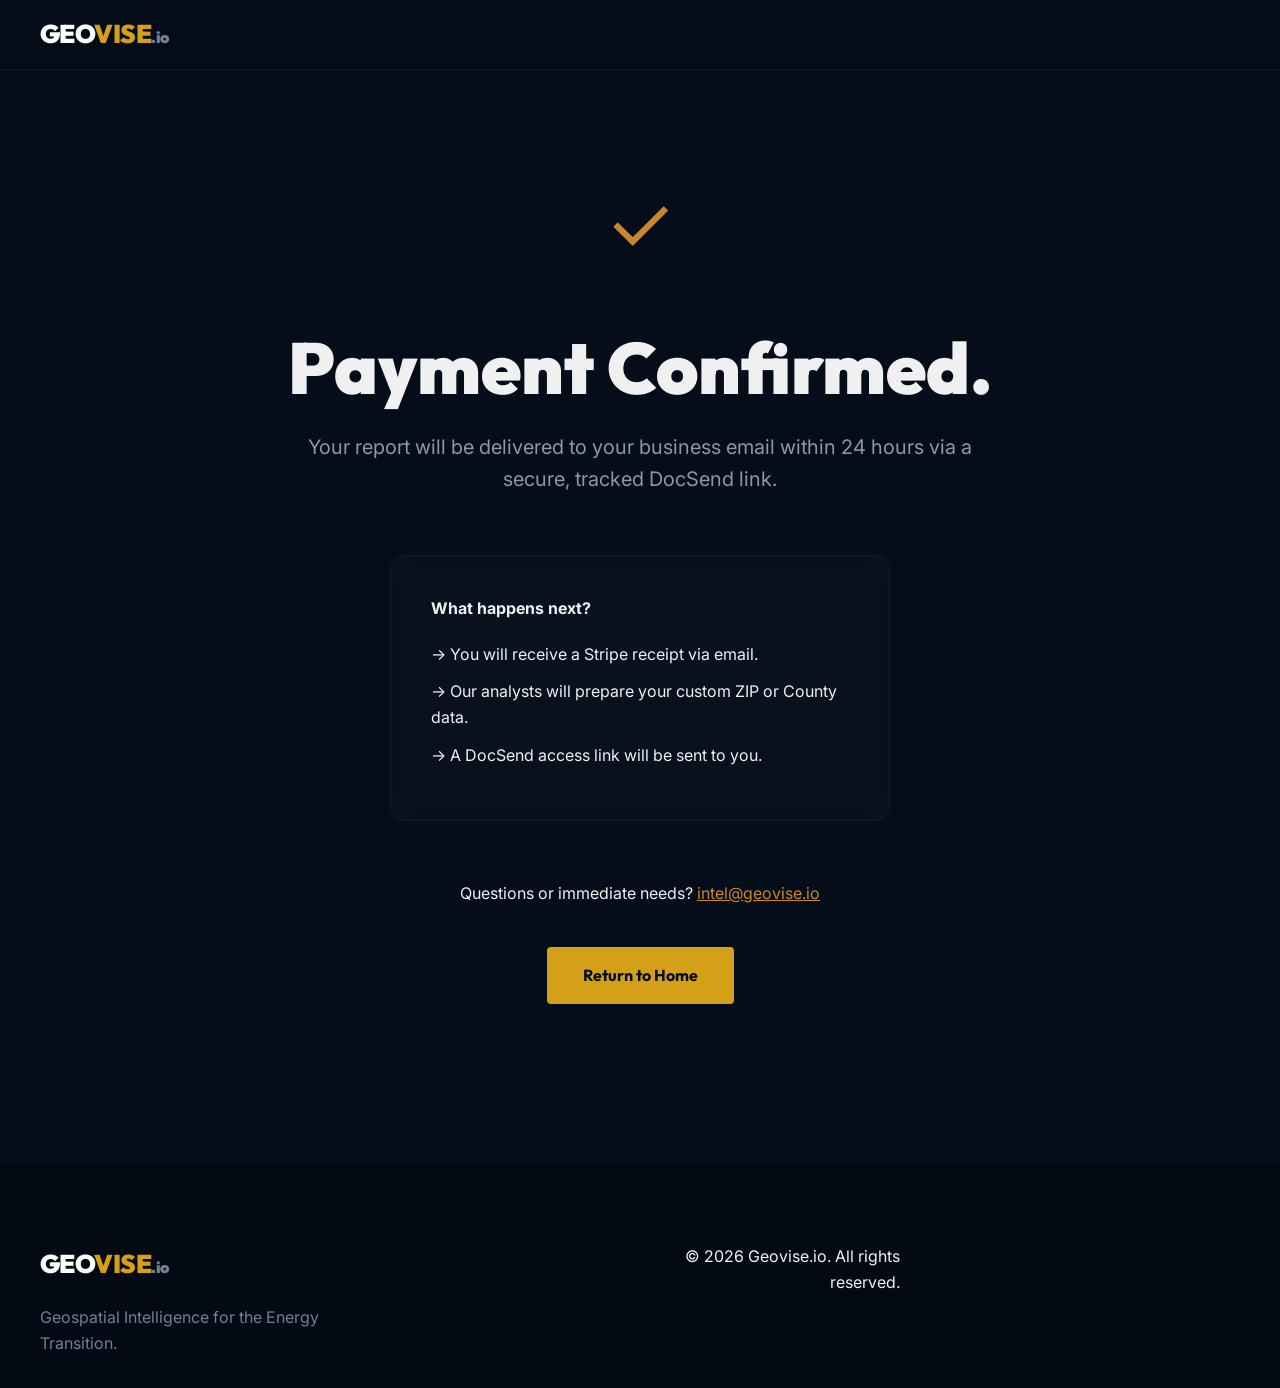
<file: thank-you.html>
<!DOCTYPE html>
<html lang="en">
<head>
  <!-- Google tag (gtag.js) -->
  <script async src="https://www.googletagmanager.com/gtag/js?id=G-W9G2HPWX29"></script>
  <script>
    window.dataLayer = window.dataLayer || [];
    function gtag(){dataLayer.push(arguments);}
    gtag('js', new Date());

    gtag('config', 'G-W9G2HPWX29');
    gtag('event', 'purchase_confirmed');
  </script>
  <meta charset="UTF-8" />
  <meta name="viewport" content="width=device-width, initial-scale=1.0" />
  <title>Geovise.io — Payment Confirmed</title>
  <meta name="robots" content="noindex" />
  <link rel="icon" type="image/svg+xml" href="favicon.svg" />
  <link rel="preconnect" href="https://fonts.googleapis.com" />
  <link rel="preconnect" href="https://fonts.gstatic.com" crossorigin />
  <link href="https://fonts.googleapis.com/css2?family=Outfit:wght@400;500;600;700;800;900&family=Inter:wght@400;500;600&display=swap" rel="stylesheet" />
  <link rel="stylesheet" href="styles.css" />
</head>
<body class="subpage">

  <!-- ====== NAVBAR ====== -->
  <nav class="navbar scrolled">
    <div class="nav-container">
      <a href="index.html" class="nav-logo" style="text-decoration: none;">
        <span class="logo-geo">GEO</span><span class="logo-vise">VISE</span><span class="logo-dot">.io</span>
      </a>
    </div>
  </nav>

  <!-- ====== THANK YOU CONTENT ====== -->
  <section class="container" style="padding: 160px 0; text-align: center;">
    <div class="success-icon" style="font-size: 5rem; color: var(--gold); margin-bottom: 40px;">✓</div>
    <h1 class="sub-title">Payment Confirmed.</h1>
    <p class="sub-subtitle" style="margin-bottom: 60px;">Your report will be delivered to your business email within 24 hours via a secure, tracked DocSend link.</p>
    
    <div class="contact-form" style="display: inline-block; padding: 40px; text-align: left; max-width: 500px;">
      <p class="gray-light" style="margin-bottom: 20px;"><strong>What happens next?</strong></p>
      <ul class="gray-light" style="list-style: none; padding: 0;">
        <li style="margin-bottom: 12px;">→ You will receive a Stripe receipt via email.</li>
        <li style="margin-bottom: 12px;">→ Our analysts will prepare your custom ZIP or County data.</li>
        <li style="margin-bottom: 12px;">→ A DocSend access link will be sent to you.</li>
      </ul>
    </div>

    <div style="margin-top: 60px;">
      <p class="gray">Questions or immediate needs? <a href="mailto:intel@geovise.io" style="color: var(--gold);">intel@geovise.io</a></p>
      <a href="index.html" class="btn btn-gold" style="margin-top: 40px;">Return to Home</a>
    </div>
  </section>

  <!-- ====== FOOTER ====== -->
  <footer class="footer">
    <div class="container footer-grid">
      <div class="footer-brand">
        <a href="index.html" class="nav-logo" style="text-decoration: none;">
          <span class="logo-geo">GEO</span><span class="logo-vise">VISE</span><span class="logo-dot">.io</span>
        </a>
        <p class="footer-tagline">Geospatial Intelligence for the Energy Transition.</p>
      </div>
      <div class="footer-col" style="text-align: right;">
        <span class="gray">© 2026 Geovise.io. All rights reserved.</span>
      </div>
    </div>
  </footer>

</body>
</html>
</file>
<file: styles.css>
/* =========================================================
   GEOVISE.IO — STYLES.CSS
    Institutional-Grade Energy Transition Intelligence
   ========================================================= */

/* ── 1. TOKENS & RESET ──────────────────────────────────── */
:root {
  /* Colors - Sleek Navy & Gold Palette */
  --bg-deep: #050d1a;
  --bg-dark: #0a1628;
  --bg-light: #0d1b2a;
  --bg-accent: #1b263b;

  --navy-900: #0d1b2a;
  --navy-800: #1b263b;
  --navy-600: #415a77;

  --gold-500: #D4A017;
  --gold-400: #e5b32f;
  --gold-600: #b8860b;

  --text-primary: #f0f0f0;
  --text-secondary: #a0aec0;
  --text-muted: #718096;

  --white: #ffffff;
  --black: #000000;

  /* Typography */
  --font-heading: 'Outfit', sans-serif;
  --font-body: 'Inter', sans-serif;

  /* Subpage Design Tokens (Phase 2) */
  --navy:        #0a1628;
  --navy-mid:    #0d1f3c;
  --navy-light:  #112040;
  --gold:        #c8872a;
  --gold-light:  #e8a84a;
  --gold-dim:    rgba(200,135,42,0.15);
  --gray:        #8899aa;
  --gray-light:  #aabbcc;
  --border:      rgba(200,135,42,0.2);
  --card-bg:     rgba(255,255,255,0.03);

  --font-data: 'Space Mono', monospace;

  /* Spacing & Borders */
  --container-width: 1280px;
  --radius-sm: 4px;
  --radius-md: 8px;
  --radius-lg: 16px;
  --border-glow: 1px solid rgba(212, 160, 23, 0.15);

  /* Animations */
  --transition-smooth: all 0.4s cubic-bezier(0.165, 0.84, 0.44, 1);
  --transition-fast: all 0.2s ease;
}

* {
  margin: 0;
  padding: 0;
  box-sizing: border-box;
}

html {
  scroll-behavior: smooth;
}

body {
  background-color: var(--bg-deep);
  color: var(--text-primary);
  font-family: var(--font-body);
  line-height: 1.6;
  overflow-x: hidden;
  -webkit-font-smoothing: antialiased;
}

/* ── 2. GENERAL UTILITIES ───────────────────────────────── */
.container {
  max-width: var(--container-width);
  margin: 0 auto;
  padding: 0 40px;
}

section {
  padding: 120px 0;
  position: relative;
}

.centered { text-align: center; }
.gold { color: var(--gold-500); }
.white { color: var(--white); }

.section-label {
  display: inline-block;
  text-transform: uppercase;
  letter-spacing: 0.15em;
  font-weight: 700;
  font-size: 0.75rem;
  color: var(--gold-500);
  margin-bottom: 1rem;
  font-family: var(--font-heading);
}

.section-title {
  font-family: var(--font-heading);
  font-size: clamp(2rem, 5vw, 3.25rem);
  font-weight: 800;
  line-height: 1.1;
  margin-bottom: 1.5rem;
}

.btn {
  display: inline-flex;
  align-items: center;
  justify-content: center;
  padding: 16px 36px;
  font-family: var(--font-heading);
  font-weight: 700;
  font-size: 1rem;
  text-decoration: none;
  border-radius: var(--radius-sm);
  transition: var(--transition-smooth);
  cursor: pointer;
  border: none;
}

.btn-gold {
  background: var(--gold-500);
  color: var(--bg-deep);
}
.btn-gold:hover {
  background: var(--gold-400);
  transform: translateY(-2px);
  box-shadow: 0 10px 20px rgba(212, 160, 23, 0.2);
}

.btn-outline {
  background: transparent;
  color: var(--white);
  border: 2px solid rgba(255, 255, 255, 0.2);
}
.btn-outline:hover {
  border-color: var(--gold-500);
  color: var(--gold-500);
  transform: translateY(-2px);
}

/* ── 3. NAVBAR ─────────────────────────────────────────── */
.navbar {
  position: fixed;
  top: 0;
  left: 0;
  width: 100%;
  height: 90px;
  z-index: 1000;
  display: flex;
  align-items: center;
  transition: var(--transition-smooth);
}

.navbar.scrolled {
  height: 70px;
  background: rgba(5, 13, 26, 0.85);
  backdrop-filter: blur(12px);
  border-bottom: 1px solid rgba(212, 160, 23, 0.1);
}

.nav-container {
  width: 100%;
  max-width: var(--container-width);
  margin: 0 auto;
  padding: 0 40px;
  display: flex;
  justify-content: space-between;
  align-items: center;
}

.nav-logo {
  font-family: var(--font-heading);
  font-size: 1.6rem;
  font-weight: 900;
  letter-spacing: -0.02em;
}
.logo-geo { color: var(--white); }
.logo-vise { color: var(--gold-500); }
.logo-dot { color: var(--text-muted); font-size: 1rem; }

.nav-links {
  display: flex;
  list-style: none;
  gap: 40px;
}
.nav-links a {
  text-decoration: none;
  color: var(--text-primary);
  font-weight: 500;
  font-size: 0.95rem;
  transition: var(--transition-fast);
}
.nav-links a:hover {
  color: var(--gold-500);
}

.nav-cta {
  background: var(--gold-500);
  color: var(--bg-deep) !important;
  padding: 10px 20px;
  border-radius: var(--radius-sm);
  font-weight: 700 !important;
}

.nav-hamburger {
  display: none;
  background: none;
  border: none;
  width: 30px;
  height: 20px;
  position: relative;
  cursor: pointer;
}
.nav-hamburger span {
  display: block;
  width: 100%;
  height: 2px;
  background: var(--white);
  margin-bottom: 6px;
  transition: 0.3s;
}

/* ── 4. HERO SECTION ───────────────────────────────────── */
.hero {
  height: 100vh;
  min-height: 800px;
  display: flex;
  align-items: center;
  justify-content: center;
  text-align: center;
  overflow: hidden;
  position: relative;
}

#heroCanvas {
  position: absolute;
  top: 0;
  left: 0;
  width: 100%;
  height: 100%;
}

.hero-overlay {
  position: absolute;
  top: 0;
  left: 0;
  width: 100%;
  height: 100%;
  background: linear-gradient(to bottom, transparent 40%, var(--bg-deep) 95%);
}

.hero-content {
  position: relative;
  z-index: 10;
  max-width: 900px;
  padding: 0 20px;
}

.hero-badge {
  display: inline-block;
  padding: 8px 16px;
  background: rgba(212, 160, 23, 0.1);
  border: 1px solid rgba(212, 160, 23, 0.3);
  color: var(--gold-500);
  font-weight: 600;
  font-size: 0.85rem;
  border-radius: 40px;
  margin-bottom: 24px;
  letter-spacing: 0.05em;
  backdrop-filter: blur(4px);
}

.hero-title {
  font-family: var(--font-heading);
  font-size: clamp(3.5rem, 10vw, 7rem);
  font-weight: 900;
  color: var(--white);
  line-height: 0.9;
  margin-bottom: 12px;
  letter-spacing: -3px;
}

.hero-subtitle {
  font-family: var(--font-heading);
  font-size: clamp(1.25rem, 3vw, 2.25rem);
  font-weight: 400;
  color: var(--text-secondary);
  margin-bottom: 32px;
}

.hero-markets {
  margin-bottom: 48px;
  display: flex;
  gap: 12px;
  justify-content: center;
}
.market-tag {
  color: var(--white);
  font-weight: 700;
  font-size: 1.1rem;
  letter-spacing: 0.1em;
  text-transform: uppercase;
  opacity: 0.8;
}

.hero-cta-group {
  display: flex;
  gap: 20px;
  justify-content: center;
}

.hero-scroll-indicator {
  position: absolute;
  bottom: 40px;
  left: 50%;
  transform: translateX(-50%);
  display: flex;
  flex-direction: column;
  align-items: center;
}
.scroll-line {
  width: 1px;
  height: 80px;
  background: linear-gradient(to bottom, var(--gold-500), transparent);
  animation: scrollAnim 2s infinite;
}

@keyframes scrollAnim {
  0% { transform: scaleY(0); transform-origin: top; }
  50% { transform: scaleY(1); transform-origin: top; }
  51% { transform: scaleY(1); transform-origin: bottom; }
  100% { transform: scaleY(0); transform-origin: bottom; }
}

/* ── 5. VALUE PROPOSITION ───────────────────────────────── */
.value-section {
  padding-bottom: 80px;
}
.value-grid {
  display: grid;
  grid-template-columns: 1.2fr 0.8fr;
  gap: 80px;
  align-items: center;
}

.value-body {
  font-size: 1.25rem;
  color: var(--text-secondary);
  margin-bottom: 48px;
}

.value-stats {
  display: grid;
  grid-template-columns: repeat(3, 1fr);
  gap: 40px;
}
.stat-number {
  display: block;
  font-family: var(--font-heading);
  font-size: 2.5rem;
  font-weight: 800;
  color: var(--gold-500);
}
.stat-label {
  font-size: 0.9rem;
  font-weight: 600;
  color: var(--text-muted);
}

.glowing-card {
  position: relative;
  padding: 4px;
  background: linear-gradient(135deg, rgba(212,160,23,0.3) 0%, transparent 40%, rgba(212,160,23,0.1) 100%);
  border-radius: var(--radius-lg);
}
.glowing-card-inner {
  background: var(--bg-dark);
  border-radius: calc(var(--radius-lg) - 2px);
  padding: 32px;
  text-align: center;
  position: relative;
}
#miniNetworkCanvas {
  max-width: 100%;
}
.glowing-label {
  margin-top: 24px;
  font-family: var(--font-heading);
  font-weight: 700;
  color: var(--text-secondary);
  font-size: 0.9rem;
}

/* ── 6. SERVICES ───────────────────────────────────────── */
.services-section { background: var(--bg-dark); }
.services-intro {
  max-width: 700px;
  margin: 0 auto 64px;
  text-align: center;
  font-size: 1.1rem;
  color: var(--text-secondary);
}

.services-grid {
  display: grid;
  grid-template-columns: repeat(3, 1fr);
  gap: 32px;
}

.service-card {
  background: var(--bg-light);
  padding: 48px;
  border-radius: var(--radius-lg);
  border: 1px solid rgba(255, 255, 255, 0.03);
  transition: var(--transition-smooth);
  position: relative;
  overflow: hidden;
}
.service-card:hover { border-color: rgba(212, 160, 23, 0.2); }

.service-icon { width: 56px; height: 56px; margin-bottom: 32px; }

.service-tag {
  font-size: 0.75rem;
  font-weight: 800;
  text-transform: uppercase;
  color: var(--gold-500);
  margin-bottom: 12px;
  letter-spacing: 0.1em;
}

.service-title {
  font-family: var(--font-heading);
  font-size: 1.75rem;
  font-weight: 800;
  margin-bottom: 12px;
}
.service-subtitle {
  color: var(--text-muted);
  font-size: 0.95rem;
  margin-bottom: 32px;
}

.service-list {
  list-style: none;
  margin-bottom: 40px;
}
.service-list li {
  font-size: 0.95rem;
  color: var(--text-secondary);
  margin-bottom: 16px;
  display: flex;
  line-height: 1.4;
}
.list-dot {
  width: 6px;
  height: 6px;
  background: var(--gold-500);
  border-radius: 50%;
  margin-right: 12px;
  margin-top: 8px;
  flex-shrink: 0;
}

.service-cta {
  text-decoration: none;
  color: var(--white);
  font-weight: 700;
  font-size: 0.9rem;
  display: flex;
  align-items: center;
  gap: 8px;
}
.service-cta span { transition: transform 0.2s ease; }
.service-cta:hover span { transform: translateX(5px); }

/* ── 7. TECHNOLOGY ─────────────────────────────────────── */
.tech-grid {
  display: grid;
  grid-template-columns: 1fr 1.3fr 1fr;
  gap: 32px;
}

.tech-box {
  background: rgba(255, 255, 255, 0.02);
  border: 1px solid rgba(255, 255, 255, 0.05);
  padding: 40px;
  border-radius: var(--radius-lg);
  transition: var(--transition-fast);
}
.tech-box.featured {
  background: rgba(212, 160, 23, 0.03);
  border-color: rgba(212, 160, 23, 0.15);
  position: relative;
}

.tech-icon-wrap { width: 48px; height: 48px; margin-bottom: 32px; }

.tech-featured-badge {
  position: absolute;
  top: 40px;
  right: 40px;
  font-size: 0.65rem;
  font-weight: 800;
  background: var(--gold-500);
  color: var(--bg-deep);
  padding: 4px 10px;
  border-radius: 4px;
}

.tech-title { font-family: var(--font-heading); margin-bottom: 16px; font-weight: 800;}
.tech-divider { width: 30px; height: 3px; background: var(--gold-500); margin-bottom: 24px; }
.tech-body { color: var(--text-secondary); font-size: 0.95rem; margin-bottom: 24px; }

.tech-tags {
  display: flex;
  flex-wrap: wrap;
  list-style: none;
  gap: 8px;
}
.tech-tags li {
  font-size: 0.7rem;
  font-weight: 700;
  padding: 4px 10px;
  background: rgba(255, 255, 255, 0.05);
  border-radius: 4px;
  color: var(--text-muted);
}

.insight-report-mock {
  margin-top: 24px;
  background: var(--bg-deep);
  border: 1px solid rgba(212, 160, 23, 0.15);
  border-radius: var(--radius-md);
  overflow: hidden;
  font-family: var(--font-data, 'Space Mono', monospace);
}
.report-mock-header,
.report-mock-row {
  display: grid;
  grid-template-columns: 1.4fr 0.6fr 1fr;
  gap: 8px;
  padding: 10px 14px;
  font-size: 0.72rem;
}
.report-mock-header {
  text-transform: uppercase;
  letter-spacing: 0.08em;
  color: var(--text-muted);
  background: rgba(255, 255, 255, 0.03);
  font-family: var(--font-heading);
  font-weight: 700;
}
.report-mock-row {
  border-top: 1px solid rgba(255, 255, 255, 0.05);
  color: var(--text-secondary);
}
.report-mock-row.dim { opacity: 0.55; }
.mock-score { color: var(--gold-500); font-weight: 700; }
.mock-status {
  font-family: var(--font-body);
  font-weight: 600;
  font-size: 0.72rem;
  padding: 2px 8px;
  border-radius: 20px;
  display: inline-block;
  width: fit-content;
}
.mock-high { color: #6fe08a; background: rgba(111, 224, 138, 0.1); }
.mock-med  { color: var(--gold-400); background: rgba(212, 160, 23, 0.1); }
.mock-low  { color: var(--text-muted); background: rgba(255, 255, 255, 0.05); }

/* ── 8. TRUST STRIP ────────────────────────────────────── */
.trust-strip {
  display: flex;
  justify-content: space-between;
  align-items: center;
  padding: 40px 0;
  border-top: 1px solid rgba(255, 255, 255, 0.05);
  border-bottom: 1px solid rgba(255, 255, 255, 0.05);
  margin-bottom: 64px;
}
.trust-logo {
  font-family: var(--font-heading);
  font-weight: 900;
  font-size: 1.25rem;
  color: var(--text-muted);
  opacity: 0.4;
}

.trust-badges {
  display: grid;
  grid-template-columns: repeat(4, 1fr);
  gap: 40px;
}
.trust-badge { display: flex; align-items: center; gap: 16px; }
.trust-badge-icon { font-size: 1.5rem; color: var(--gold-500); }
.trust-badge-text { font-size: 0.85rem; font-weight: 700; line-height: 1.2; }
.trust-badge-text small { color: var(--text-muted); font-weight: 400; font-size: 0.75rem; }

/* ── 9. CONTACT FORM ───────────────────────────────────── */
.contact-section { background: var(--bg-deep); overflow: hidden; }
.contact-bg-glow {
  position: absolute;
  top: 50%; left: 50%;
  width: 800px; height: 800px;
  transform: translate(-50%, -50%);
  background: radial-gradient(circle, rgba(212,160,23,0.05) 0%, transparent 70%);
  pointer-events: none;
}
.contact-container { max-width: 800px; position: relative; z-index: 10; }
.contact-subtitle { color: var(--text-secondary); margin-bottom: 60px; text-align: center;}

.contact-form {
  background: rgba(255, 255, 255, 0.02);
  border: 1px solid rgba(255, 255, 255, 0.05);
  padding: 60px;
  border-radius: var(--radius-lg);
  display: flex;
  flex-direction: column;
  gap: 24px;
  backdrop-filter: blur(10px);
}

.form-row { display: grid; grid-template-columns: 1fr 1fr; gap: 24px; }
.form-group { display: flex; flex-direction: column; gap: 8px; }

label { font-weight: 600; font-size: 0.8rem; text-transform: uppercase; color: var(--text-muted); letter-spacing: 0.05em; }

input, select, textarea {
  background: rgba(255, 255, 255, 0.03);
  border: 1px solid rgba(255, 255, 255, 0.1);
  padding: 14px 18px;
  border-radius: var(--radius-sm);
  color: var(--white);
  font-family: inherit;
  font-size: 1rem;
  outline: none;
  transition: var(--transition-fast);
}

option {
  background-color: var(--bg-dark);
  color: var(--white);
}

input:focus, select:focus, textarea:focus { 
  border-color: var(--gold-500); 
  background: rgba(255, 255, 255, 0.06); 
}

.optional { opacity: 0.5; font-size: 0.75rem; }
.btn-large { width: 100%; border-radius: var(--radius-md); padding: 20px; font-size: 1.1rem; }
.btn-arrow { margin-left: 12px; transition: 0.2s; }
.btn-large:hover .btn-arrow { transform: translateX(8px); }

.form-success {
  display: none;
  text-align: center;
  padding: 80px 40px;
}
.form-success.visible { display: block; }
.success-icon { font-size: 3rem; color: var(--gold-500); margin-bottom: 24px; }

/* ── 10. FOOTER ───────────────────────────────────────── */
.footer { background: #040a14; padding-top: 80px; }
.footer-top { padding-bottom: 64px; border-bottom: 1px solid rgba(255, 255, 255, 0.05); }
.footer-grid { display: grid; grid-template-columns: 2fr 1fr 1fr; gap: 80px; }
.footer-brand { max-width: 320px; }
.footer-tagline { color: var(--text-muted); margin: 20px 0 32px; }

.footer-socials { display: flex; gap: 20px; }
.social-link {
  width: 40px; height: 40px;
  display: flex; align-items: center; justify-content: center;
  text-decoration: none; color: var(--white);
  border: 1px solid rgba(255, 255, 255, 0.1);
  border-radius: 50%; transition: var(--transition-fast);
}
.social-link:hover { border-color: var(--gold-500); color: var(--gold-500); }

.footer-heading {
  font-family: var(--font-heading);
  text-transform: uppercase;
  font-weight: 800;
  font-size: 0.8rem;
  letter-spacing: 0.1em;
  color: var(--gold-500);
  margin-bottom: 32px;
}
.footer-col ul { list-style: none; }
.footer-col ul li { margin-bottom: 16px; }
.footer-col ul li a { text-decoration: none; color: var(--text-secondary); font-size: 0.9rem; transition: 0.2s; }
.footer-col ul li a:hover { color: var(--white); }

.footer-bottom { padding: 40px 0; font-size: 0.8rem; color: var(--text-muted); }
.footer-bottom-inner { display: flex; justify-content: space-between; }

/* ── 13. SUBPAGE SPECIFIC STYLES ─────────────────────── */
.subpage-hero {
  padding: 160px 0 100px;
  background: var(--navy);
  text-align: center;
}
.sub-tag {
  display: inline-block;
  padding: 6px 12px;
  background: var(--gold-dim);
  color: var(--gold);
  font-weight: 700;
  font-size: 0.75rem;
  border-radius: 4px;
  margin-bottom: 20px;
  letter-spacing: 0.1em;
}
.sub-title {
  font-family: var(--font-heading);
  font-size: clamp(2.5rem, 6vw, 4.5rem);
  font-weight: 900;
  line-height: 1.1;
  margin-bottom: 24px;
  max-width: 900px;
  margin-left: auto;
  margin-right: auto;
}
.sub-subtitle {
  color: var(--gray);
  font-size: 1.25rem;
  max-width: 700px;
  margin: 0 auto 40px;
}

.stats-strip {
  display: grid;
  grid-template-columns: repeat(4, 1fr);
  gap: 20px;
  padding: 60px 0;
  border-top: 1px solid var(--border);
  border-bottom: 1px solid var(--border);
  margin: 40px 0;
  text-align: center;
}
.stat-box { display: flex; flex-direction: column; gap: 8px; }
.stat-val { font-family: var(--font-data); font-size: clamp(1.5rem, 6vw, 2.25rem); font-weight: 700; color: var(--gold); }
.stat-desc { font-size: 0.85rem; color: var(--gray); line-height: 1.35; }

.urgency-grid {
  display: grid;
  grid-template-columns: repeat(3, 1fr);
  gap: 32px;
  margin: 80px 0;
}
.urgency-card {
  padding: 40px;
  border-radius: var(--radius-lg);
  border: 1px solid var(--border);
  background: var(--card-bg);
  text-align: center;
}
.urgency-label { font-weight: 800; font-size: 0.85rem; margin-bottom: 20px; display: block; }
.urgency-crit { color: #ff4d4d; }
.urgency-high { color: #ff9933; }
.urgency-med { color: #33cc33; }
.urgency-caiso { color: var(--gold-500); }
.urgency-ercot { color: var(--gold-400); }
.urgency-year { font-family: var(--font-data); font-size: 1.5rem; color: var(--white); margin-bottom: 8px; }

.spotlight-section {
  background: var(--navy-mid);
  padding: 100px 0;
  border-radius: var(--radius-lg);
  margin: 80px 0;
}
.spotlight-grid {
  display: grid;
  grid-template-columns: 1fr 1fr;
  gap: 60px;
  align-items: center;
}
.zip-list { list-style: none; margin-top: 32px; }
.zip-item {
  display: grid;
  grid-template-columns: 1fr 1fr 1fr;
  padding: 16px 0;
  border-bottom: 1px solid rgba(255,255,255,0.05);
  font-family: var(--font-data);
  font-size: 0.9rem;
}
.zip-score { color: var(--gold); font-weight: 700; text-align: right; }

.chart-container {
  margin: 80px 0;
}
.bar-row { margin-bottom: 24px; }
.bar-label { display: flex; justify-content: space-between; margin-bottom: 8px; font-size: 0.9rem; color: var(--gray-light); }
.bar-outer { height: 12px; background: rgba(255,255,255,0.05); border-radius: 6px; overflow: hidden; }
.bar-inner { height: 100%; background: var(--gold); border-radius: 6px; }

.how-it-works-sub { margin: 120px 0; }
.step-grid { display: grid; grid-template-columns: repeat(3, 1fr); gap: 48px; margin-top: 60px; }
.step-num { font-family: var(--font-data); font-size: 2.5rem; color: var(--gold); opacity: 0.4; margin-bottom: 20px; }
.step-body h4 { margin-bottom: 16px; font-size: 1.25rem; }
.step-body p { color: var(--gray-light); line-height: 1.6; }

.pricing-section { padding: 120px 0; background: var(--bg-deep); }
.pricing-grid {
  display: grid;
  grid-template-columns: repeat(3, 1fr);
  gap: 32px;
  margin-top: 60px;
}
.pricing-card {
  background: var(--navy-mid);
  padding: 48px;
  border-radius: var(--radius-lg);
  border: 1px solid var(--border);
  display: flex;
  flex-direction: column;
  transition: var(--transition-smooth);
}
.pricing-card.featured { border-color: var(--gold); box-shadow: 0 0 30px rgba(200, 135, 42, 0.1); }
.price-tag { font-family: var(--font-data); font-size: 2.5rem; color: var(--white); margin: 24px 0; }
.price-feat { list-style: none; margin-bottom: 40px; flex-grow: 1; }
.price-feat li { font-size: 0.9rem; color: var(--gray-light); margin-bottom: 12px; display: flex; gap: 10px; }
.price-feat li::before { content: "→"; color: var(--gold); }

.stripe-btn {
  background: var(--gold);
  color: var(--white);
  text-decoration: none;
  text-align: center;
  padding: 16px;
  border-radius: var(--radius-sm);
  font-weight: 700;
  transition: var(--transition-fast);
}
.stripe-btn:hover { background: var(--gold-light); transform: translateY(-2px); }

/* Active Nav Link for Subpages */
.nav-links a.active { color: var(--gold) !important; font-weight: 700; }

@media (max-width: 991px) {
  .stats-strip { grid-template-columns: 1fr 1fr; }
  .urgency-grid, .pricing-grid, .step-grid { grid-template-columns: 1fr; }
  .spotlight-grid { grid-template-columns: 1fr; }
  .value-grid { grid-template-columns: 1fr; gap: 48px; }
  .services-grid-3, .services-grid { grid-template-columns: 1fr; }
  .tech-grid { grid-template-columns: 1fr; }
  .footer-grid { grid-template-columns: 1fr; gap: 48px; }
  .footer-bottom-inner { flex-direction: column; gap: 8px; text-align: center; }
}

@media (max-width: 860px) {
  .nav-hamburger { display: block; z-index: 1100; }
  .nav-links {
    position: fixed;
    top: 0;
    right: 0;
    height: 100vh;
    width: min(320px, 80vw);
    background: rgba(5, 13, 26, 0.98);
    backdrop-filter: blur(12px);
    flex-direction: column;
    align-items: flex-start;
    justify-content: center;
    gap: 32px;
    padding: 40px;
    transform: translateX(100%);
    transition: var(--transition-smooth);
    border-left: 1px solid rgba(212, 160, 23, 0.1);
  }
  .nav-links.open { transform: translateX(0); }
  .nav-links .nav-cta { display: inline-block; }
}

@media (max-width: 600px) {
  .form-row { grid-template-columns: 1fr; }
  .contact-form { padding: 32px 24px; }
  section { padding: 80px 0; }
  .container { padding: 0 24px; }

  .hero-markets { flex-wrap: wrap; row-gap: 8px; }

  /* Stats strips: long values (e.g. "CAISO+ERCOT") need full width to avoid clipping */
  .stats-strip { grid-template-columns: 1fr; gap: 28px; }
  .value-stats { grid-template-columns: 1fr; gap: 24px; }

  /* Bump up the smallest text on the site for mobile legibility */
  .tech-tags li { font-size: 0.8rem; padding: 5px 12px; }
  .report-mock-header, .report-mock-row { font-size: 0.82rem; padding: 12px 10px; }
  .mock-status { font-size: 0.78rem; }
  .stat-desc { font-size: 0.95rem; }
  .service-subtitle, .service-list li, .tech-body { font-size: 1rem; }
  .bar-label, .price-feat li { font-size: 1rem; }
  .sub-tag, .section-label { font-size: 0.8rem; }

  /* Zip/node list: 3 equal columns wrap into an unreadable mess on narrow screens.
     Stack the label full-width, keep detail + score paired on their own row. */
  .zip-item {
    grid-template-columns: 1fr auto;
    column-gap: 16px;
    row-gap: 4px;
    font-size: 0.95rem;
  }
  .zip-item span:first-child {
    grid-column: 1 / -1;
    color: var(--white);
    font-size: 1rem;
    font-weight: 700;
  }
  .zip-item span:nth-child(2) { grid-column: 1; grid-row: 2; }
  .zip-score { grid-column: 2; grid-row: 2; }
}
</file>
